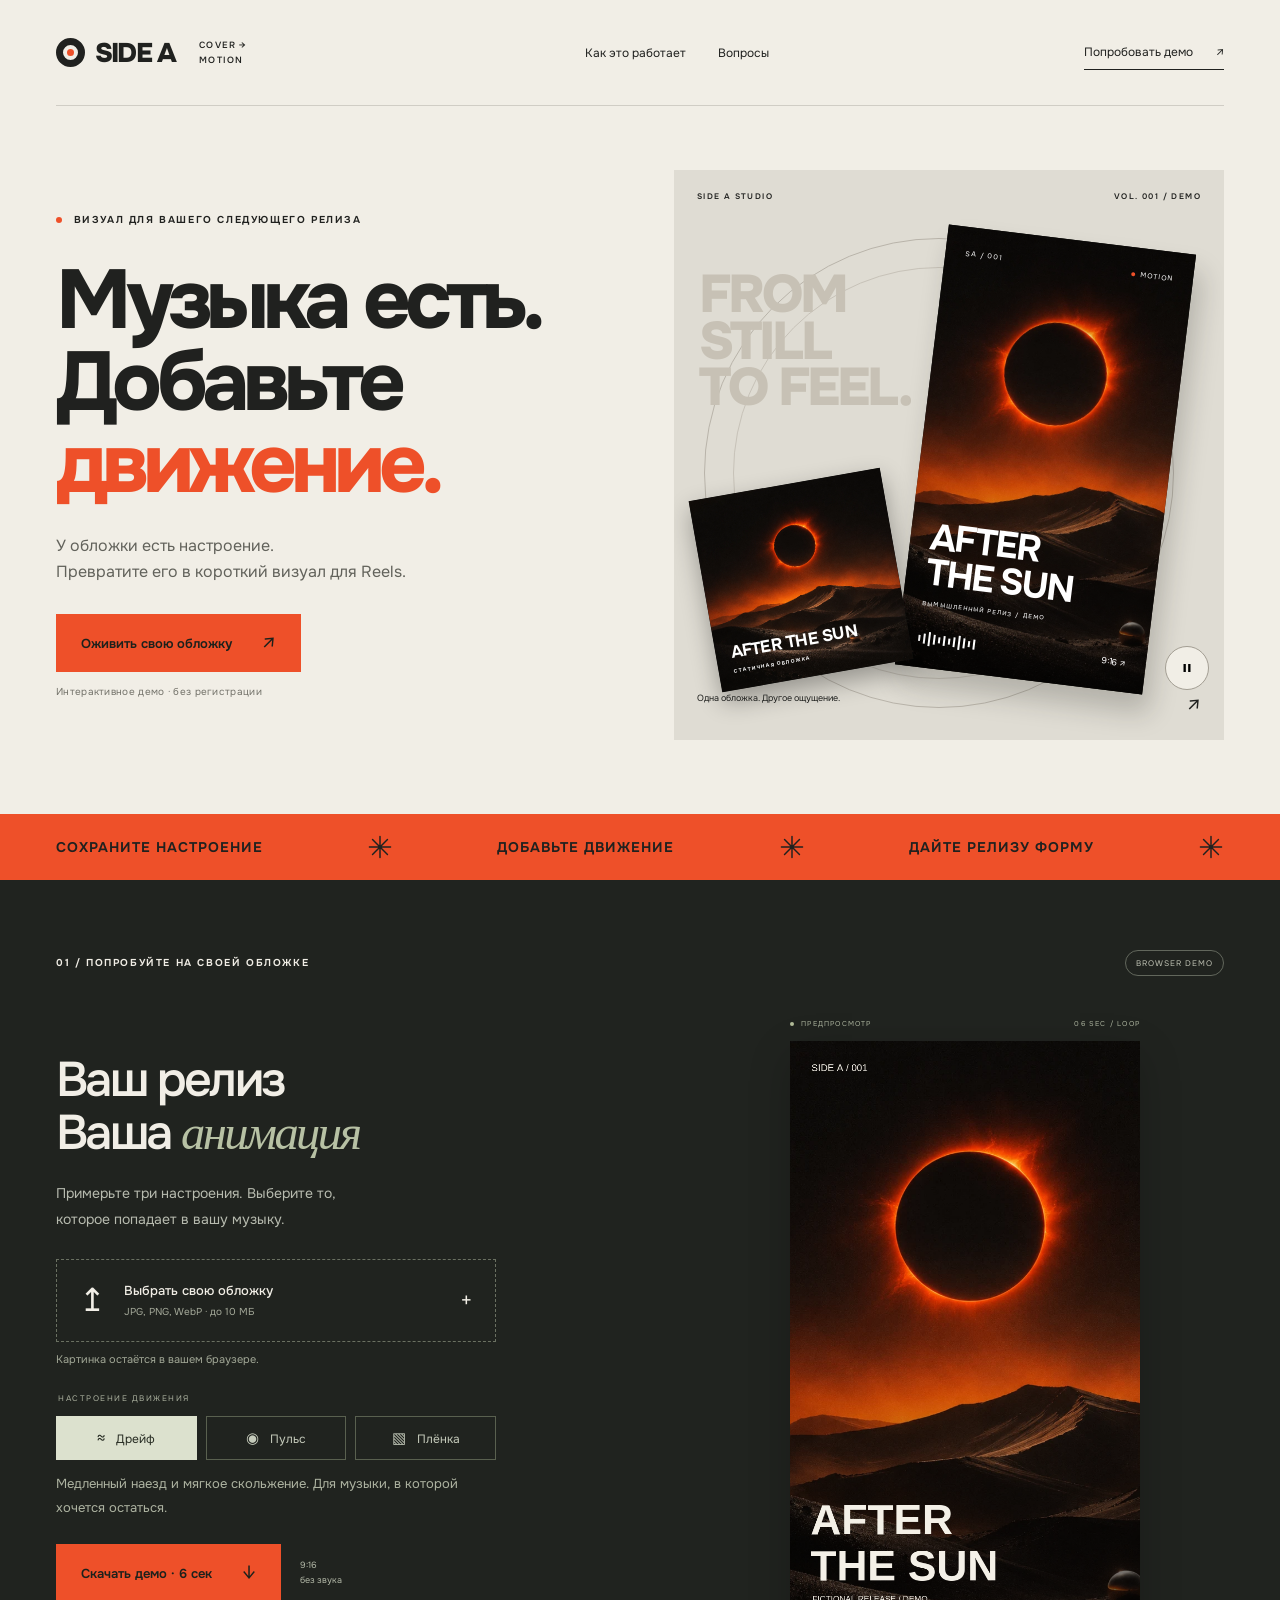
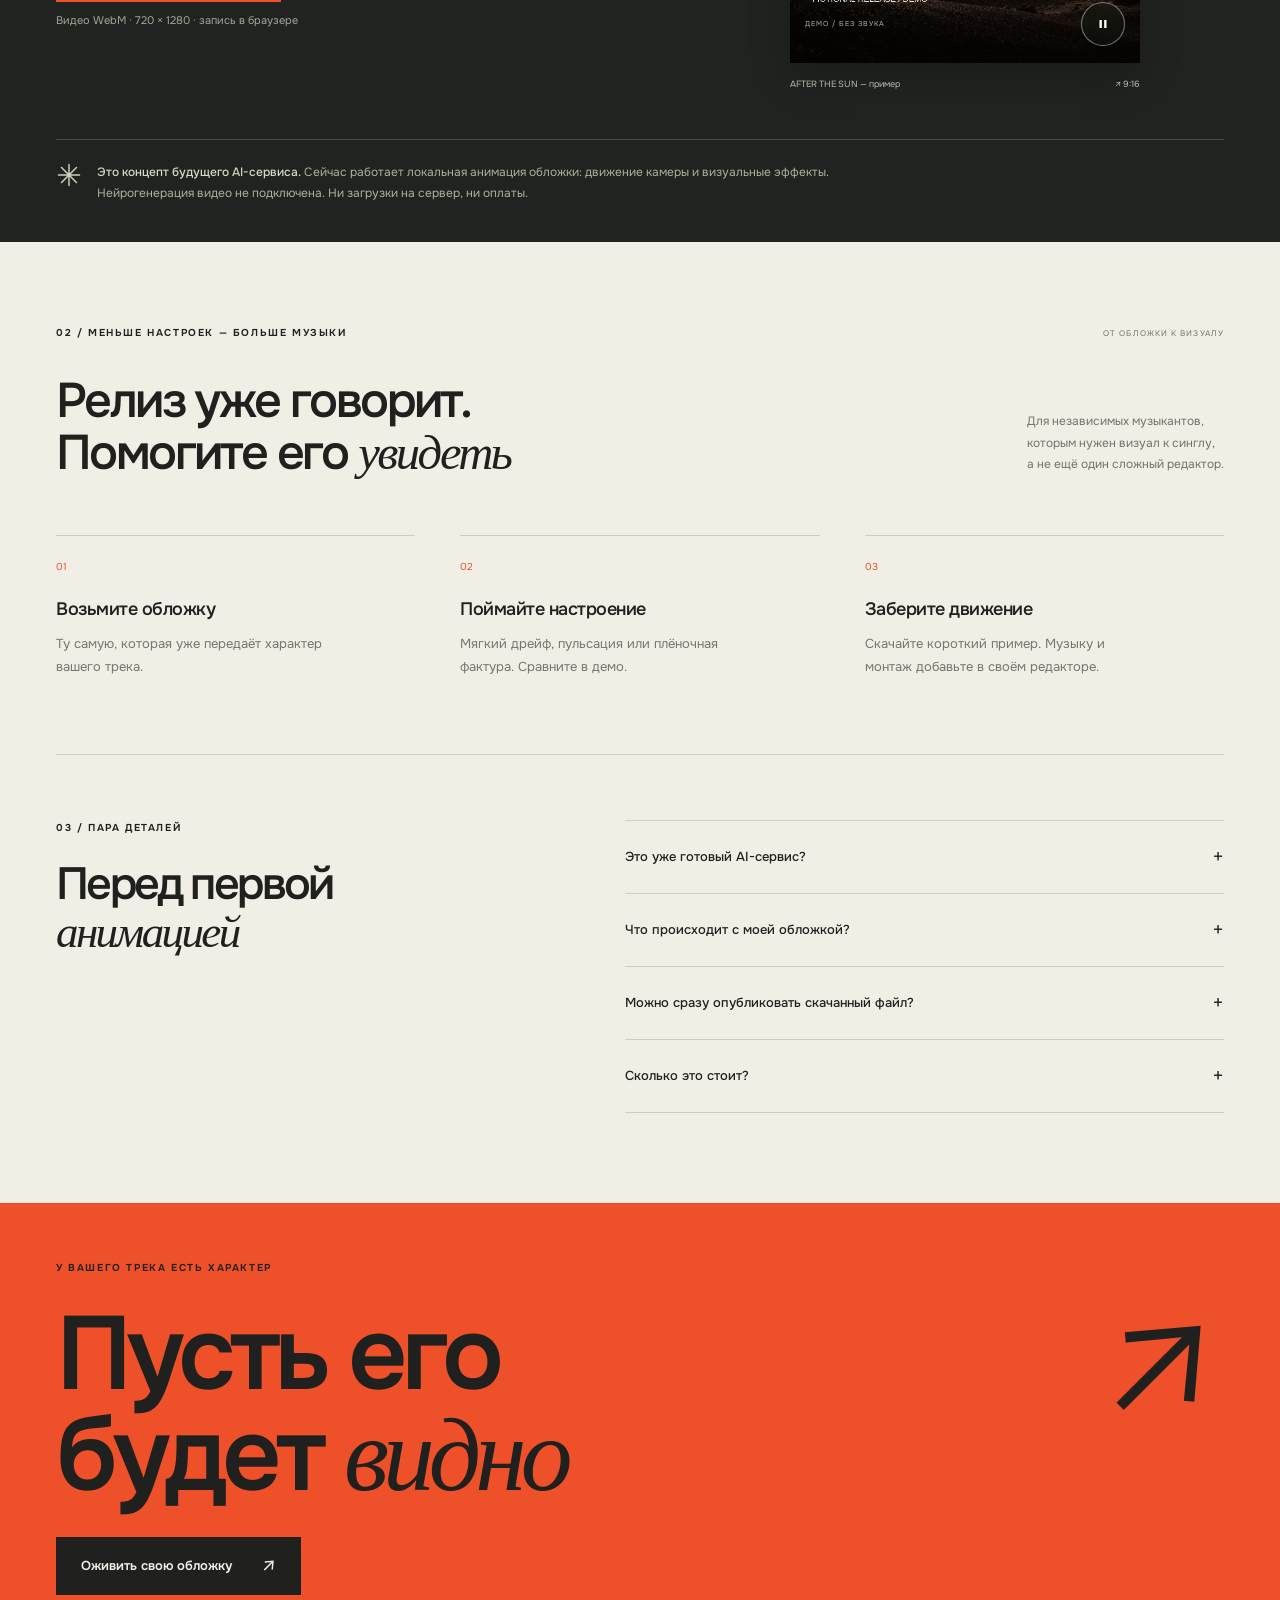
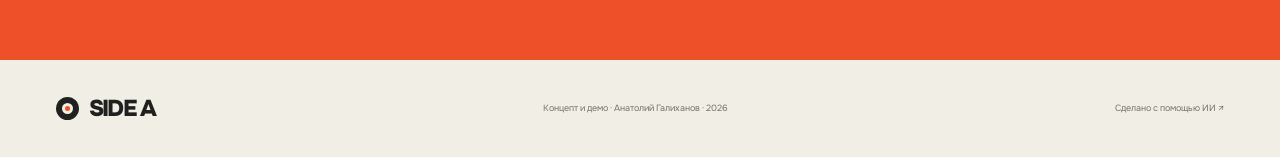
<file: index.html>
<!doctype html>
<html lang="ru"><head>
<meta charset="utf-8"><meta name="viewport" content="width=device-width,initial-scale=1"><meta name="theme-color" content="#f1eee6">
<meta name="description" content="SIDE A — концепт сервиса для музыкантов. Примерьте движение к обложке релиза: локальное демо, три настроения и вертикальный формат.">
<meta property="og:title" content="SIDE A — ваша обложка в движении"><meta property="og:description" content="Музыка есть. Добавьте движение. Интерактивное демо визуала для вашего релиза."><meta property="og:image" content="https://side-a-cover-motion.younggoose259.chatgpt.site/assets/eclipse.webp">
<title>SIDE A — ваша обложка в движении</title><link rel="icon" href="assets/mark.svg" type="image/svg+xml"><link rel="preload" href="assets/eclipse.webp" as="image"><link rel="stylesheet" href="styles.css?v=2"><script src="app.js?v=2" defer></script></head>
<body><a class="skip-link" href="#studio">Перейти к демо</a>
<header class="header wrap" id="top"><a class="brand" href="#top" aria-label="SIDE A — в начало"><span class="record" aria-hidden="true"></span>SIDE A<span class="brand-caption">COVER → MOTION</span></a><nav aria-label="Главная навигация"><a href="#how">Как это работает</a><a href="#questions">Вопросы</a></nav><a class="nav-cta" href="#studio">Попробовать демо <span aria-hidden="true">↗</span></a></header>
<main>
<section class="hero wrap" aria-labelledby="hero-title"><div class="hero-copy"><p class="eyebrow"><span class="status-dot"></span> ВИЗУАЛ ДЛЯ ВАШЕГО СЛЕДУЮЩЕГО РЕЛИЗА</p><h1 id="hero-title">Музыка есть.<br>Добавьте<br><span>движение.</span></h1><p class="hero-description">У обложки есть настроение.<br>Превратите его в короткий визуал для Reels.</p><a class="button primary" href="#studio">Оживить свою обложку <span aria-hidden="true">↗</span></a><p class="microcopy">Интерактивное демо · без регистрации</p></div>
<div class="hero-art" aria-label="Демонстрация: квадратная обложка и анимация в вертикальном формате"><div class="art-index">SIDE A STUDIO <span>VOL. 001 / DEMO</span></div><div class="orbit" aria-hidden="true"></div><div class="art-stamp" aria-hidden="true">FROM<br>STILL<br>TO FEEL.</div><div class="motion-sleeve"><div class="motion-image"></div><div class="motion-shade"></div><div class="sleeve-top"><span>SA / 001</span><span class="live"><i></i> MOTION</span></div><div class="sleeve-title"><span>AFTER</span><span>THE SUN</span><small>ВЫМЫШЛЕННЫЙ РЕЛИЗ / ДЕМО</small></div><div class="sleeve-bottom"><span class="wave" aria-hidden="true"><i></i><i></i><i></i><i></i><i></i><i></i><i></i><i></i><i></i><i></i><i></i><i></i></span><span>9:16 ↗</span></div></div><div class="still-sleeve"><img src="assets/eclipse.webp" alt="Демонстрационная обложка: затмение над чёрными дюнами" width="1254" height="1254"><span>AFTER THE SUN<small>СТАТИЧНАЯ ОБЛОЖКА</small></span></div><div class="format-label">Одна обложка. Другое ощущение. <span>↗</span></div><button class="hero-pause" type="button" aria-pressed="false" aria-label="Приостановить анимацию примера">Ⅱ</button></div></section>
<div class="ribbon" aria-hidden="true"><div><span>СОХРАНИТЕ НАСТРОЕНИЕ</span><b><svg class="asterisk" aria-hidden="true" viewBox="0 0 32 32" fill="none"><path d="M16 3v26M3 16h26M6.8 6.8l18.4 18.4M6.8 25.2 25.2 6.8" stroke="currentColor" stroke-width="1.8" stroke-linecap="round"/></svg></b><span>ДОБАВЬТЕ ДВИЖЕНИЕ</span><b><svg class="asterisk" aria-hidden="true" viewBox="0 0 32 32" fill="none"><path d="M16 3v26M3 16h26M6.8 6.8l18.4 18.4M6.8 25.2 25.2 6.8" stroke="currentColor" stroke-width="1.8" stroke-linecap="round"/></svg></b><span>ДАЙТЕ РЕЛИЗУ ФОРМУ</span><b><svg class="asterisk" aria-hidden="true" viewBox="0 0 32 32" fill="none"><path d="M16 3v26M3 16h26M6.8 6.8l18.4 18.4M6.8 25.2 25.2 6.8" stroke="currentColor" stroke-width="1.8" stroke-linecap="round"/></svg></b></div></div>
<section class="studio" id="studio" aria-labelledby="studio-title"><div class="wrap"><div class="section-heading"><p class="eyebrow">01 / ПОПРОБУЙТЕ НА СВОЕЙ ОБЛОЖКЕ</p><span class="demo-badge">BROWSER DEMO</span></div><div class="studio-grid"><div class="studio-controls"><h2 id="studio-title">Ваш релиз<br>Ваша <em>анимация</em></h2><p class="studio-intro">Примерьте три настроения. Выберите то,<br class="desktop-break"> которое попадает в вашу музыку.</p><input type="file" id="cover-input" accept="image/jpeg,image/png,image/webp" hidden><button class="upload-zone" id="upload-button" type="button"><span class="upload-icon" aria-hidden="true">↥</span><span><strong>Выбрать свою обложку</strong><small>JPG, PNG, WebP · до 10 МБ</small></span><span aria-hidden="true">+</span></button><p class="file-note" id="file-note">Картинка остаётся в вашем браузере.</p><fieldset class="moods"><legend>НАСТРОЕНИЕ ДВИЖЕНИЯ</legend><div class="mood-buttons"><button type="button" data-mood="drift" aria-pressed="true"><span aria-hidden="true">≈</span> Дрейф</button><button type="button" data-mood="pulse" aria-pressed="false"><span aria-hidden="true">◉</span> Пульс</button><button type="button" data-mood="film" aria-pressed="false"><span aria-hidden="true">▧</span> Плёнка</button></div></fieldset><p class="mood-description" id="mood-description">Медленный наезд и мягкое скольжение. Для музыки, в которой хочется остаться.</p><div class="export-row"><button class="button primary" id="export-button" type="button" disabled>Скачать демо · 6 сек <span aria-hidden="true">↓</span></button><span>9:16<br>без звука</span></div><p class="export-note" id="export-note">Видео WebM · 720 × 1280 · запись в браузере</p><p class="feedback" id="feedback" role="status" aria-live="polite"></p><button class="reset-button" id="reset-button" type="button" hidden>Вернуть пример ↺</button></div><div class="studio-preview"><div class="preview-meta"><span><i class="status-dot"></i> ПРЕДПРОСМОТР</span><span>06 SEC / LOOP</span></div><div class="canvas-frame"><canvas id="motion-canvas" width="720" height="1280" role="img" aria-label="Анимированная обложка в вертикальном формате"></canvas><button class="preview-pause" id="preview-pause" type="button" aria-label="Приостановить предпросмотр" aria-pressed="false">Ⅱ</button><span class="preview-watermark">ДЕМО / БЕЗ ЗВУКА</span></div><div class="preview-caption"><span id="preview-caption">AFTER THE SUN — пример</span><span>↗ 9:16</span></div></div></div><div class="honesty-note"><span aria-hidden="true"><svg class="asterisk" aria-hidden="true" viewBox="0 0 32 32" fill="none"><path d="M16 3v26M3 16h26M6.8 6.8l18.4 18.4M6.8 25.2 25.2 6.8" stroke="currentColor" stroke-width="1.8" stroke-linecap="round"/></svg></span><p><strong>Это концепт будущего AI-сервиса.</strong> Сейчас работает локальная анимация обложки: движение камеры и визуальные эффекты. Нейрогенерация видео не подключена. Ни загрузки на сервер, ни оплаты.</p></div></div></section>
<section class="how wrap" id="how" aria-labelledby="how-title"><div class="section-heading"><p class="eyebrow">02 / МЕНЬШЕ НАСТРОЕК — БОЛЬШЕ МУЗЫКИ</p><span class="small-label">ОТ ОБЛОЖКИ К ВИЗУАЛУ</span></div><div class="how-heading"><h2 id="how-title">Релиз уже говорит.<br>Помогите его <em>увидеть</em></h2><p>Для независимых музыкантов,<br>которым нужен визуал к синглу,<br>а не ещё один сложный редактор.</p></div><ol class="steps"><li><span class="step-number">01</span><h3>Возьмите обложку</h3><p>Ту самую, которая уже передаёт характер вашего трека.</p></li><li><span class="step-number">02</span><h3>Поймайте настроение</h3><p>Мягкий дрейф, пульсация или плёночная фактура. Сравните в демо.</p></li><li><span class="step-number">03</span><h3>Заберите движение</h3><p>Скачайте короткий пример. Музыку и монтаж добавьте в своём редакторе.</p></li></ol></section>
<section class="questions wrap" id="questions" aria-labelledby="questions-title"><div><p class="eyebrow">03 / ПАРА ДЕТАЛЕЙ</p><h2 id="questions-title">Перед первой<br><em>анимацией</em></h2></div><div class="faq-list"><details><summary>Это уже готовый AI-сервис?<span aria-hidden="true">+</span></summary><p>Пока это работающий демонстрационный сайт. Он анимирует картинку средствами браузера. Генерация новых сцен и движение объектов с помощью AI — следующий этап концепции.</p></details><details><summary>Что происходит с моей обложкой?<span aria-hidden="true">+</span></summary><p>Она открывается локально в вашем браузере. Мы не отправляем файл на сервер и не сохраняем его после перезагрузки страницы. Выбирайте изображение, на использование которого у вас есть права.</p></details><details><summary>Можно сразу опубликовать скачанный файл?<span aria-hidden="true">+</span></summary><p>Демо скачивается без звука, в формате, который поддерживает ваш браузер: обычно WebM. Для Reels добавьте свою музыку и при необходимости переведите видео в MP4 в редакторе. Доступность записи зависит от браузера.</p></details><details><summary>Сколько это стоит?<span aria-hidden="true">+</span></summary><p>Это демо бесплатно. Платной генерации, подписки и оплаты здесь нет. Стоимость будущего сервиса пока не определена.</p></details></div></section>
<section class="closing"><div class="wrap"><p class="eyebrow">У ВАШЕГО ТРЕКА ЕСТЬ ХАРАКТЕР</p><h2>Пусть его<br>будет <em>видно</em><span aria-hidden="true">↗</span></h2><a class="button dark" href="#studio">Оживить свою обложку <span aria-hidden="true">↗</span></a></div></section></main>
<footer class="wrap footer"><a class="brand" href="#top"><span class="record" aria-hidden="true"></span>SIDE A</a><p>Концепт и демо · Анатолий Галиханов · 2026</p><a href="#studio">Сделано с помощью ИИ ↗</a></footer><noscript><p class="noscript">Для интерактивного демо включите JavaScript. Изображения и описание доступны без него.</p></noscript></body></html>
</file>
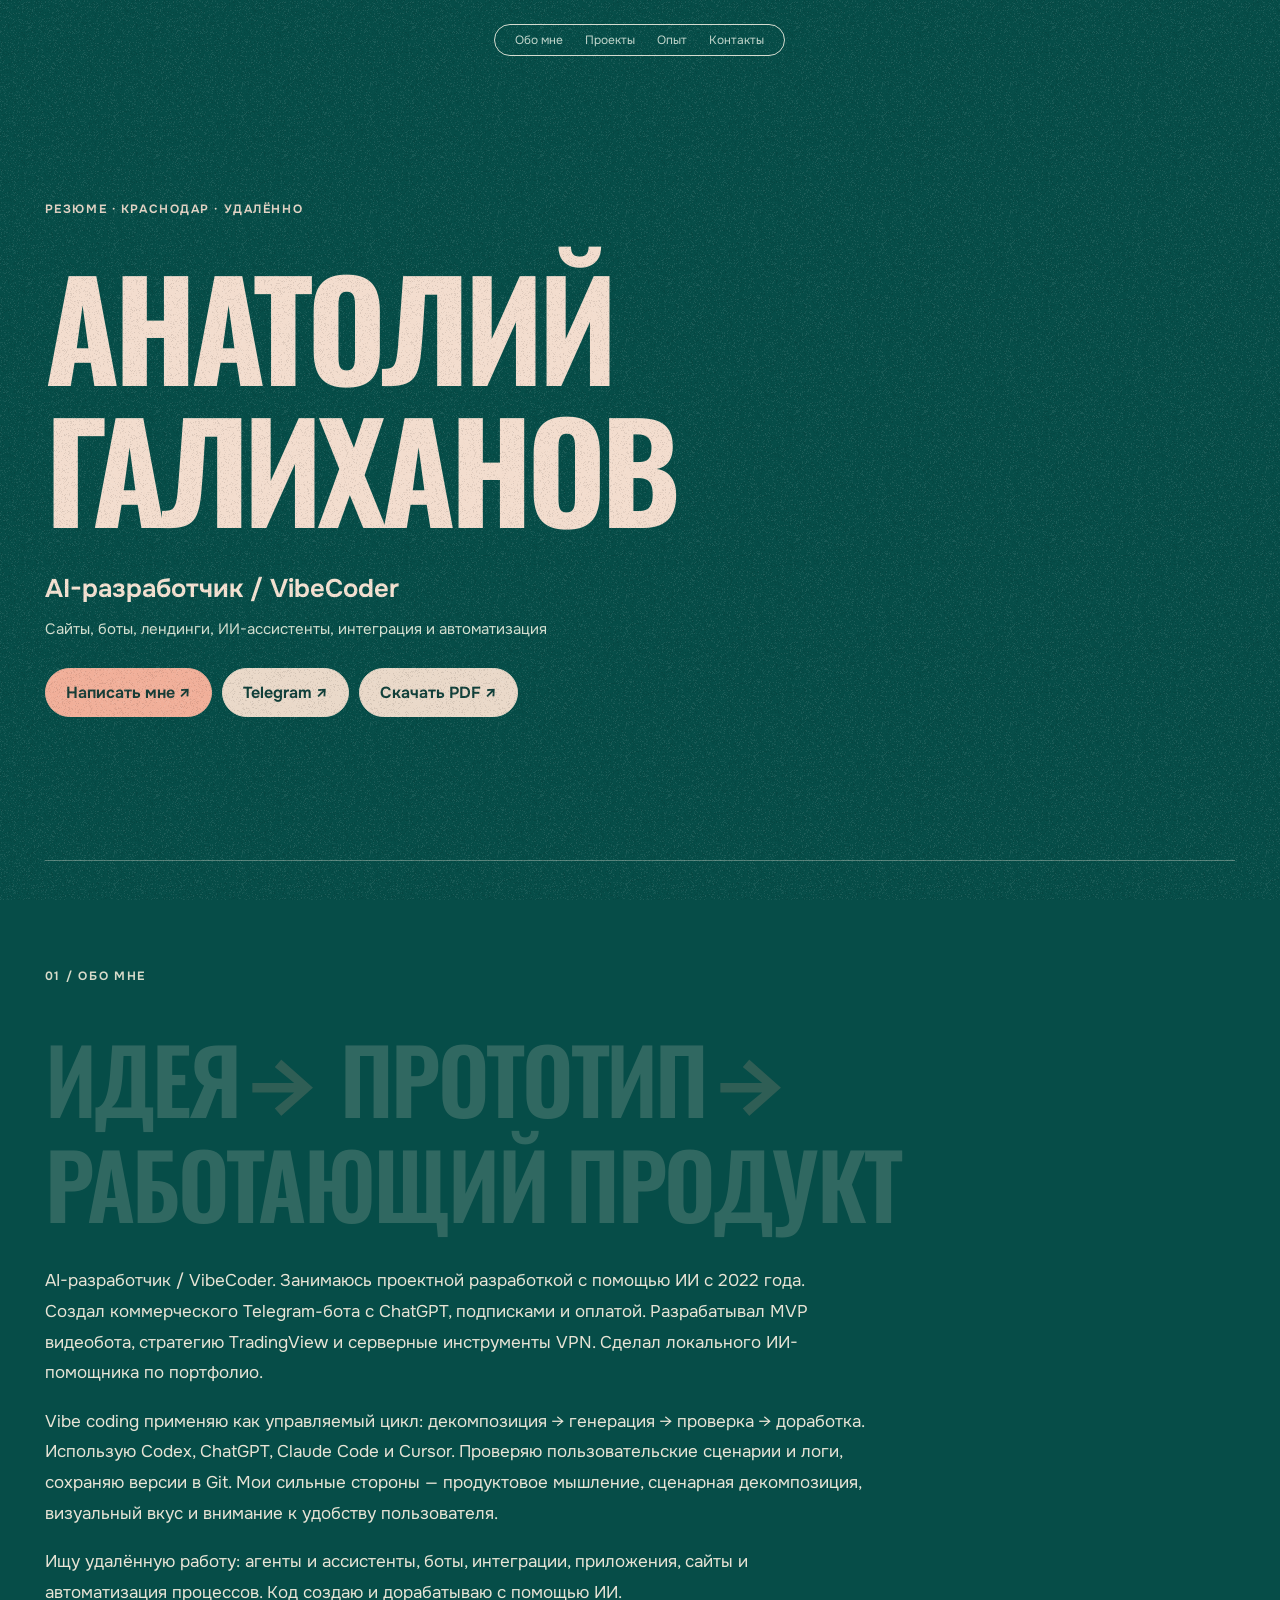
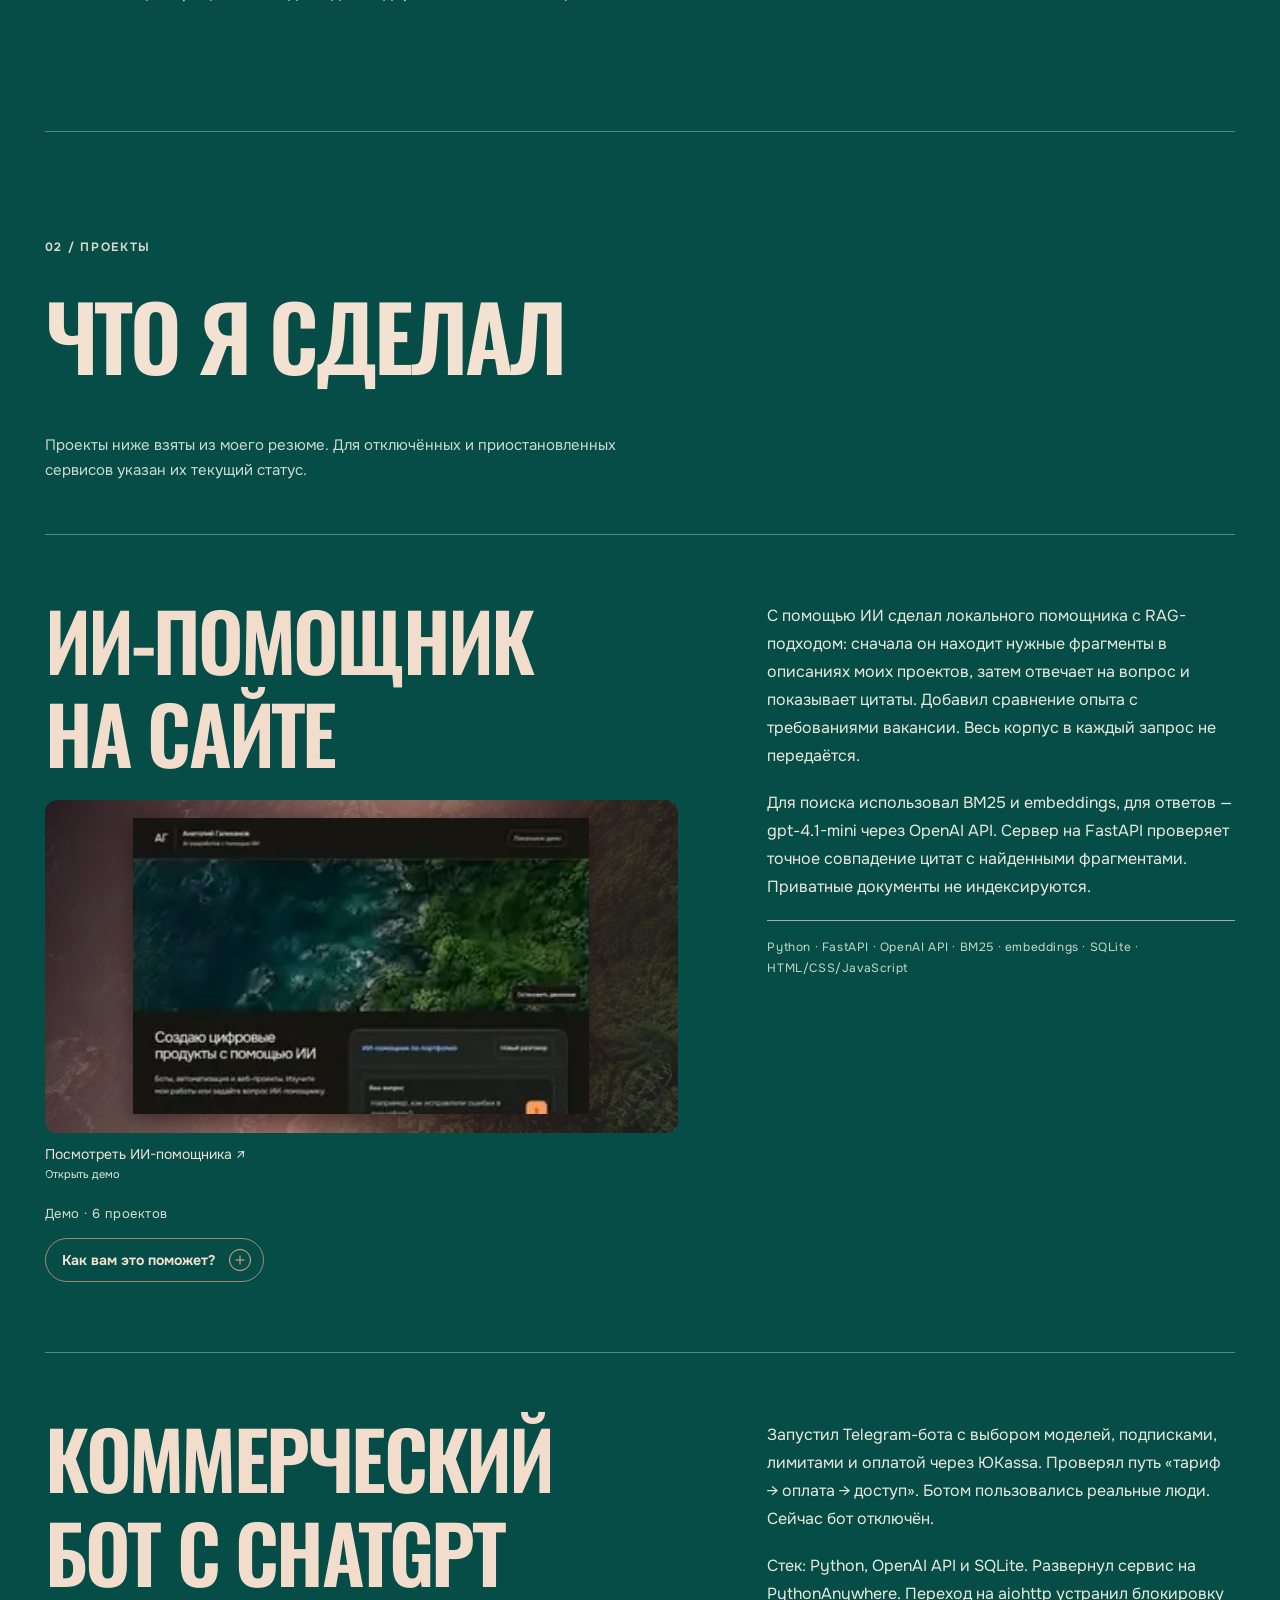
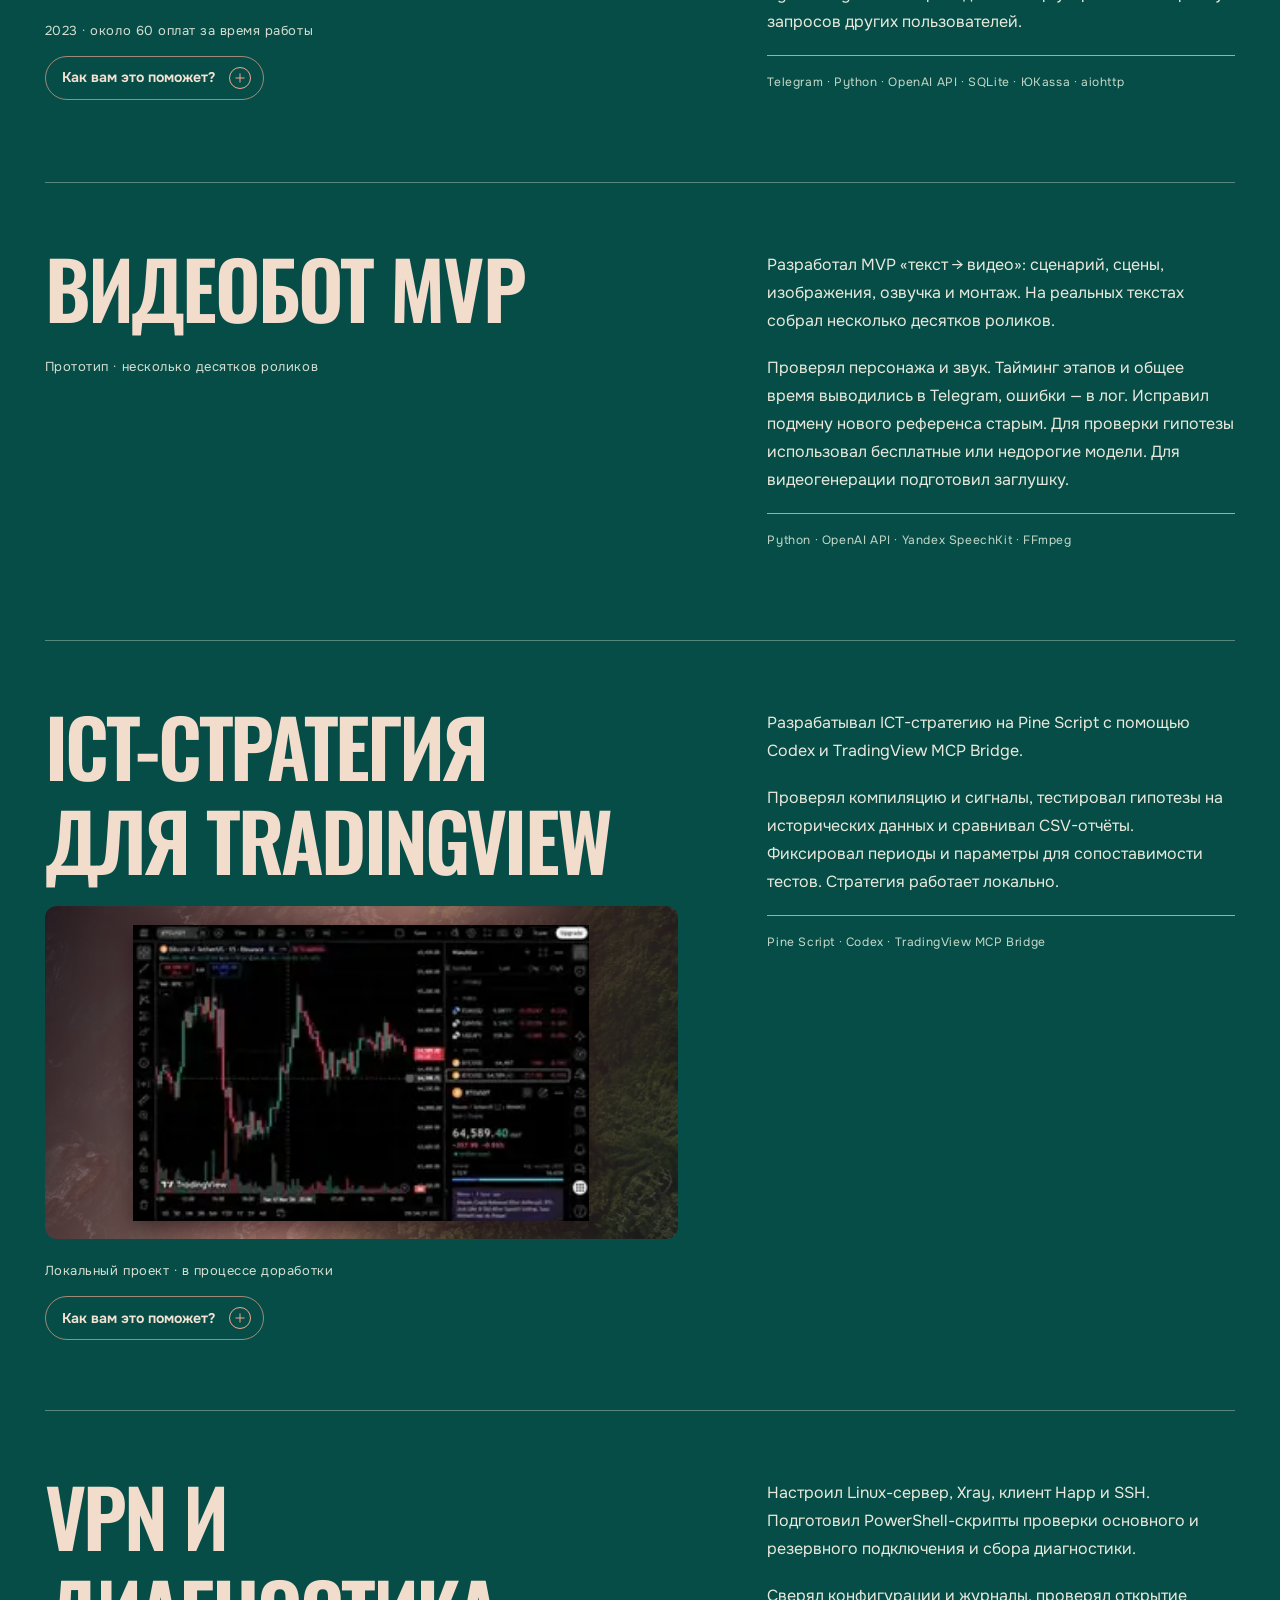
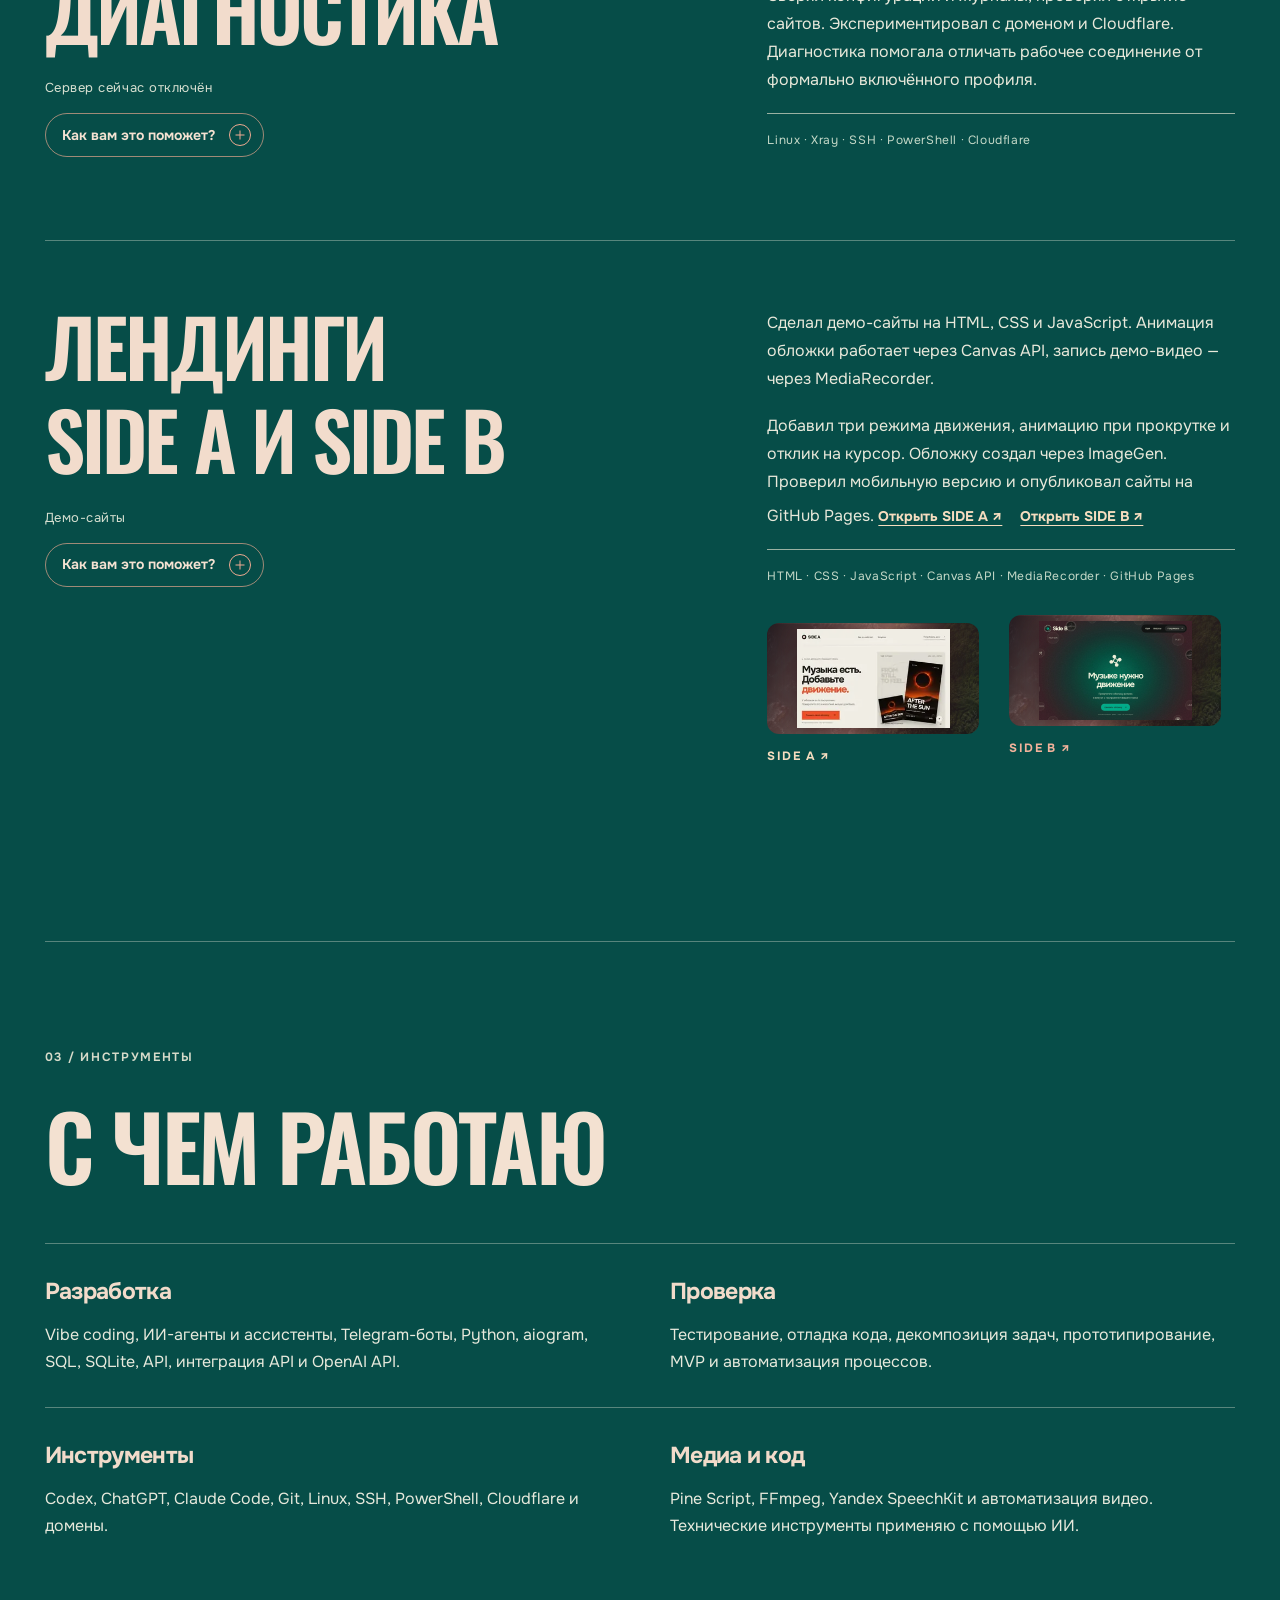
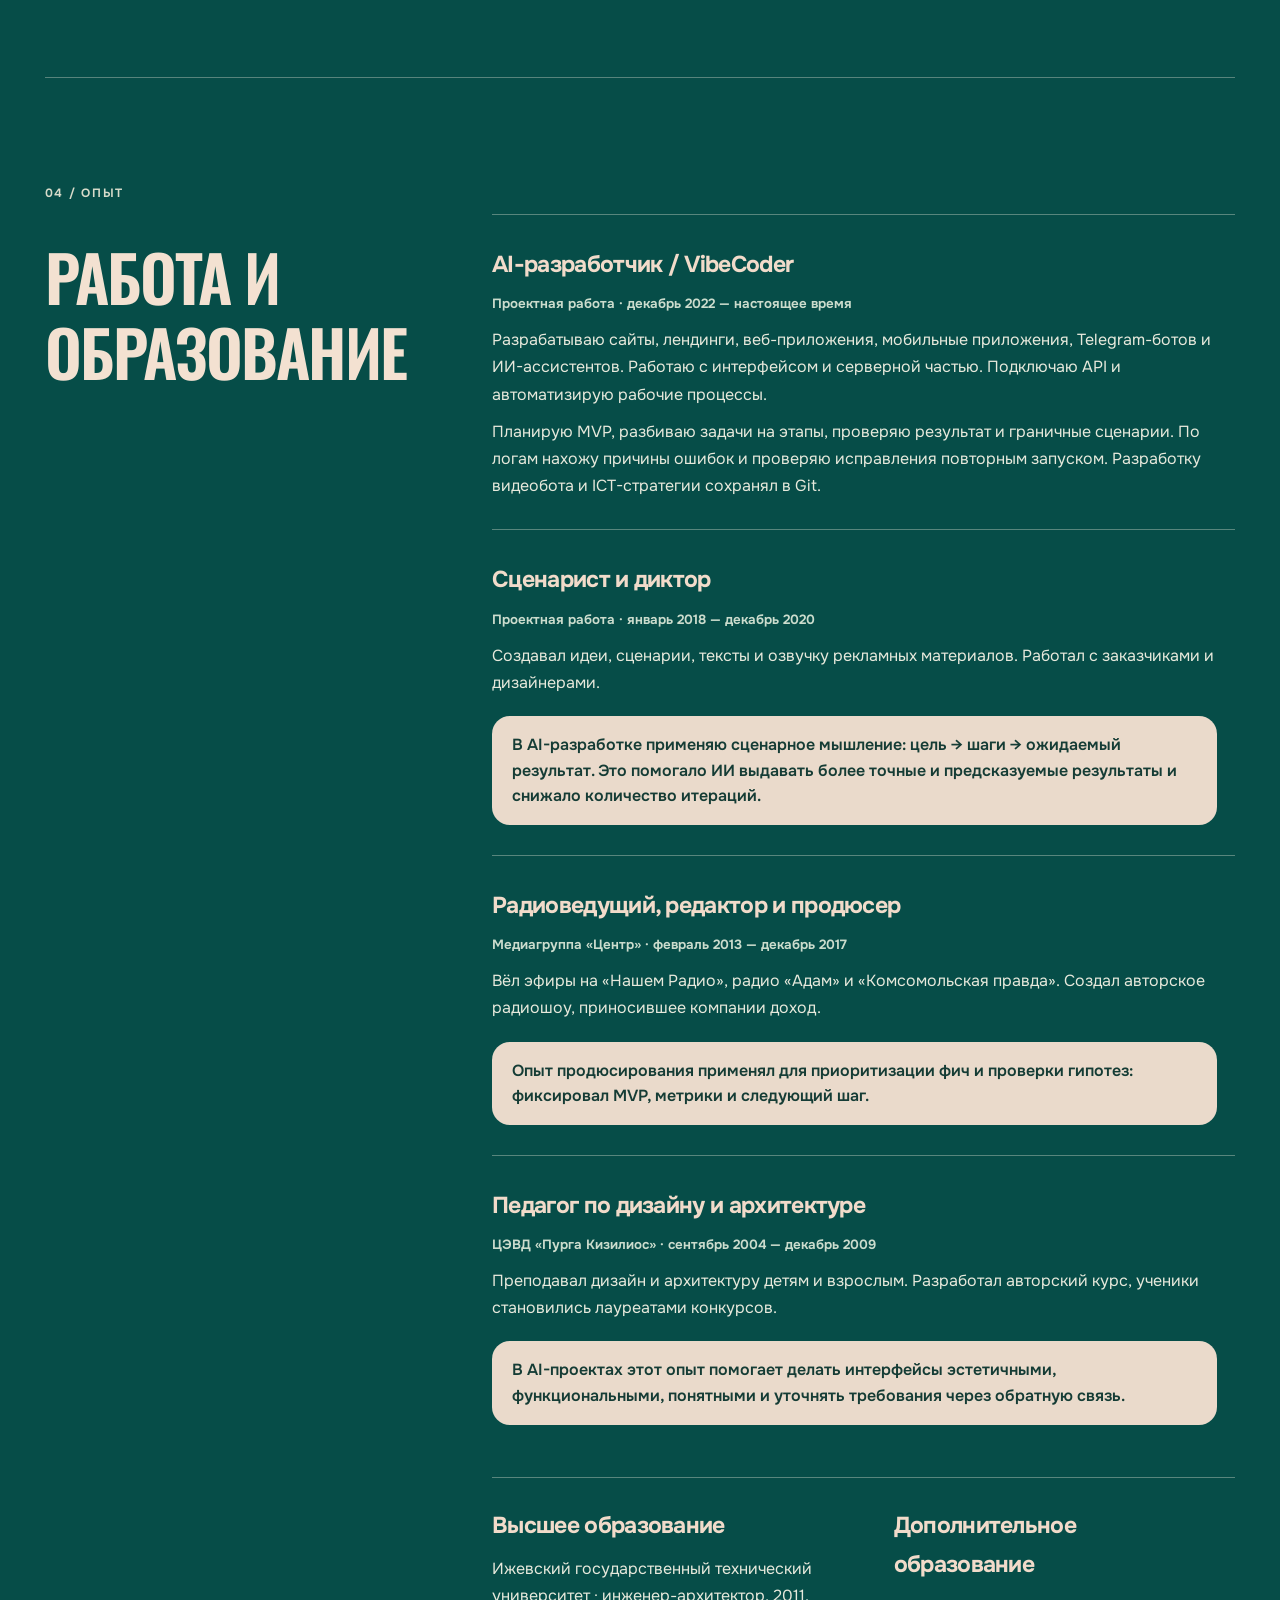
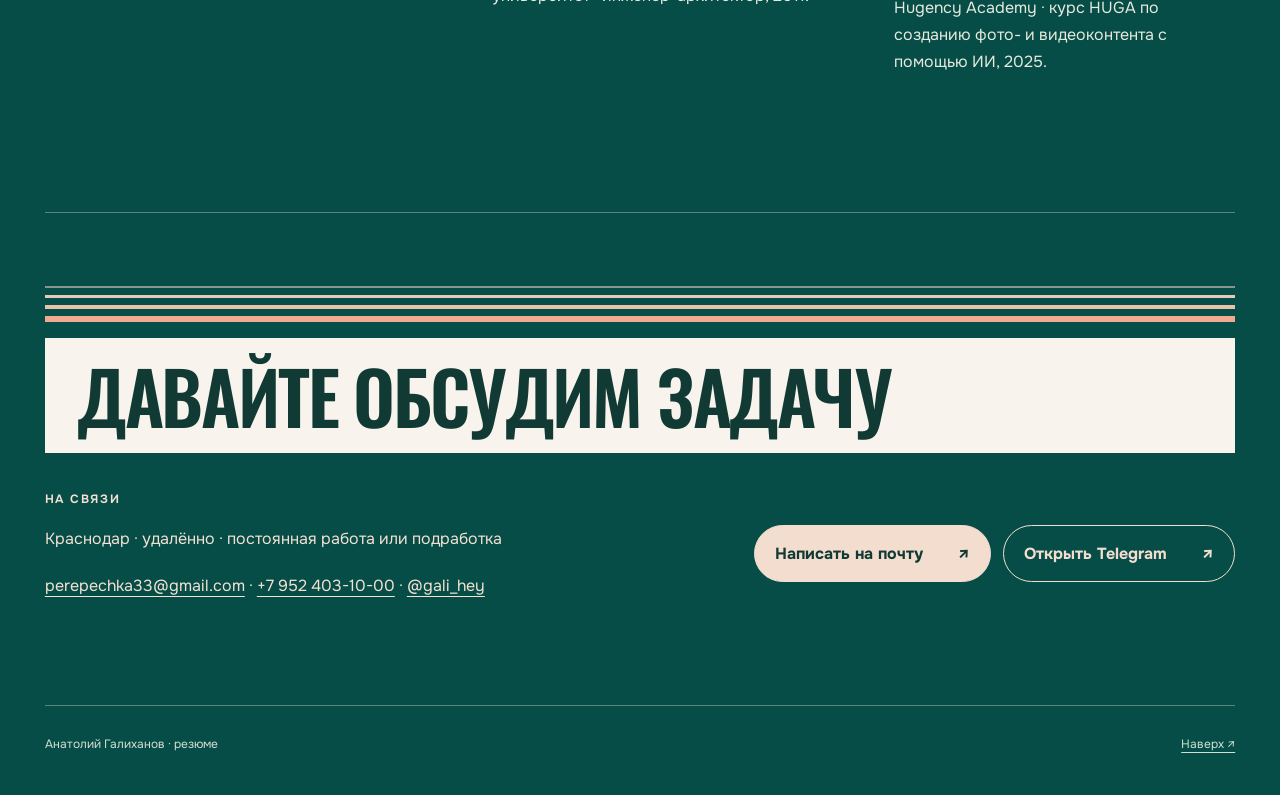
<file: resume/index.html>
<!doctype html>
<html lang="ru"><head><meta charset="utf-8"><meta name="viewport" content="width=device-width,initial-scale=1"><meta name="color-scheme" content="dark"><link rel="icon" href="data:,"><meta name="theme-color" content="#064d48"><meta name="description" content="Анатолий Галиханов — AI-разработчик и VibeCoder. Проекты, инструменты и опыт."><title>Анатолий Галиханов · AI-разработчик / VibeCoder</title><style>
@media screen{html{background:#064d48}}
@media screen and (min-width:701px) and (prefers-reduced-motion:no-preference){
 html[data-signature-pending] .hero .eyebrow{visibility:hidden}
}
</style>
<script>
(function(){
 const root=document.documentElement;
 if(matchMedia('(max-width:700px)').matches){
  if(!location.hash)root.dataset.heroIntro='waiting';
 }else root.setAttribute('data-signature-pending','');
 window.setTimeout(function(){
  if(root.dataset.heroIntro==='waiting')delete root.dataset.heroIntro;
  root.removeAttribute('data-signature-pending');
 },4000);
})();
</script>
<link rel="preload" href="assets/onest.woff2" as="font" type="font/woff2" crossorigin>
<link rel="preload" href="assets/oswald-cyrillic.woff2" as="font" type="font/woff2" crossorigin>
<link rel="preload" href="assets/oswald-latin.woff2" as="font" type="font/woff2" crossorigin>
<style>@font-face{font-family:Onest;src:url(assets/onest.woff2) format('woff2');font-weight:100 900;font-display:swap;unicode-range:U+20-7E,U+A0-A3,U+A5,U+A7-AB,U+AE-B4,U+B6-17F,U+181,U+186-18A,U+18E-194,U+196-199,U+19D,U+1A0-1A1,U+1A4-1A5,U+1AC-1AD,U+1AF-1B0,U+1B2-1B4,U+1B7,U+1CD-1DD,U+1E6-1E7,U+1F0,U+1F8-1F9,U+218-21B,U+237,U+244-245,U+24C-24D,U+300-304,U+306-30C,U+312,U+31B,U+323,U+326-329,U+331,U+401-40C,U+40E-44F,U+451-45C,U+45E-45F,U+490-49D,U+4A0-4A5,U+4AA-4AB,U+4AE-4B3,U+4B6-4BB,U+4C0-4C2,U+4CF-4D9,U+4DC-4DF,U+4E2-4EB,U+4EE-4F5,U+1E04-1E05,U+1E0C-1E0D,U+1E24-1E25,U+1E32-1E3B,U+1E3E-1E3F,U+1E42-1E47,U+1E56-1E57,U+1E5A-1E5D,U+1E62-1E63,U+1E6C-1E6D,U+1E80-1E85,U+1E90-1E93,U+1E9E,U+1EA0-1EF9,U+2009,U+2013-2014,U+2018-201A,U+201C-201E,U+2022,U+2026,U+202F-2030,U+2039-203A,U+2044,U+20AC,U+20B4,U+20B8,U+20BA,U+20BC-20BD,U+2116-2117,U+2122,U+2190-2193,U+2196-2199,U+21A9,U+21B6-21B7,U+21BA-21BB,U+2212}
:root{--paper:#f5f2eb;--ink:#242823;--muted:#626960;--line:#d8dcd0;--green:#1b7356;--orange:#db4a29}
*{box-sizing:border-box}html{scroll-behavior:smooth;scroll-padding-top:28px}body{margin:0;color:var(--ink);background:var(--paper);font-family:Onest,Arial,sans-serif;font-size:17px;line-height:1.75;-webkit-font-smoothing:antialiased}a{color:var(--green);text-decoration-thickness:1px;text-underline-offset:4px}a:hover{text-decoration-thickness:2px}a:focus-visible,summary:focus-visible{outline:3px solid var(--orange);outline-offset:5px}::selection{background:#c7e5cb}.wrap{width:min(1120px,calc(100% - 80px));margin-inline:auto}.topbar{display:flex;align-items:center;justify-content:space-between;gap:24px;padding-block:25px;border-bottom:1px solid var(--line);font-size:13px}.topbar>a{font-weight:750;color:var(--ink);text-decoration:none}.topbar nav{display:flex;flex-wrap:wrap;gap:12px 24px}.topbar nav a{color:var(--muted);text-decoration:none}.topbar nav a:hover{color:var(--green)}.hero{padding-block:55px 32px}.eyebrow{font-size:12px;letter-spacing:1.3px;text-transform:uppercase;font-weight:650;color:var(--green);margin:0 0 15px}.hero h1{font-size:clamp(40px,5.5vw,68px);line-height:1.08;letter-spacing:-3px;margin:0 0 22px;font-weight:750}.hero .intro{font-size:20px;line-height:1.55;max-width:700px;margin:0 0 12px}.role{color:var(--muted);font-size:14px;margin:0}.section{padding-block:48px;border-top:1px solid var(--line)}.section-title{font-size:32px;line-height:1.2;letter-spacing:-1.1px;margin:0 0 25px;font-weight:700}.section-index{display:block;color:var(--green);letter-spacing:1.5px;font-size:11px;font-weight:650;margin-bottom:11px}.landing-section{padding-top:10px;border:0}.landing-section>.section-title{font-size:21px;margin-bottom:18px;letter-spacing:-.4px}.landing-grid{display:grid;grid-template-columns:1fr 1fr;gap:24px}.landing-card{display:block;overflow:hidden;border:1px solid #d6d7ce;border-radius:18px;background:#eee9dd;color:var(--ink);text-decoration:none;transition:transform .2s,box-shadow .2s}.landing-card:hover{transform:translateY(-4px);box-shadow:0 12px 30px #17271b12;text-decoration:none}.landing-card .card-copy{padding:26px 28px 23px}.card-tag{display:block;font-size:11px;letter-spacing:1.5px;font-weight:650;color:#984128;margin-bottom:12px}.landing-card h3{display:flex;align-items:center;justify-content:space-between;gap:12px;font-size:30px;line-height:1.25;letter-spacing:-1px;margin:0 0 12px;font-weight:750}.card-name{text-decoration:underline;text-decoration-color:#c3b3a4;text-decoration-thickness:1px;text-underline-offset:7px}.open-icon{display:grid;place-items:center;border-radius:50%;background:var(--orange);color:#fff;width:42px;height:42px;flex-shrink:0}.open-icon svg{width:21px;height:21px}.landing-card p{font-size:14px;line-height:1.6;margin:0;color:#5e625b}.landing-card img{display:block;width:100%;height:auto;aspect-ratio:16/10;object-fit:cover;object-position:center 30%;border-top:1px solid #0000000f}.landing-card.b{background:#15221c;color:#f2f1df;border-color:#304437}.landing-card.b .card-tag{color:#60d7b4}.landing-card.b p{color:#bcc9b6}.landing-card.b .open-icon{color:#102019;background:#53d6b1}.landing-card.b .card-name{text-decoration-color:#526855}.story-note{max-width:790px;margin-top:30px}.story-note p{margin:0 0 14px}.demo-note{border-left:3px solid #83aa89;padding:2px 0 2px 20px;color:var(--muted);font-size:15px}.reading{max-width:790px}.reading p{margin:0 0 18px}.research-intro{max-width:850px}.research-intro p:last-child{font-size:14px;color:var(--muted)}.app{display:grid;grid-template-columns:230px minmax(0,1fr);gap:50px;padding-top:34px;margin-top:35px;border-top:1px solid var(--line)}.app-heading{position:relative}.app-heading h3{font-size:27px;line-height:1.25;letter-spacing:-.8px;margin:0 0 12px;font-weight:700;overflow-wrap:anywhere}.rank{font-size:12px;line-height:1.6;color:var(--green);margin:0}.app-body p{margin:0 0 19px}.app-body p:has(>strong:only-child){margin-top:26px;margin-bottom:6px;font-size:14px;font-weight:650}.app-body p:first-child{margin-top:0}.app-body strong{font-weight:650}.app-body a{font-size:14px}.idea{padding:34px 38px;background:#e4eddf;border:1px solid #cfdcc8;border-radius:16px}.idea p:last-child{margin-bottom:0}.about-layout{display:grid;grid-template-columns:230px minmax(0,1fr);gap:50px}.about-label{font-size:13px;color:var(--muted);max-width:170px;margin:0}.tools-intro{max-width:790px}.tools-intro p{margin-top:0}.prompt-list{margin-top:28px;max-width:900px}.prompt-list details{border-bottom:1px solid var(--line)}.prompt-list details:first-child{border-top:1px solid var(--line)}summary{cursor:pointer;padding:20px 34px 20px 0;list-style:none;position:relative;font-weight:650;font-size:17px;line-height:1.5}summary::-webkit-details-marker{display:none}summary:after{content:'+';position:absolute;right:2px;top:16px;font-size:27px;font-weight:400}.prompt-list details[open] summary:after{content:'−'}.prompt-content{padding-bottom:25px;max-width:800px;font-size:15px}.prompt-content p{margin-top:0}.prompt-content blockquote{margin:15px 0;border-left:3px solid #84ab90;padding:4px 0 4px 20px;color:#485947}.prompt-content pre{font-family:Consolas,monospace;font-size:13px;line-height:1.7;background:#eaece5;padding:20px;white-space:pre-wrap;overflow-wrap:anywhere;border-radius:8px}.prompt-content a{overflow-wrap:anywhere}.footer{padding-block:28px 40px;border-top:1px solid var(--line);display:flex;justify-content:space-between;gap:20px;font-size:12px;color:var(--muted)}.footer p{margin:0}.skip{position:absolute;left:15px;top:10px;transform:translateY(-200%);background:var(--ink);color:#fff;padding:10px;z-index:5}.skip:focus{transform:none}
@media(max-width:850px){.wrap{width:calc(100% - 48px)}.app,.about-layout{grid-template-columns:180px minmax(0,1fr);gap:28px}.landing-card .card-copy{padding:23px 22px}.landing-card h3{font-size:25px}.open-icon{width:36px;height:36px}.hero{padding-top:38px}}
@media(max-width:620px){body{font-size:16px;line-height:1.75}.wrap{width:calc(100% - 40px)}.topbar{display:block;padding-block:19px}.topbar nav{margin-top:12px;gap:8px 18px;font-size:12px}.hero{padding-block:32px 24px}.hero h1{font-size:40px;letter-spacing:-1.8px;margin-bottom:19px}.hero .intro{font-size:18px;line-height:1.55}.role{font-size:12px}.eyebrow{font-size:10px;letter-spacing:1px}.landing-grid{grid-template-columns:1fr;gap:20px}.landing-card .card-copy{padding:23px 20px}.landing-card h3{font-size:26px}.landing-card img{aspect-ratio:16/9}.section{padding-block:36px}.landing-section{padding-top:0}.section-title{font-size:28px;letter-spacing:-.8px}.landing-section>.section-title{font-size:20px}.story-note{margin-top:25px}.demo-note{font-size:14px;padding-left:16px}.app{display:block;padding-top:27px;margin-top:28px}.app-heading h3{font-size:26px;margin-bottom:8px}.app-heading{margin-bottom:22px}.rank{font-size:12px}.app-body p:has(>strong:only-child){font-size:14px}.app-body a{font-size:14px}.about-layout{display:block}.about-label{margin-bottom:20px;max-width:none}.idea{padding:27px 22px;border-radius:12px}.idea .section-title{font-size:26px}.prompt-content{font-size:14px}.prompt-content pre{padding:16px;font-size:12px}.footer{display:block;font-size:11px}.footer p{margin-bottom:10px}}
@media(prefers-reduced-motion:reduce){html{scroll-behavior:auto}.landing-card{transition:none}.landing-card:hover{transform:none}}
.quick-links{display:none}
@media(max-width:620px){.quick-links{display:grid;grid-template-columns:1fr 1fr;gap:10px;margin-top:23px}.quick-links a{display:flex;align-items:center;justify-content:center;gap:7px;min-height:48px;padding:12px 9px;border-radius:7px;background:#ebe2d5;color:#753e28;font-size:12.5px;font-weight:700;text-decoration:none;white-space:nowrap}.quick-links a:last-child{background:#193e2d;color:#f3f2e4}.quick-links svg{width:12px;height:12px;flex-shrink:0}.landing-card h3{font-size:clamp(20px,6.6vw,26px)}}
@media print{body{background:#fff;font-size:11pt}.wrap{width:100%;max-width:none}.topbar nav,.skip,.quick-links{display:none}.hero{padding-top:25px}.hero h1{font-size:34pt}.landing-card{break-inside:avoid}.landing-card img{max-height:200px}.section{padding-block:25px}.app{display:block}.app-heading{margin-bottom:20px}.app,.reading p{orphans:3;widows:3}.footer{padding-bottom:0}a{color:inherit}.prompt-list details{display:block}}
</style><style>
html{scroll-behavior:smooth}.resume-contact{display:flex;flex-wrap:wrap;gap:10px;margin-top:28px}.resume-contact a{display:inline-flex;align-items:center;min-height:44px;padding:11px 16px;background:#20211f;color:#f5f2eb;border-radius:999px;text-decoration:none;font-weight:650}.resume-contact a:hover{background:#ee5029;color:#fff}.resume-contact a.primary{background:#ee5029;color:#fff}.project{margin-top:15px}.project-tools{font-size:12px;letter-spacing:.02em;color:#786f65}.project .app-body a{display:inline-block;margin:8px 14px 0 0;font-weight:700;color:#d74321}.resume-grid{display:grid;grid-template-columns:1fr 1fr;gap:22px}.resume-grid>div{background:#fff;border:1px solid #ded8cb;border-radius:16px;padding:24px}.resume-grid h3{margin:0 0 10px}.resume-grid p{margin:0}.timeline{display:grid;gap:12px}.timeline article{padding:20px 23px;background:#fff;border:1px solid #ded8cb;border-radius:16px}.timeline h3{margin:0 0 5px;font-size:20px}.timeline small{color:#806e60;font-weight:650}.timeline p{margin:10px 0 0}.section .reading{max-width:900px}@media(max-width:700px){.resume-grid{grid-template-columns:1fr}.resume-contact a{width:100%;justify-content:center}.project .app-heading{display:block}}

.resume-contact .contact-action{position:relative}.resume-contact button.primary{display:inline-flex;align-items:center;min-height:44px;padding:11px 16px;background:#ee5029;color:#fff;border:0;border-radius:999px;font:inherit;font-weight:650;cursor:pointer}.resume-contact button.primary:hover{background:#ca401c}.contact-popover{position:absolute;z-index:20;top:calc(100% + 12px);left:0;width:min(390px,calc(100vw - 40px));padding:20px;background:#fff;color:#20211f;border:1px solid #ded8cb;border-radius:16px;box-shadow:0 18px 40px #20211f25}.contact-popover[hidden]{display:none}.contact-email-row{display:flex;align-items:center;gap:8px;flex-wrap:wrap}.contact-email-row>span{font-size:14px;overflow-wrap:anywhere}.contact-email-row button{display:inline-flex;gap:6px;align-items:center;padding:9px 11px;border:1px solid #d8d1c5;border-radius:9px;background:#f5f2eb;color:#20211f;cursor:pointer;font:600 12px Onest,Arial,sans-serif}.contact-email-row button:hover{border-color:#ee5029}.contact-email-row svg{width:17px;height:17px}.contact-popover .copy-status{margin:12px 0 8px;color:#72685e;font-size:12px}.contact-popover .copy-status.success{color:#187b57;font-weight:700}.contact-popover .copy-status:empty{display:none}@media(max-width:700px){.resume-contact .contact-action,.resume-contact button.primary{width:100%;justify-content:center}.contact-popover{left:0}}
.timeline .experience-transfer{display:block;margin-top:14px;padding:12px 16px;background:#f8ead7;border-left:3px solid #ee5029;border-radius:0 9px 9px 0;color:#283029;font-weight:650;line-height:1.6}</style><style>
@font-face{font-family:Oswald;src:url(assets/oswald-cyrillic.woff2) format('woff2');font-weight:400 700;font-display:swap;unicode-range:U+0301,U+0400-045F,U+0490-0491,U+04B0-04B1,U+2116}
@font-face{font-family:Oswald;src:url(assets/oswald-latin.woff2) format('woff2');font-weight:400 700;font-display:swap;unicode-range:U+0000-00FF,U+0131,U+0152-0153,U+02BB-02BC,U+02C6,U+02DA,U+02DC,U+0304,U+0308,U+0329,U+2000-206F,U+20AC,U+2122,U+2191,U+2193,U+2212,U+2215,U+FEFF,U+FFFD}
:root{--ink:#efd8c7;--muted:#c1d5cb;--line:#8aaea2;--green:#cde2d0;--orange:#f0d8c6}
html{scroll-behavior:smooth}body{background:#064d48;color:#f3e1d1;font-family:Onest,sans-serif;font-size:16px;line-height:1.7}
body:after{content:"";position:fixed;inset:0;z-index:3;pointer-events:none;opacity:.075;background-image:url("data:image/svg+xml,%3Csvg viewBox='0 0 180 180' xmlns='http://www.w3.org/2000/svg'%3E%3Cfilter id='n'%3E%3CfeTurbulence type='fractalNoise' baseFrequency='.8' numOctaves='3' stitchTiles='stitch'/%3E%3C/filter%3E%3Crect width='100%25' height='100%25' filter='url(%23n)' opacity='.45'/%3E%3C/svg%3E")}
.wrap{max-width:none;width:calc(100% - 7vw)}.topbar{position:relative;display:flex;justify-content:center;gap:50px;padding:24px 0;border:0;z-index:5}.topbar>a{font-size:11px;letter-spacing:.16em;color:#e7d8c8}.topbar nav{display:flex;justify-content:center;gap:22px;padding:5px 20px;border:1px solid #d5dcd0;border-radius:30px;font-size:12px}.topbar a{color:#f1e2d5;text-decoration:none}.topbar a:hover{color:#c0ddc9}
.hero{min-height:min(780px,calc(100svh - 100px));display:flex;flex-direction:column;justify-content:center;padding:50px 0 75px;position:relative;overflow:hidden}.hero .eyebrow{color:#e3d4c5;font-size:12px;letter-spacing:.13em}.hero h1{font-family:Oswald,Onest,sans-serif;font-weight:700;font-size:clamp(64px,12vw,190px);line-height:.84;letter-spacing:-.045em;margin:20px 0 35px;color:#f3ddce;text-transform:uppercase;max-width:100%;overflow-wrap:normal}.hero .intro{font-size:clamp(18px,2vw,26px);font-weight:650;max-width:600px;line-height:1.2;margin:0}.hero .role{color:#d5e0d1;font-size:15px;margin-top:12px}.hero:after{content:'↓';position:absolute;right:2%;bottom:75px;display:grid;place-items:center;border:1px solid #dfd5c6;width:74px;height:74px;border-radius:50%;font-size:32px;animation:bob 3s cubic-bezier(.45,.05,.25,1) infinite alternate}
.resume-contact{margin-top:26px;gap:10px}.resume-contact a,.resume-contact button.primary{background:#ead9c9;color:#103f39;border:1px solid #ead9c9;min-height:48px;padding:10px 20px;transition:transform .4s cubic-bezier(.22,1,.36,1),background .4s cubic-bezier(.22,1,.36,1)}.resume-contact a:hover,.resume-contact button.primary:hover{background:transparent;color:#f2e3d4;transform:translateY(-3px)}.contact-popover{color:#202b24}.contact-popover .contact-email-row button{color:#202b24}
.section{padding:105px 0;border-top:1px solid #a8bcb080}.section-index{color:#d7dbca;letter-spacing:.14em;font-size:12px}.section-title{font-family:Oswald,Onest,sans-serif;font-weight:600;text-transform:uppercase;font-size:clamp(52px,7vw,105px);line-height:.95;letter-spacing:-.03em;max-width:1000px;margin:25px 0 45px}.section .reading{color:#e8e4d6;max-width:820px;font-size:17px}.section .reading p{line-height:1.8}
#projects>.reading{font-size:15px;max-width:600px;color:#c9dace;margin-bottom:50px}.project{position:relative;margin:0;padding:58px 0 70px;border-top:1px solid #9eb7aa8a;display:grid;grid-template-columns:minmax(0,1.15fr) minmax(300px,.85fr);gap:7vw;min-height:330px}.project .app-heading h3{font-family:Oswald,Onest,sans-serif;text-transform:uppercase;font-weight:600;font-size:clamp(43px,6.2vw,95px);line-height:.96;letter-spacing:-.035em;overflow-wrap:normal;color:#f2dccc;max-width:700px;text-wrap:balance}.rank{font-size:13px;color:#d6dfd0;margin-top:22px;letter-spacing:.04em}.app-body{align-self:end;max-width:600px}.app-body p{color:#e9e9db;font-size:16px;line-height:1.75}.project-tools{color:#c5d9c8!important;font-size:12px!important;letter-spacing:.05em;border-top:1px solid #9ab1a2;padding-top:16px}.project .app-body a{color:#f6ddbf;text-decoration-thickness:1px;text-underline-offset:4px}.project:nth-of-type(even) .app-heading{padding-left:8%}.project:nth-of-type(even) .app-body{padding-left:4%}.project:before{content:'✳';position:absolute;right:0;top:35px;color:#d6dfce;font-size:30px;animation:turn 18s linear infinite}.project:nth-of-type(2):before{content:'◉'}.project:nth-of-type(3):before{content:'↗'}.project:nth-of-type(4):before{content:'⌁'}
.resume-grid{display:grid;grid-template-columns:1fr 1fr;gap:0}.resume-grid>div,.timeline article{background:transparent;border:0;border-top:1px solid #9eb7aa8a;border-radius:0;padding:28px 18px 32px 0;box-shadow:none}.resume-grid>div:nth-child(2n){padding-left:30px}.resume-grid h3,.timeline h3{font-size:23px;color:#f1dbca;letter-spacing:-.03em}.resume-grid p,.timeline p{color:#e7e9dc;max-width:70ch}.timeline small{color:#cbdccd}.timeline .experience-transfer{background:#e2d5c2;color:#153c35;border:0;border-radius:0;padding:16px 20px;margin-top:20px;font-weight:600}.timeline{gap:0}.timeline article{padding-block:30px}.contact-popover .copy-status{color:#294c38}.footer{border-top:1px solid #9eb7aa8a;color:#d4dfd0}#contacts a{color:#f6e1cc;text-underline-offset:5px}
a:focus-visible,button:focus-visible{outline:3px solid #f5d1b4;outline-offset:5px}.project,.section-title{transition:opacity .9s cubic-bezier(.22,1,.36,1),transform .9s cubic-bezier(.22,1,.36,1)}.motion-ready .reveal{opacity:.01;transform:translateY(36px)}.motion-ready .reveal.is-visible{opacity:1;transform:none}
@keyframes bob{from{transform:translateY(0)}to{transform:translateY(12px)}}@keyframes turn{to{transform:rotate(360deg)}}
@media(max-width:700px){.wrap{width:calc(100% - 36px)}.topbar{display:flex;flex-wrap:wrap;justify-content:center;gap:12px;padding:18px 0}.topbar nav{margin:0;gap:13px;padding:6px 12px;font-size:11px}.hero{min-height:610px;padding:60px 0 85px}.hero h1{font-size:clamp(51px,12vw,83px);line-height:.95;letter-spacing:-.035em}.hero:after{bottom:25px;width:47px;height:47px;font-size:24px}.hero .role{font-size:14px}.resume-contact .contact-action,.resume-contact button.primary{width:auto}.resume-contact a{width:auto}.section{padding:72px 0}.section-title{font-size:clamp(40px,11vw,64px)}.section .reading{font-size:16px}.project{display:block;min-height:0;padding:40px 0 48px}.project:nth-of-type(even) .app-heading,.project:nth-of-type(even) .app-body{padding:0}.project .app-heading{margin:0 35px 28px 0}.project .app-heading h3{font-size:clamp(38px,9vw,58px)}.project:before{top:24px;font-size:23px}.resume-grid{grid-template-columns:1fr}.resume-grid>div:nth-child(2n){padding-left:0}.resume-grid>div,.timeline article{padding:24px 0}.timeline .experience-transfer{padding:15px}}
@media(prefers-reduced-motion:reduce){html{scroll-behavior:auto}*,*:before,*:after{animation-duration:.001ms!important;animation-iteration-count:1!important;transition-duration:.001ms!important}.motion-ready .reveal{opacity:1;transform:none}}
@media print{body{background:#fff;color:#111}.topbar,.resume-contact,.hero:after,body:after{display:none}.section{padding:20px 0}.section-title,.hero h1,.project .app-heading h3,.app-body p,.section .reading,.resume-grid p,.timeline p{color:#111}.project{display:block;min-height:0;break-inside:avoid}.project:before{display:none}}
.hero{overflow:visible}.hero h1{line-height:1.05}.project:before{content:"◆"}.project:nth-of-type(2):before{content:"◉"}.project:nth-of-type(3):before{content:"↗"}.project:nth-of-type(4):before{content:"⌁"}@media(max-width:700px){.hero h1{line-height:1.08}.contact-popover{width:min(390px,calc(100vw - 36px))}}</style><style id="motion-v2-styles">
:root{--accent:#efaa91}.topbar{align-items:center}.topbar nav a:hover,.project .app-body a:hover{color:#ffb59b}
.hero h1,.hero .intro{animation:hero-in .9s cubic-bezier(.22,1,.36,1) both}.hero .resume-contact>.contact-action,.hero .resume-contact>a{animation:hero-in .75s cubic-bezier(.22,1,.36,1) both}.hero .resume-contact>.contact-action{animation-delay:.35s}.hero .resume-contact>a:nth-child(2){animation-delay:.52s}.hero .resume-contact>a:nth-child(3){animation-delay:.69s}@keyframes hero-in{from{opacity:0;transform:translateY(18px)}to{opacity:1;transform:translateY(0)}}
.hero .resume-contact button.primary{background:#f1af99;color:#173d37;border-color:#f1af99}.hero .resume-contact button.primary:hover{background:#ffe0ce;color:#173d37}
.portfolio-previews{display:grid;grid-template-columns:1.12fr .88fr;align-items:start;gap:clamp(14px,2vw,28px);margin:75px 0}.portfolio-previews a{display:block;color:#f3e1d1;text-decoration:none;transition:transform .65s cubic-bezier(.22,1,.36,1)}.portfolio-previews a:nth-child(2){margin-top:12%}.portfolio-previews a:hover{transform:translateY(-7px)}.portfolio-previews img{width:100%;height:auto;display:block;border-radius:5px}.portfolio-previews span{display:block;margin-top:12px;letter-spacing:.12em;font-size:12px;font-weight:700}.portfolio-previews a:nth-child(2) span{color:#f2b29b}
.timeline .experience-transfer{border-radius:18px;background:#eadacb;transition:transform .55s cubic-bezier(.22,1,.36,1),background .55s cubic-bezier(.22,1,.36,1),box-shadow .55s cubic-bezier(.22,1,.36,1)}@media(hover:hover){.timeline article:hover .experience-transfer{transform:translateX(8px);background:#f1b29b;box-shadow:0 12px 30px #002e2924}}
#experience{display:grid;grid-template-columns:minmax(230px,.65fr) minmax(0,1.35fr);column-gap:7vw;align-items:start}#experience>.section-index{grid-column:1/-1}#experience>.section-title{position:sticky;top:40px;grid-column:1;grid-row:2/4;font-size:clamp(50px,5vw,80px)}#experience>.timeline,#experience>.resume-grid{grid-column:2}
#contacts .idea{padding:clamp(30px,7vw,100px);background:#efaa91;border:0;border-radius:28px;color:#123a34;position:relative;overflow:hidden}#contacts .idea:after{content:'↗';position:absolute;right:5%;top:3%;font-size:clamp(80px,15vw,210px);line-height:1;color:#173e3520;pointer-events:none}#contacts .section-index,#contacts .section-title,#contacts .reading,#contacts .reading a{color:#123a34}#contacts .section-title{max-width:850px;position:relative;z-index:1}#contacts .reading{font-size:16px}#contacts .reading a{overflow-wrap:anywhere}.final-actions{display:flex;flex-wrap:wrap;gap:12px;margin-top:35px;position:relative;z-index:1}.final-actions a{display:inline-flex;gap:35px;align-items:center;justify-content:space-between;padding:14px 20px;background:#123e37;color:#f8e8d7!important;border:1px solid #123e37;border-radius:99px;text-decoration:none;font-weight:700;transition:transform .45s cubic-bezier(.22,1,.36,1),background .45s cubic-bezier(.22,1,.36,1)}.final-actions a:hover{transform:translateY(-3px);background:#225b50}
.portfolio-previews a:focus-visible,.final-actions a:focus-visible{outline:3px solid #173e35;outline-offset:5px}
@media(max-width:700px){.portfolio-previews{grid-template-columns:1fr;gap:30px;margin:45px 0}.portfolio-previews a:nth-child(2){margin-top:0}#experience{display:block}#experience>.section-title{position:static}#contacts .idea{padding:34px 24px;border-radius:20px}#contacts .idea:after{font-size:90px}.final-actions a{width:100%}.hero .resume-contact>.contact-action,.hero .resume-contact>a{animation-duration:.6s}}
@media(prefers-reduced-motion:reduce){.hero h1,.hero .intro,.hero .resume-contact>*{animation:none!important}.timeline .experience-transfer,.portfolio-previews a,.final-actions a{transition:none!important}.timeline article:hover .experience-transfer,.portfolio-previews a:hover,.final-actions a:hover{transform:none!important}}
@media print{#contacts .idea{background:#fff;color:#111;border:1px solid #999}#contacts .section-index,#contacts .section-title,#contacts .reading,#contacts .reading a{color:#111}.final-actions{display:none}.portfolio-previews{display:none}#experience{display:block}#experience>.section-title{position:static}}
</style><style id="type-cursor-fix">
.hero h1{font-size:clamp(60px,10.6vw,165px)}
.section-title{line-height:1.17}.project .app-heading h3{line-height:1.18}
.flow-arrow{display:inline-block;color:#efaa91;transition:transform .65s cubic-bezier(.22,1,.36,1),opacity .65s cubic-bezier(.22,1,.36,1)}
.motion-ready .reveal .flow-arrow{opacity:.25;transform:translateX(-.2em)}.motion-ready .reveal.is-visible .flow-arrow{opacity:1;transform:translateX(0)}.flow-arrow:nth-of-type(2){transition-delay:.15s}
@media(hover:hover) and (pointer:fine){.section-title,.project .app-heading h3{transition:color .3s cubic-bezier(.22,1,.36,1),text-shadow .3s cubic-bezier(.22,1,.36,1),opacity .9s cubic-bezier(.22,1,.36,1),transform .9s cubic-bezier(.22,1,.36,1)}.section-title:hover,.project .app-heading h3:hover{color:#ffb398;text-shadow:0 0 24px #f1987370}.cursor-orb{position:fixed;z-index:8;left:0;top:0;width:13px;height:13px;margin:-6.5px 0 0 -6.5px;border-radius:50%;background:#f3b49b;pointer-events:none;opacity:0;transition:opacity .25s cubic-bezier(.22,1,.36,1);mix-blend-mode:normal}.cursor-orb.is-active{opacity:1}}
@media(max-width:700px){.hero h1{font-size:clamp(48px,10.8vw,75px)}.section-title,.project .app-heading h3{line-height:1.22}}
@media(prefers-reduced-motion:reduce){.cursor-orb{display:none!important}.flow-arrow{transition:none!important;opacity:1!important;transform:none!important}}
</style><style id="scroll-title-motion">
.cursor-orb{background:#fff}
.hero-title-motion{display:inline-block;transform-origin:50% 0;transform:scaleY(var(--title-scale,1));opacity:var(--title-opacity,1)}
@media(prefers-reduced-motion:reduce){.hero-title-motion{transform:none!important;opacity:1!important}}
</style><style id="scroll-story-style">
.hero .intro{position:relative}.resume-scroll-word{position:absolute;bottom:calc(100% + 7px);left:0;color:#efaa91;font-family:Oswald,Onest,sans-serif;text-transform:uppercase;font-size:clamp(22px,3vw,42px);line-height:1;letter-spacing:.01em;opacity:var(--resume-opacity,0);transform:translateY(var(--resume-y,8px));pointer-events:none}
.scroll-flow .flow-part{display:inline-block;opacity:1;transform:none}.scroll-story-active .scroll-flow .flow-part{opacity:var(--flow-opacity,1);transform:translateY(var(--flow-y,0px))}.scroll-story-active .scroll-flow .flow-arrow{transition:none;transform:translate(var(--flow-x,0px),var(--flow-y,0px));opacity:var(--flow-opacity,1)}
@media(prefers-reduced-motion:reduce){.resume-scroll-word{display:none}.scroll-story-active .scroll-flow .flow-part{opacity:1!important;transform:none!important}}
</style><style id="local-preview-fix">
.resume-scroll-word{bottom:calc(100% + var(--resume-gap,7px))}.hero:after{display:none}.hero-scroll-link{position:absolute;right:2%;bottom:75px;display:grid;place-items:center;border:1px solid #dfd5c6;width:74px;height:74px;border-radius:50%;font-size:32px;color:#f3e1d1;text-decoration:none;transition:background .25s,color .25s;animation:bob 3s cubic-bezier(.45,.05,.25,1) infinite alternate}.hero-scroll-link:hover{background:#f2dfce;color:#064d48}
.portfolio-previews{grid-template-columns:1fr 1fr;gap:16px;margin:28px 0 0}.portfolio-previews a:nth-child(2){margin-top:0}.portfolio-previews img{width:100%;height:auto}.portfolio-previews span{font-size:12px}
.rag-preview{display:block;position:relative;width:100%;margin:25px 0 0!important;overflow:hidden;border-radius:12px;text-decoration:none!important;opacity:.76;transition:opacity .45s cubic-bezier(.22,1,.36,1),transform .45s cubic-bezier(.22,1,.36,1)}.rag-preview img{display:block;width:100%;height:auto;transition:transform .6s cubic-bezier(.22,1,.36,1)}.rag-preview-label{position:absolute;inset:auto 0 0;padding:30px 18px 16px;background:linear-gradient(transparent,#102621ed);color:#fff;font-size:14px}.rag-preview-label small{display:block;color:#e2e7dc;font-size:11px;margin-top:3px}.project:hover .rag-preview,.rag-preview:focus-visible,.rag-preview:hover{opacity:1}.rag-preview:hover img{transform:scale(1.035)}.rag-preview:focus-visible,.hero-scroll-link:focus-visible{outline:3px solid #f4c5ae;outline-offset:4px}
@media(max-width:700px){.hero-scroll-link{bottom:25px;width:47px;height:47px;font-size:24px}.portfolio-previews{grid-template-columns:1fr;gap:22px}.rag-preview{opacity:1}}
@media(prefers-reduced-motion:reduce){.hero-scroll-link{animation:none}.rag-preview,.rag-preview img{transition:none}.rag-preview:hover img{transform:none}}
@media print{.hero-scroll-link,.rag-preview{display:none}}
</style><style>@media(hover:hover) and (pointer:fine){.rag-preview img{opacity:.08;transition:opacity .45s cubic-bezier(.22,1,.36,1),transform .6s cubic-bezier(.22,1,.36,1)}.project:hover .rag-preview img,.rag-preview:focus-visible img{opacity:1}}@media(prefers-reduced-motion:reduce){.rag-preview img{transition:none!important}}</style><style id="mobile-motion-refinement">
.rag-heading-link{display:inline-flex;align-items:center;gap:12px;margin:4px 0 10px;padding:10px 16px;border:1px solid #efaa91;border-radius:999px;color:#f7d4c2;text-decoration:none;font-size:14px;font-weight:700;line-height:1.3;transition:background .2s cubic-bezier(.22,1,.36,1),color .2s cubic-bezier(.22,1,.36,1),transform .2s cubic-bezier(.22,1,.36,1)}.rag-heading-link:hover{background:#efaa91;color:#103f39}.rag-heading-link:focus-visible{outline:3px solid #f4c5ae;outline-offset:4px}.rag-heading-link:active,.resume-contact a:active,.resume-contact button.primary:active,.final-actions a:active,.portfolio-previews a:active,.rag-preview:active{transform:scale(.98)}
@media(max-width:700px){.rag-heading-link{min-height:48px;max-width:100%;font-size:14px}.motion-ready .project.reveal,.motion-ready .section-title.reveal{opacity:1;transform:none}.scroll-story-active .scroll-flow .flow-part:not(.flow-arrow){opacity:1!important;transform:none!important}.scroll-story-active .scroll-flow .flow-arrow{opacity:1!important}.rag-preview,.rag-preview img{opacity:1!important}.rag-preview{min-height:48px}.portfolio-previews a{min-height:48px}.resume-contact a,.resume-contact button.primary,.final-actions a{min-height:48px}.project,.section-title{transition-duration:.35s}}
@media(prefers-reduced-motion:reduce){.rag-heading-link,.resume-contact a,.resume-contact button.primary,.final-actions a,.portfolio-previews a,.rag-preview{transition:none!important}.rag-heading-link:active,.resume-contact a:active,.resume-contact button.primary:active,.final-actions a:active,.portfolio-previews a:active,.rag-preview:active{transform:none!important}}
</style><style id="rag-preview-heading-layout">
.project::before,#contacts .idea::after{content:none!important;display:none!important}
.app-heading .rag-preview{display:block;max-width:100%;margin:20px 0 16px!important;opacity:1}
.app-heading .rag-preview img{opacity:1!important}
@media(hover:hover) and (pointer:fine){.app-heading .rag-preview:hover img{transform:scale(1.035)}}
@media(prefers-reduced-motion:reduce){.app-heading .rag-preview:hover img{transform:none}}
</style><style id="landing-preview-alignment">
@media(min-width:701px){
.portfolio-previews{align-items:start;grid-template-columns:repeat(2,minmax(0,1fr))}
.portfolio-previews a,.portfolio-previews a:nth-child(2){display:grid;grid-template-rows:auto auto;align-content:start;margin-top:0}
.portfolio-previews img{display:block;width:100%;height:auto;aspect-ratio:1.425;object-fit:contain;object-position:center;background:#102e2b;border-radius:5px}
.portfolio-previews span{margin-top:12px}
}
</style><style id="scroll-motion-restoration">
html.motion-ready.scroll-story-active .scroll-flow.reveal .flow-part,html.motion-ready.scroll-story-active .scroll-flow.reveal.is-visible .flow-part{opacity:var(--flow-opacity,1);transform:translateY(var(--flow-y,0px));transition:none}
html.motion-ready.scroll-story-active .scroll-flow.reveal .flow-arrow,html.motion-ready.scroll-story-active .scroll-flow.reveal.is-visible .flow-arrow{opacity:var(--flow-opacity,1);transform:translate(var(--flow-x,0px),var(--flow-y,0px));transition:none}
@media(max-width:700px){html.motion-ready.scroll-story-active .scroll-flow.reveal .flow-part,html.motion-ready.scroll-story-active .scroll-flow.reveal.is-visible .flow-part{opacity:var(--flow-opacity,1)!important;transform:translateY(var(--flow-y,0px))!important}html.motion-ready.scroll-story-active .scroll-flow.reveal .flow-arrow,html.motion-ready.scroll-story-active .scroll-flow.reveal.is-visible .flow-arrow{opacity:var(--flow-opacity,1)!important;transform:translate(var(--flow-x,0px),var(--flow-y,0px))!important}.motion-ready .project.reveal{opacity:.68;transform:translateY(18px);transition:opacity .55s cubic-bezier(.22,1,.36,1),transform .55s cubic-bezier(.22,1,.36,1)}.motion-ready .project.reveal.is-visible{opacity:1;transform:none}}
@media(prefers-reduced-motion:reduce){html.motion-ready.scroll-story-active .scroll-flow .flow-part,.motion-ready .project.reveal{opacity:1!important;transform:none!important;transition:none!important}}
</style><style id="mobile-project-container">@media(max-width:900px),(hover:none) and (pointer:coarse){html.motion-ready #projects .project.reveal{opacity:1!important;transform:none!important;transition:none!important}}</style><style id="mobile-heading-focus">
@media(max-width:900px),(hover:none) and (pointer:coarse){
 .scroll-flow{display:flex;flex-direction:column;align-items:flex-start;gap:20px}
 .scroll-flow .flow-part{display:block;max-width:100%;transform-origin:left top}
 .scroll-flow .flow-arrow{font-size:.75em;line-height:1;margin:0 0 0 5px}
 #projects h3,.section-title{transform-origin:left bottom}
}
</style><style id="mobile-reference-intro">
@media (max-width:700px){
 html[data-hero-intro] .hero h1,html[data-hero-intro] .hero .intro,html[data-hero-intro] .hero .eyebrow,html[data-hero-intro] .hero .resume-contact,html[data-hero-intro] .hero .resume-contact>*{animation:none!important}
 html[data-hero-intro="waiting"] .hero h1,html[data-hero-intro="waiting"] .hero .intro,html[data-hero-intro="waiting"] .hero .eyebrow,html[data-hero-intro="waiting"] .hero .role,html[data-hero-intro="waiting"] .hero .resume-contact,html[data-hero-intro="waiting"] .topbar{opacity:0}
 html[data-hero-intro="running"] .hero h1{transform-origin:center center;animation:mobile-name-spring 1.8s both!important}
 html[data-hero-intro="running"] .intro-letter{animation:mobile-intro-fade 160ms ease-out var(--letter-delay) both}
 html[data-hero-intro="running"] .topbar{animation:mobile-intro-fade 660ms ease-out 240ms both!important}
 html[data-hero-intro="running"] .hero .role{animation:mobile-intro-fade 720ms ease-out 480ms both!important}
 html[data-hero-intro="running"] .hero .resume-contact>*{animation:mobile-intro-fade 680ms cubic-bezier(.42,0,.3,1) 510ms both!important}
 html[data-hero-intro="running"] .hero .resume-contact>:nth-child(2){animation-delay:580ms!important}
 html[data-hero-intro="running"] .hero .resume-contact>:nth-child(3){animation-delay:650ms!important}
}
@keyframes mobile-name-spring{
 0%{opacity:0;transform:scaleY(.04);animation-timing-function:cubic-bezier(.35,.05,.31,1)}
 40%{opacity:.58;transform:scaleY(.65);animation-timing-function:cubic-bezier(.3,.2,.42,1)}
 73%{opacity:.94;transform:scaleY(1.045);animation-timing-function:ease-in-out}
 89%{opacity:1;transform:scaleY(.988);animation-timing-function:ease-out}
 100%{opacity:1;transform:scaleY(1)}
}
@keyframes mobile-name-gentle{from{opacity:0;transform:scaleY(.45)}to{opacity:1;transform:scaleY(1)}}
@keyframes mobile-intro-fade{from{opacity:0}to{opacity:1}}
@media(max-width:700px) and (prefers-reduced-motion:reduce){
 html[data-hero-intro="running"] .hero h1{animation-name:mobile-name-gentle!important;animation-timing-function:ease-out!important}
 html[data-hero-intro="running"] .hero .role,html[data-hero-intro="running"] .hero .resume-contact>*{animation-name:mobile-intro-fade!important}
 html[data-hero-intro="running"] .intro-letter{animation-duration:160ms!important}
}
@media screen and (min-width:701px) and (prefers-reduced-motion:no-preference){
 .hero .eyebrow .intro-letter{animation:mobile-intro-fade 160ms ease-out var(--letter-delay) both}
}
</style><style id="mobile-editorial-finish">
@media screen and (max-width:700px){
 .hero h1{font-size:clamp(52.8px,11.88vw,82.5px)}
 .hero-title-motion{display:block;width:100%}
 .hero-title-motion>br{display:none}
 .fitted-line{display:block;width:100%;overflow:clip;overflow-clip-margin:.14em}
 .fitted-line>span{display:inline-block;white-space:nowrap;transform-origin:left center;transform:scaleX(var(--line-fit,1))}
 .fitted-line:not([style])>span{white-space:normal}
 .project .app-heading{margin-right:0}
 .project .app-heading h3{font-size:clamp(40px,13vw,74px);line-height:1.06;max-width:none;text-wrap:initial}
 #experience>.section-title,.section-title{max-width:none}
 .section,.project,.project-tools,.footer,.topbar{border-top-width:2px}
 .section,.project,.footer{border-top-color:#dccaba90}
 .topbar{border-bottom-width:2px}
 #contacts .idea{display:flex;flex-direction:column;padding:0;overflow:visible;background:none;color:#f3e1d1}
 #contacts .contact-band{order:-2;position:relative;margin:0 0 28px;padding:14px 16px;background:#f3ddce;color:#123a34}
 #contacts .contact-band::before{content:"";display:block;height:27px;position:absolute;inset:auto 0 calc(100% + 8px);background:linear-gradient(to bottom,#d9c6b7a0 0 2px,transparent 2px 8px,#e5ccbc 8px 11px,transparent 11px 17px,#efaa91 17px 22px,transparent 22px)}
 #contacts .section-title{margin:0;font-size:clamp(27px,8vw,49px);line-height:1.05;letter-spacing:-.035em;color:inherit;text-shadow:none}
 #contacts .section-index,#contacts .reading,#contacts .reading a{color:#f3e1d1}
 #contacts .reading p:first-child{margin-top:4px}
 #contacts .final-actions{margin-top:24px}
 #contacts .final-actions a{background:#f3ddce;border-color:#f3ddce;color:#123a34!important}
 #contacts .final-actions a:last-child{background:transparent;color:#f3ddce!important}
 #contacts .final-actions a:focus-visible{outline-color:#efaa91}
}
</style><style id="film-grain-styles">
.film-grain{display:none}
@media screen{
 body::after{display:none}
 .film-grain{display:block;position:fixed;inset:0;z-index:3;pointer-events:none;opacity:.37}
 .film-grain > span{position:absolute;inset:0;background-size:128px 128px;opacity:.79;animation:grain-shimmer var(--period) ease-in-out var(--phase) infinite}
 .film-grain > span:nth-child(1){background-image:url([data-uri]);--period:1.61s;--phase:-0.36s}
 .film-grain > span:nth-child(2){background-image:url([data-uri]);--period:2.13s;--phase:-1.47s}
 .film-grain > span:nth-child(3){background-image:url([data-uri]);--period:2.71s;--phase:-0.64s}
 .film-grain > span:nth-child(4){background-image:url([data-uri]);--period:3.31s;--phase:-2.76s}
}
@media screen and (max-width:700px){.film-grain{opacity:.46}}
@keyframes grain-shimmer{
 0%,100%{opacity:.72}
 19%{opacity:.04}
 39%{opacity:1}
 58%{opacity:.16}
 76%{opacity:.95}
}
@media screen and (prefers-reduced-motion:reduce){
 .film-grain > span{
  animation-duration:calc(var(--period) * 1.45)!important;
  animation-iteration-count:infinite!important;
 }
}

</style><style id="mobile-phrase-motion">
@media screen and (max-width:700px){
 .phrase-word{display:inline-block;transform:skewX(var(--phrase-tilt,0deg));transform-origin:center bottom}
 #experience .timeline article .experience-transfer{
  background-color:var(--experience-tone,#eadacb);
  transform:none;
  box-shadow:none;
  transition:none;
 }
}
</style><style id="project-motion-previews">
.project-stage{
 display:grid;place-items:center;aspect-ratio:1.9;overflow:hidden;border-radius:12px;
 background:#402c2e;
 background-image:linear-gradient(112deg,#301b20bd,#bc8075c9 48%,#422a29ad 73%,#231e21a6),url(assets/project-stage.webp);
 background-size:cover;background-position:center,70% 52%;
}
.project-screen{position:relative;width:72%;aspect-ratio:1000/650;overflow:hidden;background:#142e2a;box-shadow:0 5px 22px #210d14a6;pointer-events:none}
.project-stage .project-screen .project-poster,.project-screen .project-motion{
 position:absolute;inset:0;display:block;width:100%;height:100%;border-radius:0;object-fit:cover;transform:none;
}
.project-screen .project-motion{opacity:0;transition:opacity .18s ease-out;pointer-events:none}
.project-screen .project-motion.is-playing{opacity:1}
.app-heading .rag-preview .rag-preview-label{position:static;display:block;background:none;padding:12px 0 0;color:#f3e1d1;line-height:1.35}
 .project-frames{position:absolute;inset:0;opacity:0}
 .project-frames.is-ready{opacity:1}
 .project-frames > i{position:absolute;inset:0;background-image:var(--preview-sheet);background-size:1000% 1000%;background-repeat:no-repeat}
 @media screen and (min-width:701px){
  #contacts{padding-top:125px}
  #contacts .idea{display:flex;flex-wrap:wrap;align-items:flex-start;gap:0 5%;padding:0;overflow:visible;background:none;color:#f3e1d1}
  #contacts .contact-band{order:-1;position:relative;flex:0 0 100%;margin-bottom:36px;padding:20px 32px;background:#f3ddce;color:#123a34}
  #contacts .contact-band::before{content:"";position:absolute;inset:auto 0 calc(100% + 12px);height:40px;background:linear-gradient(to bottom,#d9c6b79e 0 2px,transparent 2px 9px,#e2cbba 9px 12px,transparent 12px 19px,#e9c0ac 19px 23px,transparent 23px 30px,#efaa91 30px 36px,transparent 36px)}
  #contacts .section-title{max-width:none;margin:0;font-size:clamp(42px,5.7vw,86px);line-height:1.03;color:inherit;text-shadow:none}
  #contacts .section-index{flex:0 0 100%;color:#f3e1d1}
  #contacts .reading{flex:1 1 340px;color:#f3e1d1}
  #contacts .reading a{color:inherit}
  #contacts .reading p:first-child{margin-top:4px}
  #contacts .final-actions{flex:0 1 auto;margin-top:4px}
  #contacts .final-actions a{background:#f3ddce;border-color:#f3ddce;color:#123a34!important}
  #contacts .final-actions a:last-child{background:transparent;color:#f3ddce!important}
  #contacts .final-actions a:focus-visible{outline-color:#efaa91}
 }
</style><style id="release-accessibility">
@media screen{
 :is(a,button):focus-visible{outline:2px solid #f3c2ac;outline-offset:4px}
 .contact-popover button:focus-visible{outline-color:#164b42}
 .project-screen .project-poster,.project-screen .project-motion{object-fit:contain}
}
@media screen and (max-width:700px){
 .topbar nav{column-gap:9px;padding-block:0}
 .topbar nav a{display:inline-flex;align-items:center;justify-content:center;min-height:44px;min-width:44px}
 .contact-email-row button{min-height:44px}
}
</style><style id="desktop-project-alignment">
@media screen and (min-width:701px){
 #projects .project .app-heading,
 #projects .project .app-body{padding-inline-start:0}
}
</style><style id="tradingview-preview-style">
.tradingview-preview{display:block;margin:20px 0 16px;text-decoration:none}
@media print{.tradingview-preview{display:none}}
</style><style id="project-benefit-style">
.project-benefit{max-width:40ch;margin:14px 0 0}
.project-benefit summary{
 display:inline-flex;align-items:center;gap:14px;min-height:44px;max-width:100%;padding:7px 12px 7px 16px;
 border:1px solid #efaa91a8;border-radius:30px;color:#f5e2d2;font-size:.88rem;font-weight:650;
 list-style:none;cursor:pointer;transition:background-color .2s ease,border-color .2s ease;
}
.project-benefit summary::-webkit-details-marker{display:none}
.project-benefit summary::marker{content:""}
.project-benefit summary:focus-visible{outline:2px solid #f3c2ac;outline-offset:4px}
.project-benefit[open] summary{background:#f3c2ac17;border-color:#efaa91}
@media(hover:hover){.project-benefit summary:hover{background:#f3c2ac22;border-color:#efaa91}}
.project-benefit-icon{position:relative;flex:0 0 22px;width:22px;height:22px;border:1px solid #efaa91;border-radius:50%;color:#efaa91}
.project-benefit-icon::before,.project-benefit-icon::after{content:"";position:absolute;left:50%;top:50%;width:9px;height:1px;background:currentColor;transform:translate(-50%,-50%)}
.project-benefit-icon::after{transform:translate(-50%,-50%) rotate(90deg)}
.project-benefit[open] .project-benefit-icon::after{display:none}
.project-benefit p{margin:11px 0 0;padding:3px 0 3px 13px;border-left:2px solid #efaa91;color:#f3e1d1;font-size:.95rem;line-height:1.55}
@media print{.project-benefit{display:none}}

.project-benefit summary::after{content:none}
.project-benefit.is-awaiting{opacity:0;pointer-events:none}
.project-benefit.is-awaiting:focus-within{opacity:1;pointer-events:auto}
.project-benefit.is-revealed{animation:benefit-appear .85s ease-out both}
@keyframes benefit-appear{from{opacity:0}to{opacity:1}}
@media screen and (max-width:700px){
 .app-body .project-benefit{margin:20px 0 20px}
 .project-benefit.is-revealed{animation-duration:.6s}
}
@media(prefers-reduced-motion:reduce){.project-benefit.is-revealed{animation-duration:.45s!important}}
@media screen and (min-width:701px){
 #projects .project .app-body{
  align-self:start;
  /* Align the letter tops across the display and body fonts. */
  padding-block-start:clamp(2px,calc(1.33vw - 7.3px),14px);
 }
}
</style></head><body id="top"><a class="skip" href="#about">Перейти к резюме</a><header class="topbar wrap"><nav aria-label="Разделы страницы"><a href="#about">Обо мне</a><a href="#projects">Проекты</a><a href="#experience">Опыт</a><a href="#contacts">Контакты</a></nav></header><main class="wrap">
<div class="hero"><p class="eyebrow">Резюме · Краснодар · удалённо</p><h1><span class="hero-title-motion"><span class="fitted-line"><span>АНАТОЛИЙ</span></span> <br><span class="fitted-line"><span>ГАЛИХАНОВ</span></span></span></h1><p class="intro"><span class="resume-scroll-word" aria-hidden="true">Резюме</span><span class="intro-specialty">AI-разработчик / VibeCoder</span></p><p class="role">Сайты, боты, лендинги, ИИ-ассистенты, интеграция и автоматизация</p><div class="resume-contact"><div class="contact-action"><button class="primary" id="contact-trigger" type="button" aria-expanded="false" aria-controls="contact-popover">Написать мне ↗</button><div class="contact-popover" id="contact-popover" hidden=""><div class="contact-email-row"><span id="contact-email">perepechka33@gmail.com</span><button id="copy-email" type="button" aria-label="Скопировать адрес почты" title="Скопировать адрес почты"><svg viewbox="0 0 24 24" fill="none" aria-hidden="true"><rect x="8" y="8" width="12" height="12" rx="2" stroke="currentColor" stroke-width="1.8"></rect><path d="M16 8V6a2 2 0 0 0-2-2H6a2 2 0 0 0-2 2v8a2 2 0 0 0 2 2h2" stroke="currentColor" stroke-width="1.8"></path></svg><span>Скопировать</span></button></div><p class="copy-status" id="copy-status" role="status" aria-live="polite"></p></div></div><a href="https://t.me/gali_hey" target="_blank" rel="noopener noreferrer">Telegram ↗</a><a href="Резюме.pdf" download="">Скачать PDF ↗</a></div></div>
<section class="section" id="about"><span class="section-index">01 / ОБО МНЕ</span><h2 class="section-title scroll-flow"><span class="flow-part">Идея</span> <span class="flow-part flow-arrow">→</span> <span class="flow-part">прототип</span> <span class="flow-part flow-arrow">→</span> <span class="flow-part">работающий продукт</span></h2><div class="reading"><p>AI-разработчик / VibeCoder. Занимаюсь проектной разработкой с помощью ИИ с 2022 года. Создал коммерческого Telegram-бота с ChatGPT, подписками и оплатой. Разрабатывал MVP видеобота, стратегию TradingView и серверные инструменты VPN. Сделал локального ИИ-помощника по портфолио.</p><p>Vibe coding применяю как управляемый цикл: декомпозиция → генерация → проверка → доработка. Использую Codex, ChatGPT, Claude Code и Cursor. Проверяю пользовательские сценарии и логи, сохраняю версии в Git. Мои сильные стороны — продуктовое мышление, сценарная декомпозиция, визуальный вкус и внимание к удобству пользователя.</p><p>Ищу удалённую работу: агенты и ассистенты, боты, интеграции, приложения, сайты и автоматизация процессов. Код создаю и дорабатываю с помощью ИИ.</p></div></section>
<section class="section" id="projects"><span class="section-index">02 / ПРОЕКТЫ</span><h2 class="section-title"><span class="fitted-line"><span>Что я сделал</span></span></h2><p class="reading">Проекты ниже взяты из моего резюме. Для отключённых и приостановленных сервисов указан их текущий статус.</p><article class="app project" id="rag-project"><div class="app-heading"><h3><span class="fitted-line"><span>ИИ-помощник</span></span> <span class="fitted-line"><span>на сайте</span></span></h3><a class="rag-preview" href="https://rag-portfolio-galihey.gali-hey.chatgpt.site" target="_blank" rel="noopener noreferrer" aria-label="Открыть демо ИИ-помощника"><div class="project-stage" aria-hidden="true">
 <div class="project-screen">
  <img class="project-poster" src="assets/rag-motion.jpg" alt="" loading="lazy" decoding="async">
  <video class="project-motion" data-src="assets/rag-smooth.mp4" muted playsinline preload="none" tabindex="-1" disablepictureinpicture loop></video>
  <div class="project-frames" data-src="assets/rag-smooth.webp?v=280"><i></i><i></i></div>
 </div>
</div><span class="rag-preview-label">Посмотреть ИИ-помощника <span aria-hidden="true">↗</span><small>Открыть демо</small></span></a><p class="rank">Демо · 6 проектов</p><details class="project-benefit">
 <summary>Как вам это поможет?<span class="project-benefit-icon" aria-hidden="true"></span></summary>
 <p>Посетитель задаёт вопрос, а ИИ находит ответ по материалам вашего сайта.</p>
</details></div><div class="app-body"><p>С помощью ИИ сделал локального помощника с RAG-подходом: сначала он находит нужные фрагменты в описаниях моих проектов, затем отвечает на вопрос и показывает цитаты. Добавил сравнение опыта с требованиями вакансии. Весь корпус в каждый запрос не передаётся.</p><p>Для поиска использовал BM25 и embeddings, для ответов — gpt-4.1-mini через OpenAI API. Сервер на FastAPI проверяет точное совпадение цитат с найденными фрагментами. Приватные документы не индексируются.</p><p class="project-tools">Python · FastAPI · OpenAI API · BM25 · embeddings · SQLite · HTML/CSS/JavaScript</p></div></article><article class="app project"><div class="app-heading"><h3><span class="fitted-line"><span>Коммерческий</span></span> <span class="fitted-line"><span>бот с ChatGPT</span></span></h3><p class="rank">2023 · около 60 оплат за время работы</p><details class="project-benefit">
 <summary>Как вам это поможет?<span class="project-benefit-icon" aria-hidden="true"></span></summary>
 <p>Пользуйтесь ИИ прямо в Telegram. Можно выбрать тариф и оплатить его.</p>
</details></div><div class="app-body"><p>Запустил Telegram-бота с выбором моделей, подписками, лимитами и оплатой через ЮKassa. Проверял путь «тариф → оплата → доступ». Ботом пользовались реальные люди. Сейчас бот отключён.</p><p>Стек: Python, OpenAI API и SQLite. Развернул сервис на PythonAnywhere. Переход на aiohttp устранил блокировку запросов других пользователей.</p><p class="project-tools">Telegram · Python · OpenAI API · SQLite · ЮKassa · aiohttp</p></div></article><article class="app project"><div class="app-heading"><h3><span class="fitted-line"><span>Видеобот <span style="letter-spacing: -0.8px;">MVP</span></span></span></h3><p class="rank">Прототип · несколько десятков роликов</p><details class="project-benefit">
 <summary>Как вам это поможет?<span class="project-benefit-icon" aria-hidden="true"></span></summary>
 <p>Отправляете текст в Telegram и получаете готовый ролик с озвучкой.</p>
</details></div><div class="app-body"><p>Разработал MVP «текст → видео»: сценарий, сцены, изображения, озвучка и монтаж. На реальных текстах собрал несколько десятков роликов.</p><p>Проверял персонажа и звук. Тайминг этапов и общее время выводились в Telegram, ошибки — в лог. Исправил подмену нового референса старым. Для проверки гипотезы использовал бесплатные или недорогие модели. Для видеогенерации подготовил заглушку.</p><p class="project-tools">Python · OpenAI API · Yandex SpeechKit · FFmpeg</p></div></article><article class="app project" id="tradingview"><div class="app-heading"><h3><span class="fitted-line"><span>ICT-стратегия</span></span> <span class="fitted-line"><span>для TradingView</span></span></h3><a class="tradingview-preview" href="https://www.tradingview.com/chart/?symbol=BINANCE%3ABTCUSDT&amp;interval=15&amp;theme=dark" target="_blank" rel="noopener noreferrer" aria-label="Открыть график BTC/USDT на TradingView, 15 минут">
 <div class="project-stage" aria-hidden="true">
  <div class="project-screen">
   <img class="project-poster" src="assets/tradingview-poster.jpg" alt="" loading="lazy" decoding="async">
   <video class="project-motion" data-src="assets/tradingview-loop.mp4" muted playsinline preload="none" tabindex="-1" disablepictureinpicture loop></video>
   <div class="project-frames" data-src="assets/tradingview-frames.webp?v=280"><i></i><i></i></div>
  </div>
 </div>
</a><p class="rank">Локальный проект · в процессе доработки</p><details class="project-benefit">
 <summary>Как вам это поможет?<span class="project-benefit-icon" aria-hidden="true"></span></summary>
 <p>Проверьте, сколько вы заработаете или потеряете за выбранный месяц по вашей стратегии и модели входа.</p>
</details></div><div class="app-body"><p>Разрабатывал ICT-стратегию на Pine Script с помощью Codex и TradingView MCP Bridge.</p><p>Проверял компиляцию и сигналы, тестировал гипотезы на исторических данных и сравнивал CSV-отчёты. Фиксировал периоды и параметры для сопоставимости тестов. Стратегия работает локально.</p><p class="project-tools">Pine Script · Codex · TradingView MCP Bridge</p></div></article><article class="app project"><div class="app-heading"><h3><span class="fitted-line"><span>VPN и диагностика</span></span></h3><p class="rank">Сервер сейчас отключён</p><details class="project-benefit">
 <summary>Как вам это поможет?<span class="project-benefit-icon" aria-hidden="true"></span></summary>
 <p>Ваш личный VPN для телефона и компьютера.</p>
</details></div><div class="app-body"><p>Настроил Linux-сервер, Xray, клиент Happ и SSH. Подготовил PowerShell-скрипты проверки основного и резервного подключения и сбора диагностики.</p><p>Сверял конфигурации и журналы, проверял открытие сайтов. Экспериментировал с доменом и Cloudflare. Диагностика помогала отличать рабочее соединение от формально включённого профиля.</p><p class="project-tools">Linux · Xray · SSH · PowerShell · Cloudflare</p></div></article><article class="app project"><div class="app-heading"><h3><span class="fitted-line"><span>Лендинги</span></span> <span class="fitted-line"><span>SIDE A и SIDE B</span></span></h3><p class="rank">Демо-сайты</p><details class="project-benefit">
 <summary>Как вам это поможет?<span class="project-benefit-icon" aria-hidden="true"></span></summary>
 <p>Покупатель знакомится с вашим товаром и оформляет заказ на одной странице.</p>
</details></div><div class="app-body"><p>Сделал демо-сайты на HTML, CSS и JavaScript. Анимация обложки работает через Canvas API, запись демо-видео — через MediaRecorder.</p><p>Добавил три режима движения, анимацию при прокрутке и отклик на курсор. Обложку создал через ImageGen. Проверил мобильную версию и опубликовал сайты на GitHub Pages. <a href="https://galihey.github.io/side-a-cover-motion/?v=3" target="_blank" rel="noopener noreferrer">Открыть SIDE A ↗</a> <a href="https://galihey.github.io/side-a-cover-motion/side-b/?v=6" target="_blank" rel="noopener noreferrer">Открыть SIDE B ↗</a></p><p class="project-tools">HTML · CSS · JavaScript · Canvas API · MediaRecorder · GitHub Pages</p><div class="portfolio-previews" aria-label="Примеры лендингов"><a href="https://galihey.github.io/side-a-cover-motion/?v=3" target="_blank" rel="noopener noreferrer"><div class="project-stage" aria-hidden="true">
 <div class="project-screen">
  <img class="project-poster" src="assets/side-a-motion.jpg" alt="" loading="lazy" decoding="async">
  <video class="project-motion" data-src="assets/side-a-smooth.mp4" muted playsinline preload="none" tabindex="-1" disablepictureinpicture loop></video>
  <div class="project-frames" data-src="assets/side-a-smooth.webp?v=280"><i></i><i></i></div>
 </div>
</div><span>SIDE A ↗</span></a><a href="https://galihey.github.io/side-a-cover-motion/side-b/?v=6" target="_blank" rel="noopener noreferrer"><div class="project-stage" aria-hidden="true">
 <div class="project-screen">
  <img class="project-poster" src="assets/side-b-motion.jpg" alt="" loading="lazy" decoding="async">
  <video class="project-motion" data-src="assets/side-b-smooth.mp4" muted playsinline preload="none" tabindex="-1" disablepictureinpicture loop></video>
  <div class="project-frames" data-src="assets/side-b-smooth.webp?v=280"><i></i><i></i></div>
 </div>
</div><span>SIDE B ↗</span></a></div></div></article></section>
<section class="section" id="skills"><span class="section-index">03 / ИНСТРУМЕНТЫ</span><h2 class="section-title"><span class="fitted-line"><span>С чем работаю</span></span></h2><div class="resume-grid"><div><h3>Разработка</h3><p>Vibe coding, ИИ-агенты и ассистенты, Telegram-боты, Python, aiogram, SQL, SQLite, API, интеграция API и OpenAI API.</p></div><div><h3>Проверка</h3><p>Тестирование, отладка кода, декомпозиция задач, прототипирование, MVP и автоматизация процессов.</p></div><div><h3>Инструменты</h3><p>Codex, ChatGPT, Claude Code, Git, Linux, SSH, PowerShell, Cloudflare и домены.</p></div><div><h3>Медиа и код</h3><p>Pine Script, FFmpeg, Yandex SpeechKit и автоматизация видео. Технические инструменты применяю с помощью ИИ.</p></div></div></section>
<section class="section" id="experience"><span class="section-index">04 / ОПЫТ</span><h2 class="section-title"><span class="fitted-line"><span>Работа и</span></span> <span class="fitted-line"><span>образование</span></span></h2><div class="timeline"><article><h3>AI-разработчик / VibeCoder</h3><small>Проектная работа · декабрь 2022 — настоящее время</small><p>Разрабатываю сайты, лендинги, веб-приложения, мобильные приложения, Telegram-ботов и ИИ-ассистентов. Работаю с интерфейсом и серверной частью. Подключаю API и автоматизирую рабочие процессы.</p><p>Планирую MVP, разбиваю задачи на этапы, проверяю результат и граничные сценарии. По логам нахожу причины ошибок и проверяю исправления повторным запуском. Разработку видеобота и ICT-стратегии сохранял в Git.</p></article><article><h3>Сценарист и диктор</h3><small>Проектная работа · январь 2018 — декабрь 2020</small><p>Создавал идеи, сценарии, тексты и озвучку рекламных материалов. Работал с заказчиками и дизайнерами. <span class="experience-transfer">В AI-разработке применяю сценарное мышление: цель → шаги → ожидаемый результат. Это помогало ИИ выдавать более точные и предсказуемые результаты и снижало количество итераций.</span></p></article><article><h3>Радиоведущий, редактор и продюсер</h3><small>Медиагруппа «Центр» · февраль 2013 — декабрь 2017</small><p>Вёл эфиры на «Нашем Радио», радио «Адам» и «Комсомольская правда». Создал авторское радиошоу, приносившее компании доход. <span class="experience-transfer">Опыт продюсирования применял для приоритизации фич и проверки гипотез: фиксировал MVP, метрики и следующий шаг.</span></p></article><article><h3>Педагог по дизайну и архитектуре</h3><small>ЦЭВД «Пурга Кизилиос» · сентябрь 2004 — декабрь 2009</small><p>Преподавал дизайн и архитектуру детям и взрослым. Разработал авторский курс, ученики становились лауреатами конкурсов. <span class="experience-transfer">В AI-проектах этот опыт помогает делать интерфейсы эстетичными, функциональными, понятными и уточнять требования через обратную связь.</span></p></article></div><div class="resume-grid" style="margin-top:22px"><div><h3>Высшее образование</h3><p>Ижевский государственный технический университет · инженер-архитектор, 2011.</p></div><div><h3>Дополнительное образование</h3><p>Hugency Academy · курс HUGA по созданию фото- и видеоконтента с помощью ИИ, 2025.</p></div></div></section>
<section class="section" id="contacts"><div class="idea"><span class="section-index">НА СВЯЗИ</span><div class="contact-band"><h2 class="section-title">Давайте обсудим задачу</h2></div><div class="reading"><p>Краснодар · удалённо · постоянная работа или подработка</p><p><a href="mailto:perepechka33@gmail.com">perepechka33@gmail.com</a> · <a href="tel:+79524031000">+7 952 403-10-00</a> · <a href="https://t.me/gali_hey" target="_blank" rel="noopener noreferrer">@gali_hey</a></p></div><div class="final-actions"><a href="mailto:perepechka33@gmail.com">Написать на почту <span aria-hidden="true">↗</span></a><a href="https://t.me/gali_hey" target="_blank" rel="noopener noreferrer">Открыть Telegram <span aria-hidden="true">↗</span></a></div></div></section>
</main><footer class="footer wrap"><p>Анатолий Галиханов · резюме</p><a href="#top">Наверх ↗</a></footer><script>
(()=>{const trigger=document.getElementById('contact-trigger');const popover=document.getElementById('contact-popover');const copy=document.getElementById('copy-email');const status=document.getElementById('copy-status');const email=document.getElementById('contact-email').textContent.trim();
function close(){popover.hidden=true;trigger.setAttribute('aria-expanded','false')}
trigger.addEventListener('click',()=>{const opening=popover.hidden;popover.hidden=!opening;trigger.setAttribute('aria-expanded',String(opening));if(opening){status.textContent='';status.classList.remove('success')}});
async function writeEmail(){
 if(navigator.clipboard?.writeText){
  try{await navigator.clipboard.writeText(email);return}catch{}
 }
 const field=document.createElement('textarea');
 field.value=email;
 field.style.cssText='position:fixed;top:0;left:0;opacity:0';
 field.readOnly=true;
 document.body.append(field);
 try{
  field.select();field.setSelectionRange(0,email.length);
  if(!document.execCommand('copy'))throw Error('copy failed');
 }finally{field.remove();copy.focus({preventScroll:true})}
}
copy.addEventListener('click',async()=>{
 try{await writeEmail();status.textContent='Почта скопирована';status.classList.add('success')}
 catch{status.textContent='Не удалось скопировать. Выделите адрес вручную';status.classList.remove('success')}
});
document.addEventListener('keydown',event=>{
 if(event.key==='Escape'&&!popover.hidden){close();trigger.focus({preventScroll:true})}
});
document.addEventListener('click',event=>{if(!event.target.closest('.contact-action'))close()});
})();
</script><script>
(()=>{if(!('IntersectionObserver' in window)||matchMedia('(prefers-reduced-motion: reduce)').matches)return; const nodes=[...document.querySelectorAll('.project,.section-title')];const observer=new IntersectionObserver(entries=>entries.forEach(e=>{if(e.isIntersecting){e.target.classList.add('is-visible');observer.unobserve(e.target)}}),{threshold:.08}); nodes.forEach(el=>{if(el.getBoundingClientRect().top>innerHeight){el.classList.add('reveal');observer.observe(el)}});document.documentElement.classList.add('motion-ready')})();
</script><script>(()=>{const media=matchMedia('(hover:hover) and (pointer:fine) and (prefers-reduced-motion:no-preference)');if(!media.matches)return;const orb=document.createElement('div');orb.className='cursor-orb';orb.setAttribute('aria-hidden','true');document.body.appendChild(orb);let x=0,y=0,px=0,py=0,frame=0,started=false;function animate(){px+=(x-px)*.19;py+=(y-py)*.19;orb.style.transform=`translate3d(${px}px,${py}px,0)`;if(Math.abs(x-px)+Math.abs(y-py)>.1)frame=requestAnimationFrame(animate);else frame=0}document.addEventListener('pointermove',e=>{if(e.pointerType!=='mouse')return;x=e.clientX;y=e.clientY;if(!started){px=x;py=y;started=true}orb.classList.add('is-active');if(!frame)frame=requestAnimationFrame(animate)},{passive:true});document.addEventListener('pointerout',e=>{if(!e.relatedTarget)orb.classList.remove('is-active')});window.addEventListener('blur',()=>orb.classList.remove('is-active'))})();</script><script>(()=>{const title=document.querySelector('.hero h1');const text=title?.querySelector('.hero-title-motion');if(!title||!text)return;const reduced=matchMedia('(prefers-reduced-motion: reduce)');let frame=0;function update(){frame=0;if(reduced.matches){text.style.removeProperty('--title-scale');text.style.removeProperty('--title-opacity');return}const rect=title.getBoundingClientRect();const progress=Math.max(0,Math.min(1,(innerHeight*.25-rect.top)/(rect.height+innerHeight*.25)));const mobile=matchMedia('(max-width:700px)').matches;text.style.setProperty('--title-scale',String(1-progress*(mobile?.48:.65)));text.style.setProperty('--title-opacity',String(1-progress*(mobile?.20:.45)))}function schedule(){if(!frame)frame=requestAnimationFrame(update)}addEventListener('scroll',schedule,{passive:true});addEventListener('resize',schedule,{passive:true});reduced.addEventListener?.('change',schedule);schedule()})();</script><script>(()=>{const reduce=matchMedia('(prefers-reduced-motion: reduce)');const title=document.querySelector('.hero h1');const word=document.querySelector('.resume-scroll-word');const heading=document.querySelector('.scroll-flow');if(!title||!word||!heading)return;const parts=[...heading.querySelectorAll('.flow-part')];let frame=0;const clamp=x=>Math.max(0,Math.min(1,x));function update(){frame=0;if(reduce.matches){document.documentElement.classList.remove('scroll-story-active');word.style.removeProperty('--resume-opacity');word.style.removeProperty('--resume-y');parts.forEach(el=>{el.style.removeProperty('--flow-opacity');el.style.removeProperty('--flow-y');el.style.removeProperty('--flow-x')});return}document.documentElement.classList.add('scroll-story-active');const r=title.getBoundingClientRect();const t=clamp((innerHeight*.25-r.top)/(r.height+innerHeight*.25));const visibility=Math.min(clamp((scrollY-8)/100),clamp((.9-t)/.3));const gap=Math.max(0,word.parentElement.getBoundingClientRect().top-title.querySelector('.hero-title-motion').getBoundingClientRect().bottom);word.style.setProperty('--resume-gap',Math.max(7,(gap-word.offsetHeight)/2).toFixed(1)+'px');word.style.setProperty('--resume-opacity',visibility.toFixed(3));word.style.setProperty('--resume-y',((1-visibility)*8).toFixed(1)+'px');const h=heading.getBoundingClientRect();const progress=clamp((innerHeight*.82-h.top)/(innerHeight*.58));parts.forEach((el,i)=>{const v=clamp((progress-i*.15)/.34);el.style.setProperty('--flow-opacity',String(.18+.82*v));el.style.setProperty('--flow-y',((1-v)*14).toFixed(1)+'px');el.style.setProperty('--flow-x',((1-v)*-8).toFixed(1)+'px')})}function schedule(){if(!frame)frame=requestAnimationFrame(update)}addEventListener('scroll',schedule,{passive:true});addEventListener('resize',schedule,{passive:true});reduce.addEventListener?.('change',schedule);schedule()})();</script><script id="contact-and-mobile-motion">
(()=>{
 const panel=document.querySelector('#contacts .idea');
 const contactBand=panel.querySelector('.contact-band');
 const experienceHighlights=[...document.querySelectorAll('#experience .experience-transfer')];
 const highlightedBackground=[241,178,155];
 const restingBackground=[234,218,203];
 const mobileLayout=matchMedia('(max-width:700px)');
 const reduced=matchMedia('(prefers-reduced-motion: reduce)');
 const mobile=matchMedia('(max-width: 900px), (hover: none) and (pointer: coarse)');
 const cards=[...document.querySelectorAll('#projects .project')];
 const shifts=new WeakMap();
 const clamp=v=>Math.max(0,Math.min(1,v));
 let frame=0;
 function update(){
  frame=0;
  const height=window.innerHeight;
  const name=document.querySelector('.hero-title-motion');
  const flow=document.querySelector('.scroll-flow');
  if(mobile.matches){
   if(name){
    const title=name.parentElement;
    const start=title.getBoundingClientRect().top+window.pageYOffset;
    const progress=clamp(window.pageYOffset/Math.max(250,start+title.offsetHeight*.65));
    name.style.setProperty('transform',reduced.matches?'none':`scaleY(${1-.62*progress})`,'important');
    name.style.setProperty('opacity',String(1-.35*progress),'important');
   }
   if(flow)flow.querySelectorAll('.flow-part').forEach(function(el){
    const progress=clamp((height*.82-(el.getBoundingClientRect().top-(shifts.get(el)||0)))/(height*.24));
    el.style.setProperty('opacity',String(progress),'important');
    // Independent rows give each step its own scroll position.
    const shift=reduced.matches?0:(1-progress)*22;
    el.style.setProperty('transform',`translateY(${shift}px)`,'important');shifts.set(el,shift);
   });
  }else{
   if(name){name.style.removeProperty('transform');name.style.removeProperty('opacity')}
   if(flow)flow.querySelectorAll('.flow-part').forEach(function(el){el.style.removeProperty('opacity');el.style.removeProperty('transform')});
  }

  if(panel){
   const background=contactBand;
   const progress=clamp((height-background.getBoundingClientRect().top)/(height*.95));
   const light=[248,244,237],coral=[239,170,145];
   background.style.backgroundColor=`rgb(${light.map((v,i)=>Math.round(v+(coral[i]-v)*progress)).join(',')})`;
  }
  if(mobileLayout.matches){
   const colors=experienceHighlights.map(highlight=>{
    const top=highlight.getBoundingClientRect().top;
    const progress=clamp((height*.84-top)/(height*.44));
    const eased=progress*progress*(3-2*progress);
    return restingBackground.map((value,i)=>Math.round(value+(highlightedBackground[i]-value)*eased));
   });
   experienceHighlights.forEach((highlight,i)=>highlight.style.setProperty('--experience-tone',`rgb(${colors[i].join(',')})`));
  }else{
   experienceHighlights.forEach(highlight=>highlight.style.removeProperty('--experience-tone'));
  }

 }
 function schedule(){if(!frame)frame=requestAnimationFrame(update)}
 addEventListener('scroll',schedule,{passive:true});
 addEventListener('resize',schedule,{passive:true});
 addEventListener('pageshow',schedule);
 if(window.visualViewport)visualViewport.addEventListener('resize',schedule,{passive:true});
 if(mobile.addEventListener)mobile.addEventListener('change',schedule);
 if(reduced.addEventListener)reduced.addEventListener('change',schedule);
 update();
 var revealObserver=null;
 var activeAnimations=[];
 var parts=[].slice.call(document.querySelectorAll('#projects h3, .section-title:not(.scroll-flow)'));
 function setupReveals(){
  if(revealObserver)revealObserver.disconnect();
  activeAnimations.forEach(function(a){a.cancel()});activeAnimations=[];
  parts.forEach(function(el){el.style.removeProperty('opacity');el.style.removeProperty('transform')});
  if(!mobile.matches||!('IntersectionObserver' in window))return;
  var seen=new WeakSet();
  revealObserver=new IntersectionObserver(function(entries){
   var delay=0;
   entries.forEach(function(entry){
    var el=entry.target;
    if(!entry.isIntersecting){
     if(entry.boundingClientRect.top>=innerHeight){seen.delete(el);el.style.opacity='0'}
     return;
    }
    if(seen.has(el))return;
    seen.add(el);el.style.opacity='1';
    if(entry.boundingClientRect.bottom<=0)return;
    var frames=reduced.matches?[{opacity:0},{opacity:1}]:[{opacity:0,transform:'translate3d(0,30px,0) scaleY(.78)'},{opacity:1,transform:'translate3d(0,0,0) scaleY(1)'}];
    if(el.animate){activeAnimations.push(el.animate(frames,{duration:750,delay:delay,easing:'cubic-bezier(.22,1,.36,1)',fill:'backwards'}));delay+=70}
   });
  },{threshold:0,rootMargin:'0px 0px -12% 0px'});
  parts.forEach(function(el){
   if(el.getBoundingClientRect().top>innerHeight*.88)el.style.opacity='0';
   else seen.add(el);
   revealObserver.observe(el);
  });
 }
 if(mobile.addEventListener)mobile.addEventListener('change',setupReveals);
 if(reduced.addEventListener)reduced.addEventListener('change',setupReveals);
 setupReveals();
})();
</script><script id="mobile-intro-start">
(function(){
 const mobile=matchMedia('(max-width:700px)');
 const root=document.documentElement;
 const specialty=document.querySelector('.intro-specialty');
 function animateLetters(element,startDelay){
  const text=element.textContent;
  const letters=document.createDocumentFragment();
  element.setAttribute('role','group');
  element.setAttribute('aria-label',text);
  Array.from(text).forEach(function(character,index){
   if(character===' '){letters.appendChild(document.createTextNode(' '));return}
   const letter=document.createElement('span');
   letter.className='intro-letter';
   letter.setAttribute('aria-hidden','true');
   letter.style.setProperty('--letter-delay',(startDelay+index*32)+'ms');
   letter.textContent=character;
   letters.appendChild(letter);
  });
  element.textContent='';element.appendChild(letters);
 }
 const eyebrow=document.querySelector('.hero .eyebrow');
 if(eyebrow)animateLetters(eyebrow,220);
 root.removeAttribute('data-signature-pending');
 if(!mobile.matches||!specialty)return;
 animateLetters(specialty,340);
 let startTimer,finishTimer;
 function finish(){clearTimeout(startTimer);clearTimeout(finishTimer);root.dataset.heroIntro='done'}
 function start(){
  if(document.hidden||root.dataset.heroIntro!=='waiting')return;
  clearTimeout(startTimer);
  startTimer=setTimeout(function(){
   if(document.hidden||root.dataset.heroIntro!=='waiting')return;
   if(window.pageYOffset>80){finish();return}
   root.dataset.heroIntro='running';
   finishTimer=setTimeout(finish,1900);
  },380);
 }
 function prepare(){root.dataset.heroIntro='waiting';start()}
 document.addEventListener('focusin',event=>{
  if(event.target.closest('.hero, .topbar')&&root.dataset.heroIntro!=='done')finish();
 });
 window.addEventListener('pageshow',start);
 document.addEventListener('visibilitychange',start);
 window.addEventListener('scroll',function(){if(window.pageYOffset>80&&root.dataset.heroIntro==='waiting')finish()},{passive:true});
 if(!location.hash&&window.pageYOffset<80)prepare();else finish();
})();
</script><script id="mobile-heading-fit">
(function(){
 const mobile=matchMedia('(max-width:700px)');
 const lines=[...document.querySelectorAll('.fitted-line')];
 let frame;
 function fit(){
  frame=0;
  if(!mobile.matches){lines.forEach(line=>line.style.removeProperty('--line-fit'));return}
  lines.forEach(line=>line.style.setProperty('--line-fit','1'));
  const ratios=lines.map(line=>line.clientWidth*.985/Math.max(line.firstElementChild.offsetWidth,1));
  lines.forEach((line,i)=>line.style.setProperty('--line-fit',String(Math.min(2.25,ratios[i]))));
 }
 function schedule(){if(!frame)frame=requestAnimationFrame(fit)}
 fit();
 window.addEventListener('resize',schedule,{passive:true});
 if(document.fonts)document.fonts.ready.then(schedule);
})();
</script><script id="mobile-phrase-scroll">
(function(){
 const mobileMotion=matchMedia('screen and (max-width:700px)');
 const reducedMotion=matchMedia('(prefers-reduced-motion: reduce)');
 const descriptions=[...document.querySelectorAll('#about .reading > p, #projects > p.reading, #projects .app-body > p:not(.project-tools), #skills .resume-grid p')];
 const originalNodes=descriptions.map(paragraph=>[...paragraph.childNodes]);
 let paragraphs=[],lastScroll=window.scrollY,frame=0;
 function prepare(){
  if(!mobileMotion.matches){
   descriptions.forEach((paragraph,i)=>paragraph.replaceChildren(...originalNodes[i]));
   paragraphs=[];return;
  }
  if(paragraphs.length)return;
  paragraphs=descriptions.map((paragraph,i)=>{
   const groups=[];
   originalNodes[i].forEach(node=>{
    if(node.nodeType!==Node.TEXT_NODE||!node.textContent.trim())return;
    const fragment=document.createDocumentFragment();
    const groupSizes=[3,2,4,3,5];
    let words=[];
    function finishGroup(){if(words.length){groups.push({words,progress:-1});words=[]}}
    node.textContent.split(/(\s+)/).filter(Boolean).forEach(token=>{
     if(/^\s+$/.test(token)){fragment.append(token);return}
     const word=document.createElement('span');
     word.className='phrase-word';word.textContent=token;fragment.append(word);words.push(word);
     if(/[.!?;,:»]$/.test(token)||words.length>=groupSizes[groups.length%groupSizes.length])finishGroup();
    });
    finishGroup();node.replaceWith(fragment);
   });
   return {paragraph,groups};
  });
  lastScroll=window.scrollY;
  paint(true);
 }
 function paint(initial){
  frame=0;
  const y=window.scrollY;
  const down=y>lastScroll;
  lastScroll=y;
  if(!initial&&!down)return;
  const height=window.innerHeight;
  const changes=[];
  const maxTilt=reducedMotion.matches?11:19;
  paragraphs.forEach(({paragraph,groups})=>{
   const bounds=paragraph.getBoundingClientRect();
   if(!initial&&(bounds.top>height||groups.every(group=>group.progress===1)))return;
   groups.forEach((group,i)=>{
    if(group.progress===1)return;
    const top=group.words[group.words.length-1].getBoundingClientRect().top;
    const progress=Math.max(0,Math.min(1,(height*.79-top-(i%3)*20)/(height*.44)));
    if(progress<=group.progress&&!initial)return;
    group.progress=Math.max(progress,group.progress);
    const eased=group.progress*group.progress*(3-2*group.progress);
    changes.push([group.words,((1-eased)*maxTilt).toFixed(2)+'deg']);
   });
  });
  changes.forEach(([words,tilt])=>words.forEach(word=>word.style.setProperty('--phrase-tilt',tilt)));
 }
 window.addEventListener('scroll',function(){if(paragraphs.length&&!frame)frame=requestAnimationFrame(()=>paint(false))},{passive:true});
 if(mobileMotion.addEventListener)mobileMotion.addEventListener('change',prepare);
 if(reducedMotion.addEventListener)reducedMotion.addEventListener('change',()=>paint(true));
 prepare();
})();
</script><script id="project-motion-playback">
(function(){
 if(!('IntersectionObserver' in window))return;
 const mobile=matchMedia('(max-width:700px), (pointer:coarse)');
 const reduced=matchMedia('(prefers-reduced-motion: reduce)');
 const previews=new Map();
 const activeFrames=new Set();
 const count=96;
 const frameLength=50;
 let animationFrame=0;
 function draw(now){
  animationFrame=0;
  activeFrames.forEach(preview=>{
   if(preview.lastTime!==null)preview.elapsed=(preview.elapsed+now-preview.lastTime)%(count*frameLength);
   preview.lastTime=now;
   const position=preview.elapsed/frameLength;
   const first=Math.floor(position);
   [first,(first+1)%count].forEach((index,layer)=>{
    preview.layers[layer].style.backgroundPosition=(index%10/9*100)+'% '+(Math.floor(index/10)/9*100)+'%';
   });
   preview.layers[1].style.opacity=String(position-first);
  });
  if(activeFrames.size)animationFrame=requestAnimationFrame(draw);
 }
 function syncFrames(preview,active){
  if(!active){activeFrames.delete(preview);preview.lastTime=null;return}
  if(preview.ready){
   preview.frames.classList.add('is-ready');
   activeFrames.add(preview);
   if(!animationFrame)animationFrame=requestAnimationFrame(draw);
   return;
  }
  preloadFrames(preview);
 }
 function preloadFrames(preview){
  if(preview.image||preview.spriteFailed)return;
  const image=new Image();
  const url=new URL(preview.frames.dataset.src,document.baseURI);
  if(preview.spriteRetried)url.searchParams.set('retry','1');
  preview.image=image;
  image.onload=()=>{
   preview.frames.style.setProperty('--preview-sheet','url("'+image.src+'")');
   preview.ready=true;
   sync(preview);
  };
  image.onerror=()=>{
   preview.image=null;
   if(!preview.spriteRetried){
    preview.spriteRetried=true;
    preloadFrames(preview);
    return;
   }
   preview.spriteFailed=true;
   sync(preview);
  };
  image.src=url.href;
 }
 function sync(preview){
  const {video}=preview;
  if(reduced.matches&&!mobile.matches){
   video.pause();
   video.classList.remove('is-playing');
   syncFrames(preview,false);
   preview.frames.classList.remove('is-ready');
   return;
  }
  const active=preview.visible&&!document.hidden;
  if(!preview.spriteFailed&&(mobile.matches||preview.videoFailed)){
   video.pause();video.classList.remove('is-playing');
   syncFrames(preview,active);
   return;
  }
  syncFrames(preview,false);
  preview.frames.classList.remove('is-ready');
  if(!active||preview.videoFailed){video.pause();return}
  if(!video.getAttribute('src'))video.src=video.dataset.src;
  video.play().catch(error=>{
   if(error.name==='AbortError')return;
   preview.videoFailed=true;
   sync(preview);
  });
 }
 const observer=new IntersectionObserver(entries=>entries.forEach(({target,intersectionRatio,isIntersecting})=>{
  const preview=previews.get(target);
  preview.visible=mobile.matches?isIntersecting:intersectionRatio>=.25;
  sync(preview);
 }),{threshold:[0,.25]});
 const preloader=new IntersectionObserver(entries=>entries.forEach(({target,isIntersecting})=>{
  if(!isIntersecting||!mobile.matches)return;
  preloadFrames(previews.get(target));
  preloader.unobserve(target);
 }),{rootMargin:'1050px 0px'});
 document.querySelectorAll('.project-screen').forEach(screen=>{
  const video=screen.querySelector('.project-motion');
  const frames=screen.querySelector('.project-frames');
  const preview={video,frames,layers:[...frames.children],visible:false,image:null,ready:false,spriteRetried:false,spriteFailed:false,videoFailed:false,elapsed:mobile.matches?950:0,lastTime:null};
  previews.set(screen,preview);
  video.muted=true;
  video.addEventListener('playing',()=>video.classList.add('is-playing'));
  video.addEventListener('error',()=>{preview.videoFailed=true;sync(preview)});
  observer.observe(screen);
  preloader.observe(screen);
 });
 function syncAll(){previews.forEach(sync)}
 document.addEventListener('visibilitychange',syncAll);
 window.addEventListener('pageshow',syncAll);
 if(mobile.addEventListener)mobile.addEventListener('change',syncAll);
 if(reduced.addEventListener)reduced.addEventListener('change',syncAll);
})();
</script><div class="film-grain" aria-hidden="true"><span></span><span></span><span></span><span></span></div><script id="project-benefit-reveal">
(function(){
 if(!('IntersectionObserver' in window))return;
 const mobile=matchMedia('screen and (max-width:700px)');
 const waiting=new Map();
 const placements=[];
 function finish(benefit,animate){
  const intro=waiting.get(benefit);
  if(intro){
   waiting.delete(benefit);
   readingObserver.unobserve(intro);
   buttonObserver.unobserve(benefit);
  }
  if(!benefit.classList.contains('is-awaiting'))return;
  benefit.classList.remove('is-awaiting');
  if(animate)benefit.classList.add('is-revealed');
 }
 function reveal(benefit,delay){
  if(!waiting.has(benefit))return;
  readingObserver.unobserve(waiting.get(benefit));
  buttonObserver.unobserve(benefit);
  setTimeout(()=>finish(benefit,true),delay);
 }
 const readingObserver=new IntersectionObserver(entries=>entries.forEach(({target,isIntersecting})=>{
  if(isIntersecting&&!mobile.matches)reveal(target.closest('.project').querySelector('.project-benefit'),950);
 }),{rootMargin:'0px 0px -18% 0px'});
 const buttonObserver=new IntersectionObserver(entries=>entries.forEach(({target,isIntersecting})=>{
  if(isIntersecting&&mobile.matches)reveal(target,280);
 }));
 document.querySelectorAll('#projects .project').forEach(project=>{
  const intro=project.querySelector('.app-body > p');
  const benefit=project.querySelector('.project-benefit');
  if(!intro||!benefit)return;
  const heading=benefit.parentElement;
  const tools=project.querySelector('.app-body > .project-tools');
  function place(){
   if(mobile.matches&&tools){
    if(benefit.nextElementSibling!==tools)tools.before(benefit);
   }else if(benefit.parentElement!==heading)heading.append(benefit);
  }
  placements.push(place);
  place();
  benefit.classList.add('is-awaiting');
  waiting.set(benefit,intro);
  readingObserver.observe(intro);
  buttonObserver.observe(benefit);
  benefit.addEventListener('focusin',()=>finish(benefit,false),{once:true});
 });
 if(mobile.addEventListener)mobile.addEventListener('change',()=>placements.forEach(place=>place()));
})();
</script></body></html>
</file>
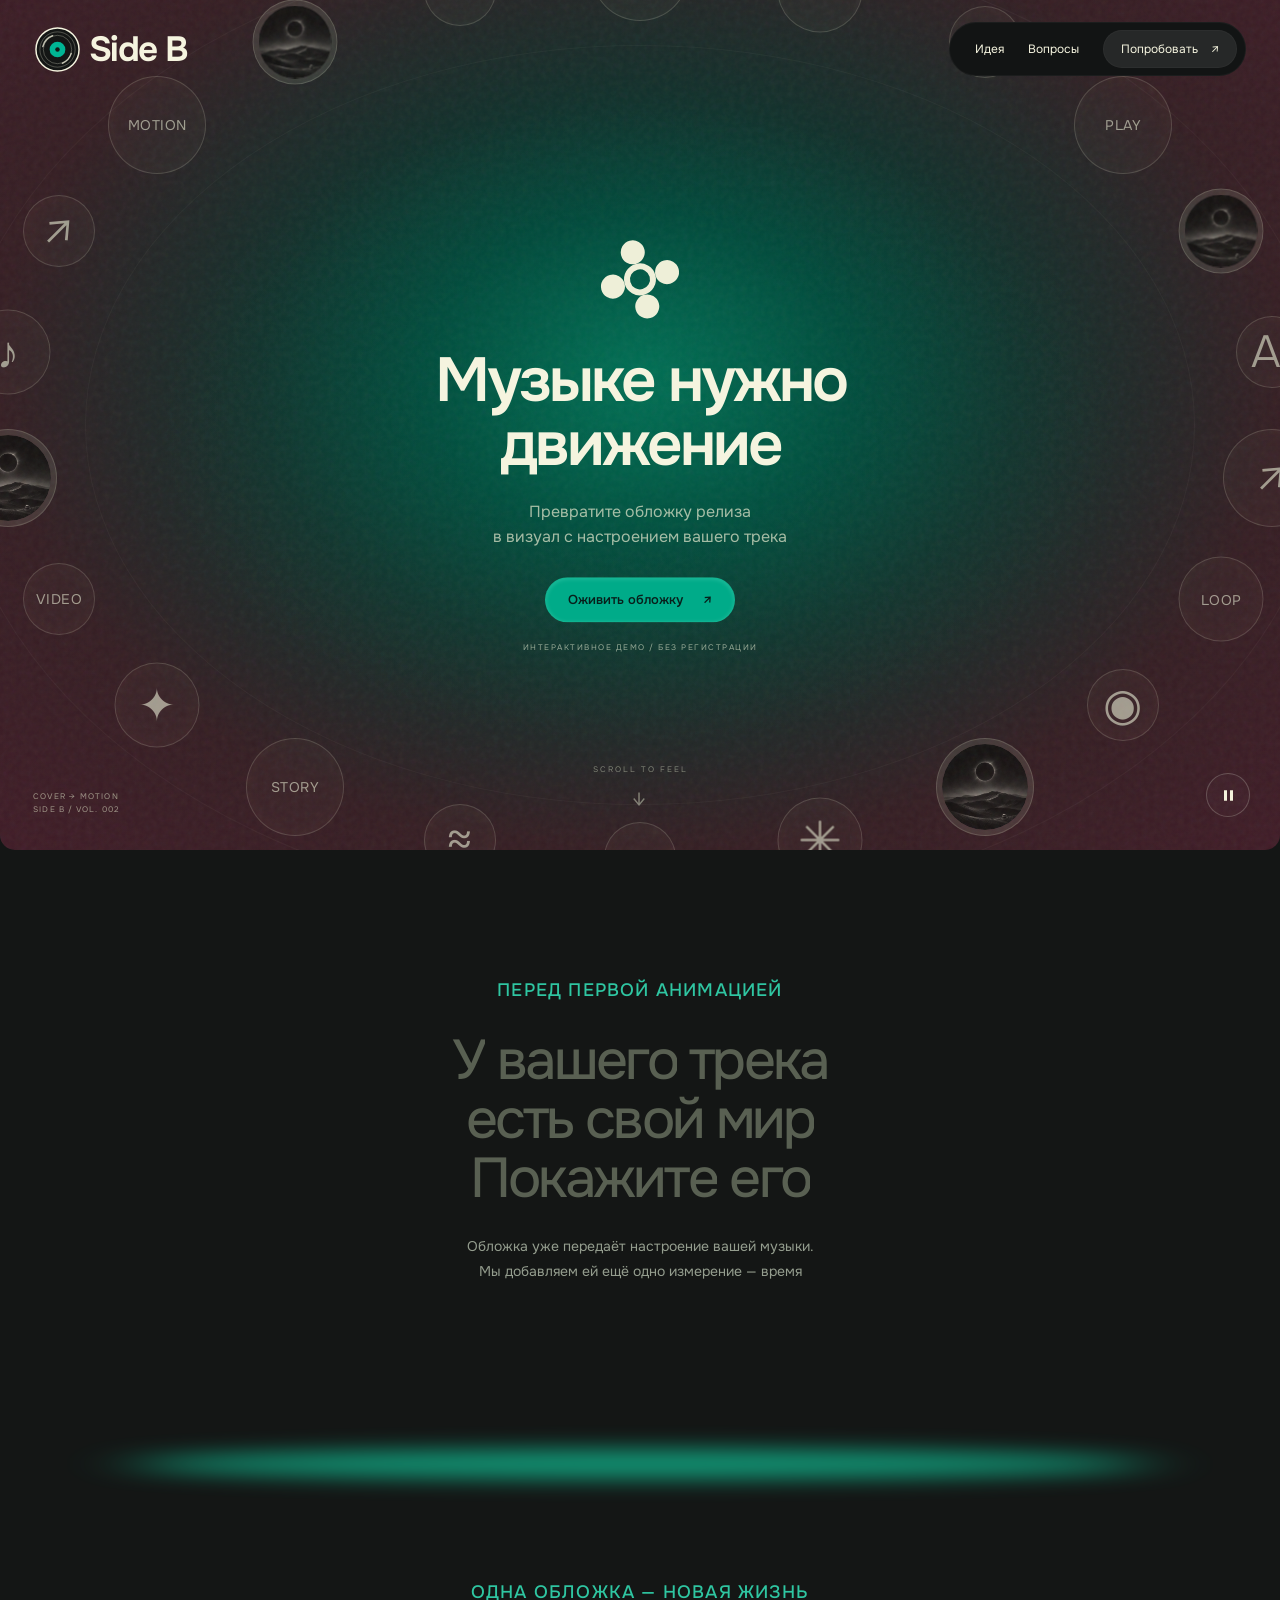
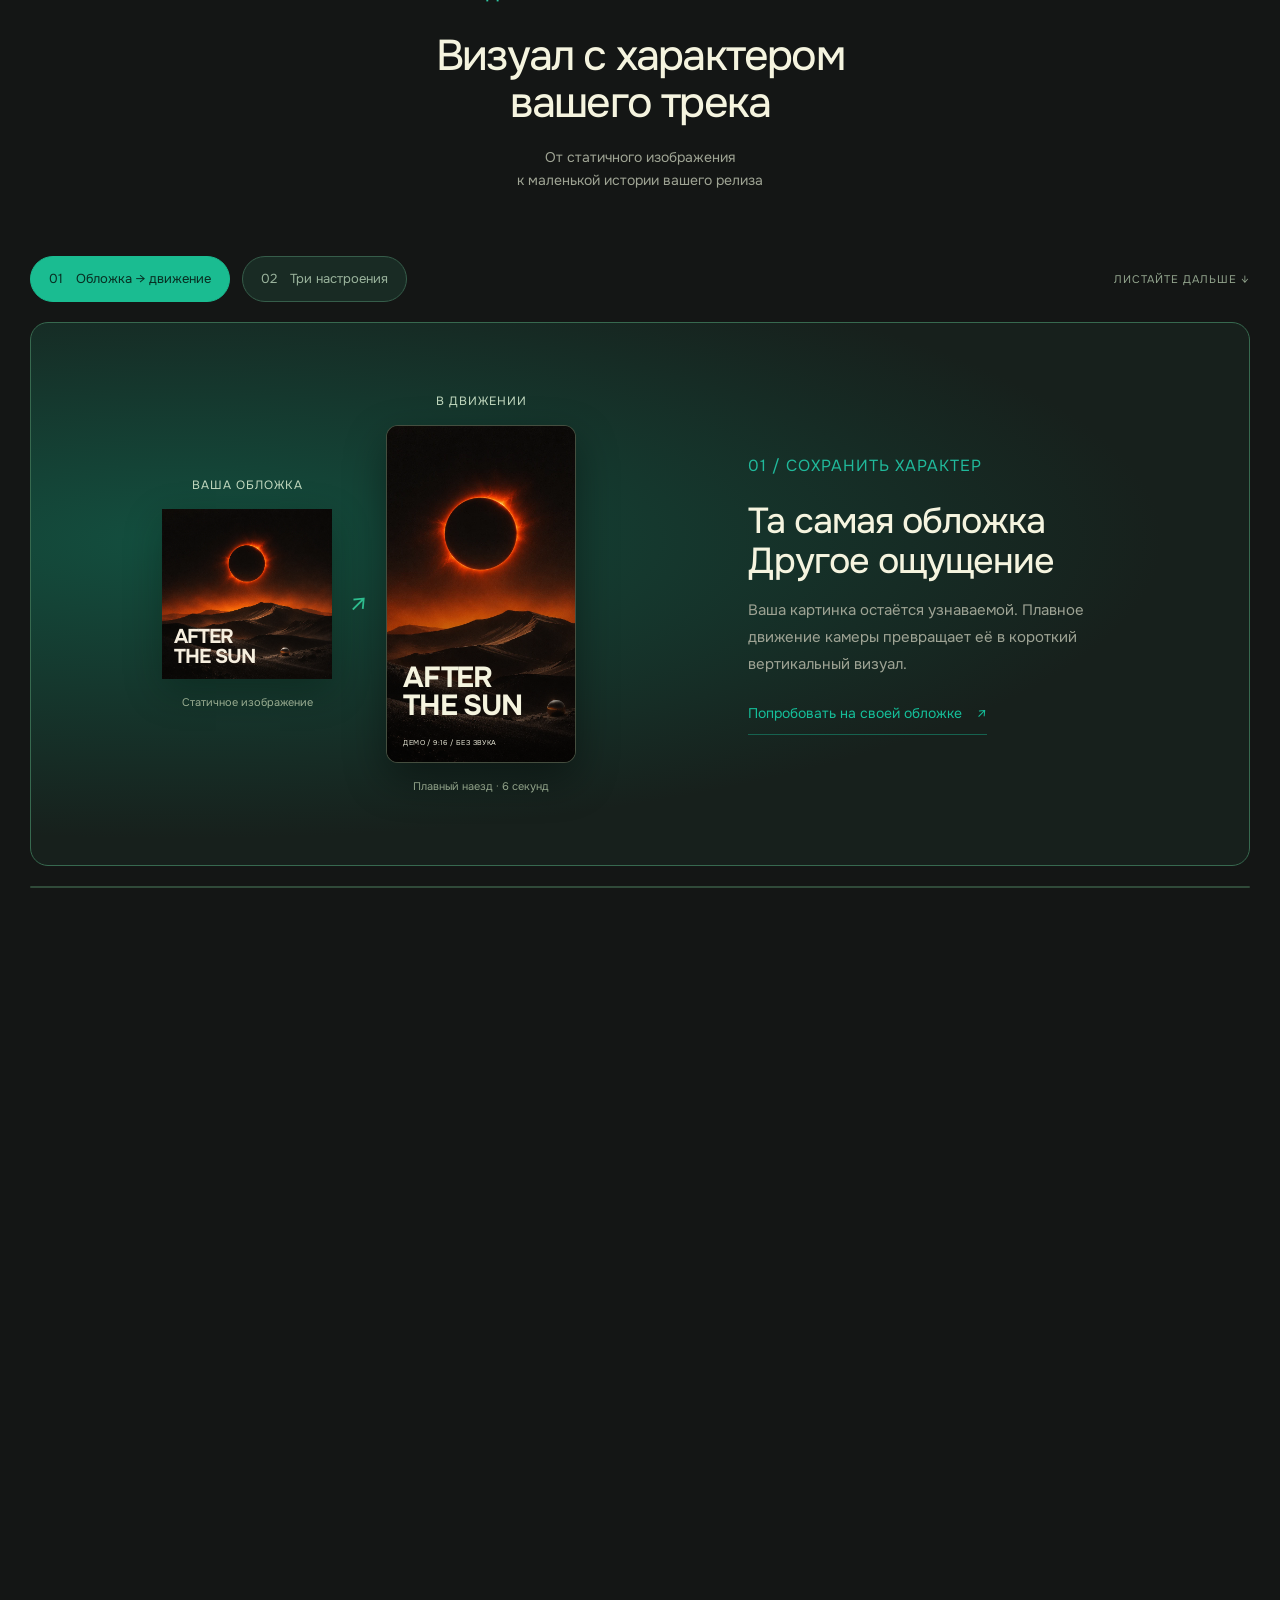
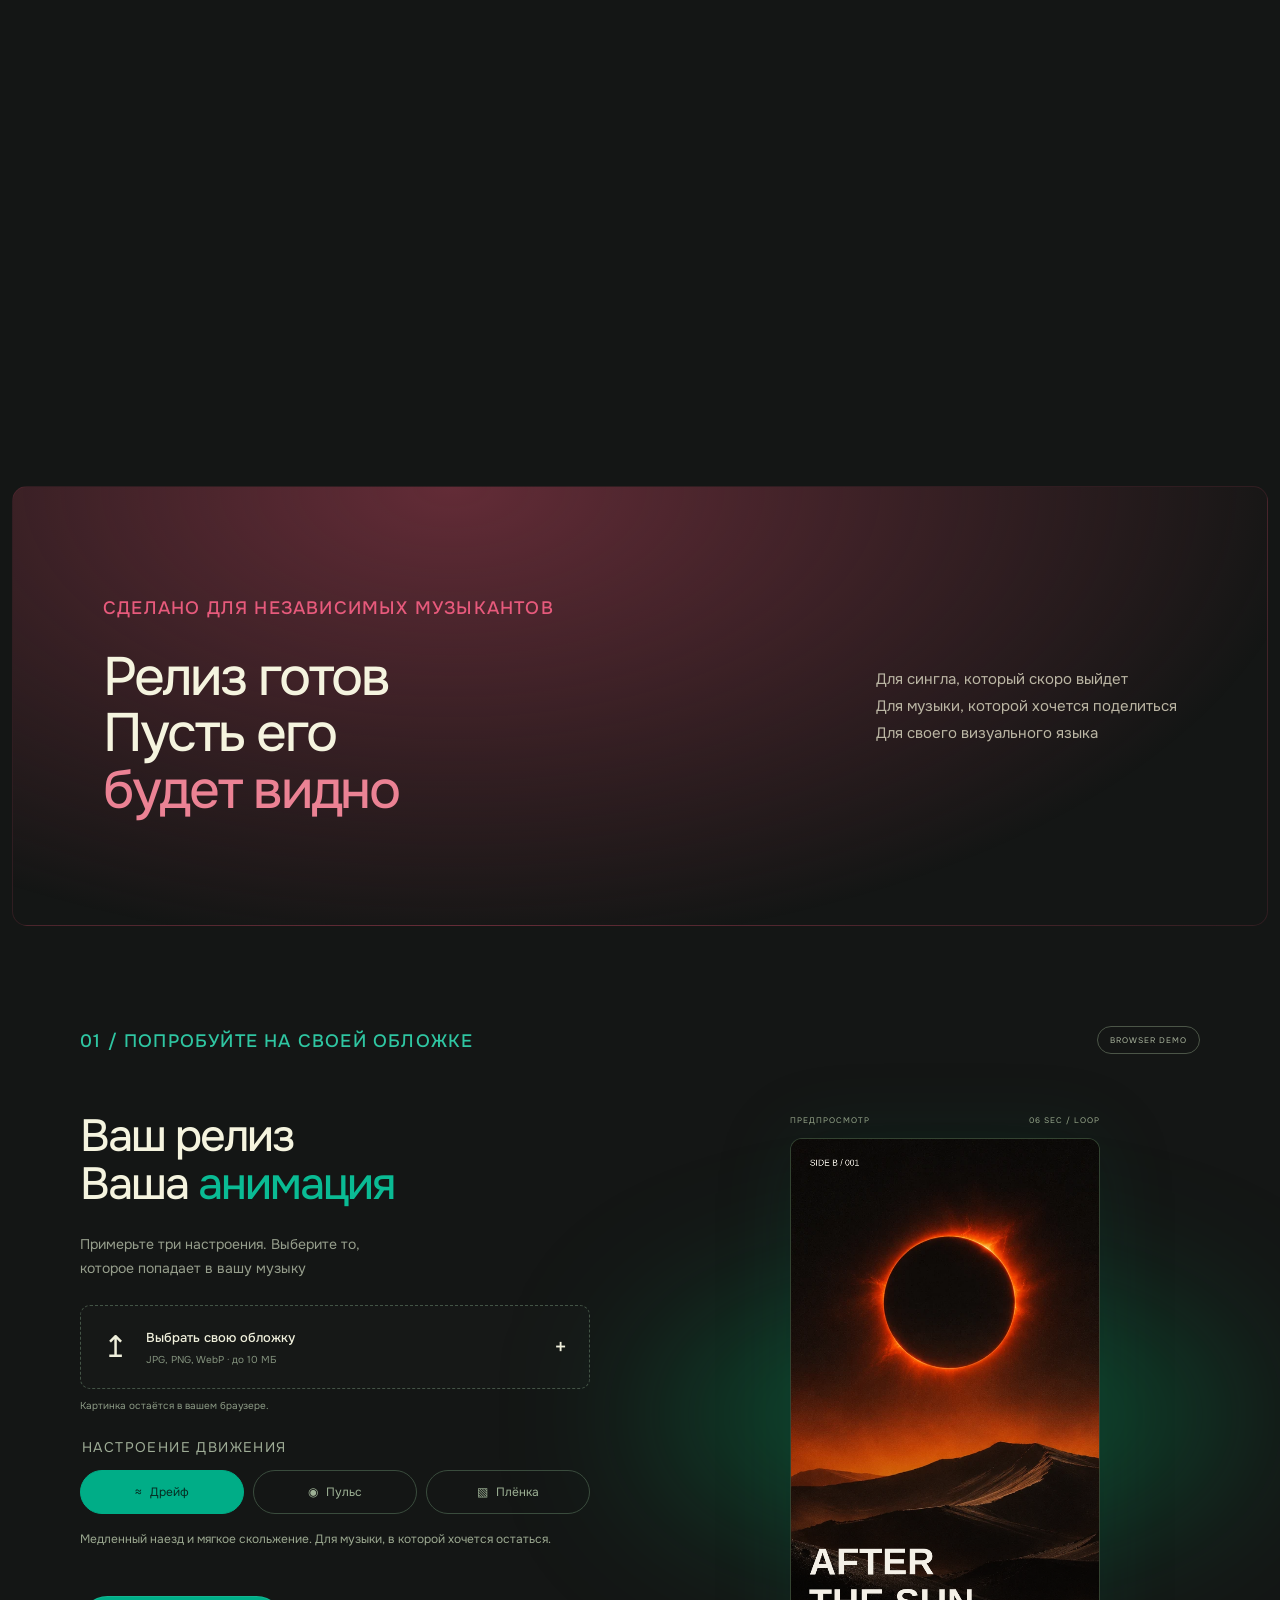
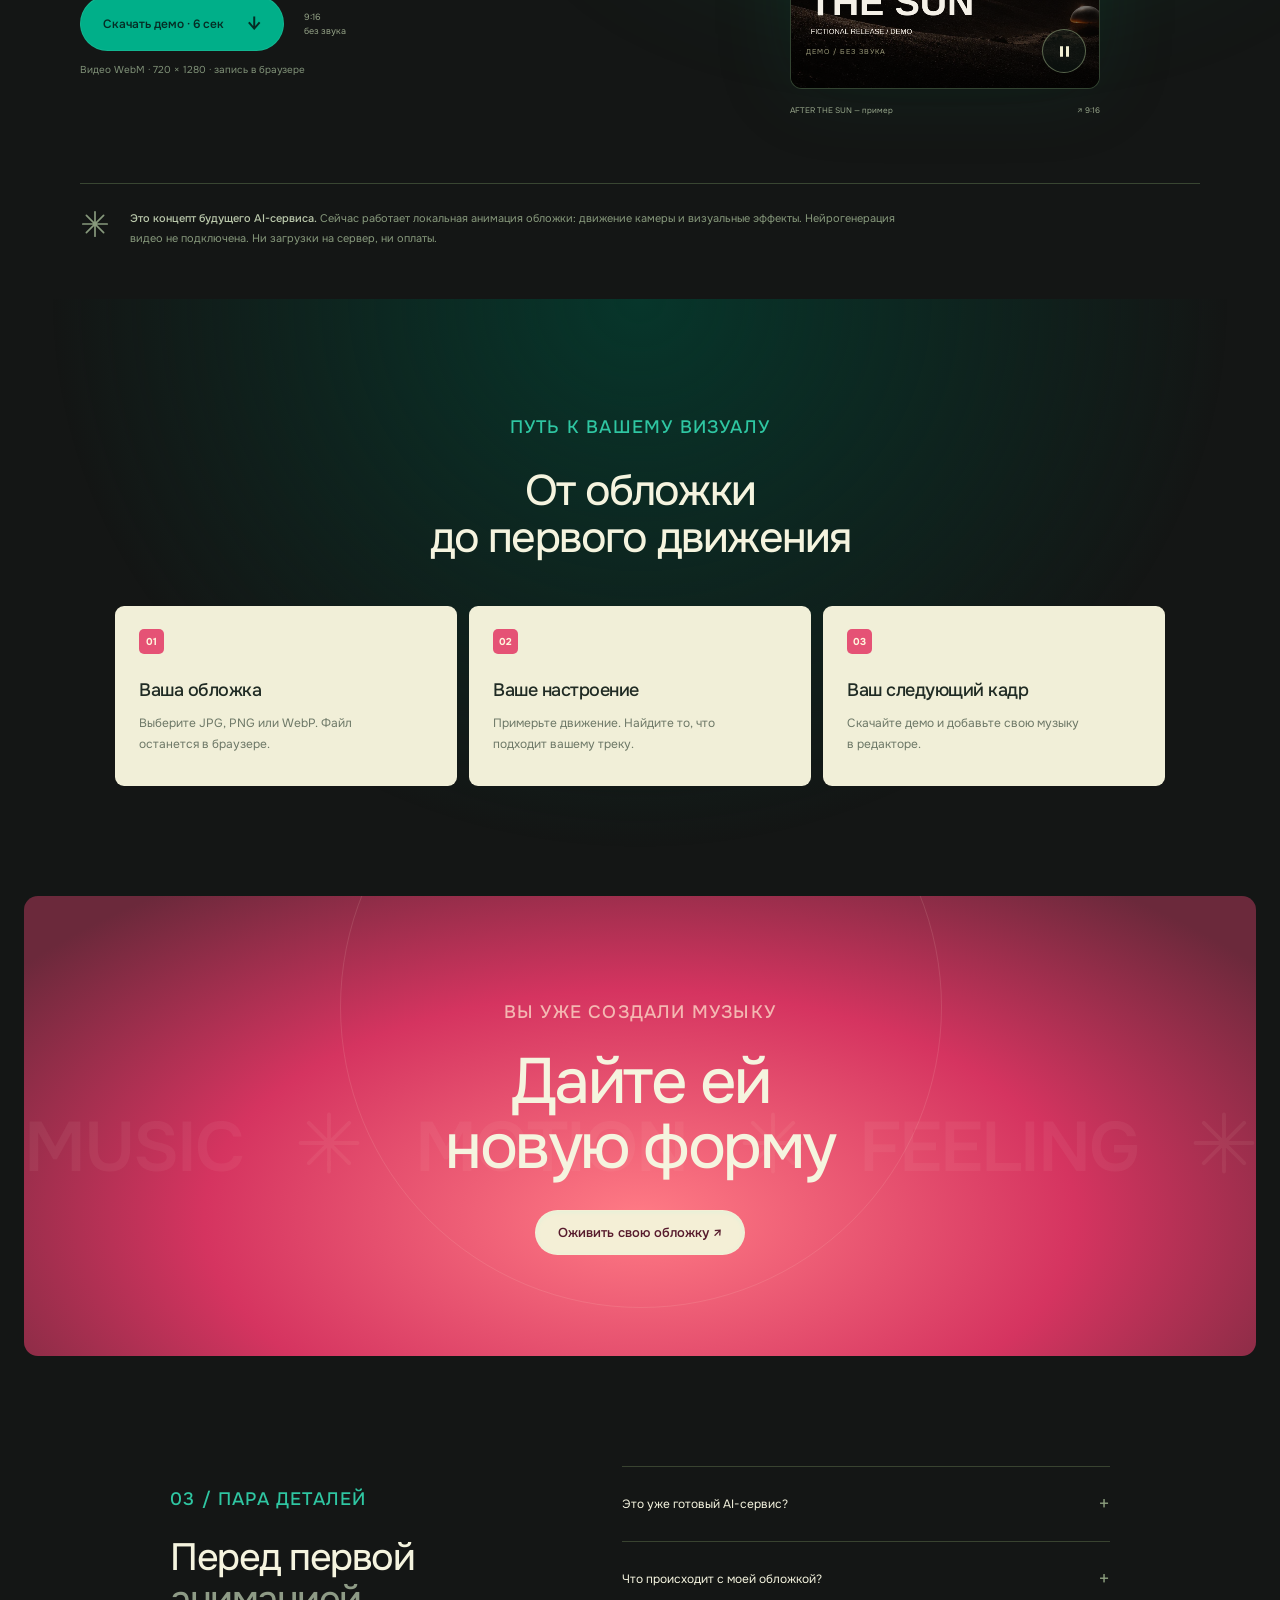
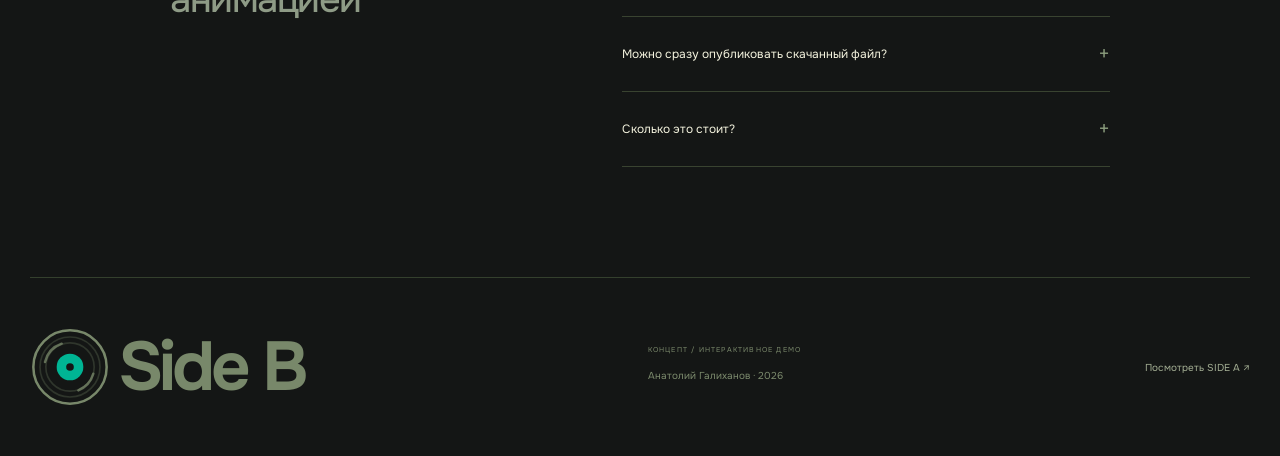
<file: side-b/index.html>
<!doctype html><html lang="ru"><head><meta charset="utf-8"><meta name="viewport" content="width=device-width,initial-scale=1"><meta name="theme-color" content="#141615"><title>SIDE B — дайте музыке движение</title><meta name="description" content="Ваша обложка в движении. SIDE B — интерактивное демо визуала для музыкального релиза."><meta property="og:title" content="SIDE B — дайте музыке движение"><meta property="og:image" content="https://galihey.github.io/side-a-cover-motion/side-b/assets/eclipse.webp"><link rel="icon" href="assets/mark.svg"><link rel="stylesheet" href="style.css"><link rel="stylesheet" href="refinements.css?v=3"><script src="app.js?v=2" defer></script><script src="scroll.js?v=2" defer></script><style id="hero-weight">.hero h1{font-weight:600}</style></head><body><a class="skip" href="#studio">Перейти к демо</a><header><a class="brand" href="#top"><span class="brand-mark"><svg class="brand-record" aria-hidden="true" viewBox="0 0 48 48" fill="none"><circle cx="24" cy="24" r="22" fill="#141615" stroke="currentColor" stroke-width="1.5"/><g stroke="currentColor" stroke-opacity=".28"><circle cx="24" cy="24" r="18"/><circle cx="24" cy="24" r="14.5"/></g><path d="M9 21a15.4 15.4 0 0 1 10-11M29 38a15.4 15.4 0 0 0 9-10" stroke="currentColor" stroke-opacity=".75" stroke-width="1.5" stroke-linecap="round"/><circle cx="24" cy="24" r="8" fill="#00b594"/><circle cx="24" cy="24" r="2.3" fill="#141615"/></svg></span>Side B</a><nav><a href="#idea">Идея</a><a href="#questions">Вопросы</a><a class="nav-button" href="#studio">Попробовать <span>↗</span></a></nav></header><main><section class="hero hero-art" id="top"><div class="halo"></div><div class="orbits" aria-hidden="true"><div class="orb " style="--x:50.00%;--y:92.00%;--delay:0.0s;--size:72px"><span class="orb-face">9:16</span></div><div class="orb symbol" style="--x:62.68%;--y:90.26%;--delay:-0.6s;--size:85px"><span class="orb-face"><svg class="asterisk" aria-hidden="true" viewBox="0 0 32 32" fill="none"><path d="M16 3v26M3 16h26M6.8 6.8l18.4 18.4M6.8 25.2 25.2 6.8" stroke="currentColor" stroke-width="1.8" stroke-linecap="round"/></svg></span></div><div class="orb photo" style="--x:74.33%;--y:85.17%;--delay:-1.2s;--size:98px"><span class="orb-face"><img src="assets/eclipse.webp" alt=""></span></div><div class="orb symbol" style="--x:84.01%;--y:77.16%;--delay:-1.7999999999999998s;--size:72px"><span class="orb-face">◉</span></div><div class="orb " style="--x:90.93%;--y:66.86%;--delay:-2.4s;--size:85px"><span class="orb-face">LOOP</span></div><div class="orb symbol" style="--x:94.54%;--y:55.12%;--delay:-3.0s;--size:98px"><span class="orb-face">↗</span></div><div class="orb symbol" style="--x:94.54%;--y:42.88%;--delay:-3.5999999999999996s;--size:72px"><span class="orb-face">AI</span></div><div class="orb photo" style="--x:90.93%;--y:31.14%;--delay:-4.2s;--size:85px"><span class="orb-face"><img src="assets/eclipse.webp" alt=""></span></div><div class="orb " style="--x:84.01%;--y:20.84%;--delay:-4.8s;--size:98px"><span class="orb-face">PLAY</span></div><div class="orb symbol" style="--x:74.33%;--y:12.83%;--delay:-5.3999999999999995s;--size:72px"><span class="orb-face">≈</span></div><div class="orb " style="--x:62.68%;--y:7.74%;--delay:-6.0s;--size:85px"><span class="orb-face">COVER</span></div><div class="orb symbol" style="--x:50.00%;--y:6.00%;--delay:-6.6s;--size:98px"><span class="orb-face">↟</span></div><div class="orb " style="--x:37.32%;--y:7.74%;--delay:-7.199999999999999s;--size:72px"><span class="orb-face">6 SEC</span></div><div class="orb photo" style="--x:25.67%;--y:12.83%;--delay:-7.8s;--size:85px"><span class="orb-face"><img src="assets/eclipse.webp" alt=""></span></div><div class="orb " style="--x:15.99%;--y:20.84%;--delay:-8.4s;--size:98px"><span class="orb-face">MOTION</span></div><div class="orb symbol" style="--x:9.07%;--y:31.14%;--delay:-9.0s;--size:72px"><span class="orb-face">↗</span></div><div class="orb symbol" style="--x:5.46%;--y:42.88%;--delay:-9.6s;--size:85px"><span class="orb-face">♪</span></div><div class="orb photo" style="--x:5.46%;--y:55.12%;--delay:-10.2s;--size:98px"><span class="orb-face"><img src="assets/eclipse.webp" alt=""></span></div><div class="orb " style="--x:9.07%;--y:66.86%;--delay:-10.799999999999999s;--size:72px"><span class="orb-face">VIDEO</span></div><div class="orb symbol" style="--x:15.99%;--y:77.16%;--delay:-11.4s;--size:85px"><span class="orb-face">✦</span></div><div class="orb " style="--x:25.67%;--y:85.17%;--delay:-12.0s;--size:98px"><span class="orb-face">STORY</span></div><div class="orb symbol" style="--x:37.32%;--y:90.26%;--delay:-12.6s;--size:72px"><span class="orb-face">≈</span></div></div><div class="hero-center"><div class="emblem" aria-hidden="true"><i></i><i></i><i></i><i></i><b></b></div><h1>Музыке нужно<br>движение</h1><p>Превратите обложку релиза<br>в визуал с настроением вашего трека</p><a class="pill" href="#studio">Оживить обложку <span>↗</span></a><small>ИНТЕРАКТИВНОЕ ДЕМО / БЕЗ РЕГИСТРАЦИИ</small></div><button class="hero-pause" aria-label="Приостановить анимацию примера" aria-pressed="false" type="button">Ⅱ</button><span class="scroll-note">SCROLL TO FEEL <span>↓</span></span><span class="hero-corner">COVER → MOTION<br>SIDE B / VOL. 002</span></section><section class="manifesto" id="idea"><span class="eyebrow">ПЕРЕД ПЕРВОЙ АНИМАЦИЕЙ</span><h2 class="scroll-ink"><span>У</span> <span>вашего</span> <span>трека</span><br><span>есть</span> <span>свой</span> <span>мир</span><br><span>Покажите</span> <span>его</span></h2><p>Обложка уже передаёт настроение вашей музыки.<br>Мы добавляем ей ещё одно измерение — время</p></section><section class="possibilities"><div class="horizon"></div><div class="center-heading"><p class="eyebrow">ОДНА ОБЛОЖКА — НОВАЯ ЖИЗНЬ</p><h2>Визуал с характером<br>вашего трека</h2><p>От статичного изображения<br>к маленькой истории вашего релиза</p></div><div class="story-scroll" id="cover-story"><div class="story-stage"><div class="story-nav" aria-label="Примеры результата"><button type="button" data-scene="0" aria-pressed="true">01 <span>Обложка → движение</span></button><button type="button" data-scene="1" aria-pressed="false">02 <span>Три настроения</span></button><span class="story-hint">ЛИСТАЙТЕ ДАЛЬШЕ ↓</span></div><div class="story-cards"><article class="scene-card" data-card="0"><div class="result-visual" aria-label="Одна обложка в двух состояниях: неподвижная картинка и вертикальный анимированный визуал"><div class="result-source"><span class="visual-label">ВАША ОБЛОЖКА</span><div class="cover-square"><img src="assets/eclipse.webp" alt="Исходная обложка с затмением"><strong>AFTER<br>THE SUN</strong></div><small>Статичное изображение</small></div><span class="transform-arrow" aria-hidden="true">↗</span><div class="result-motion"><span class="visual-label">В ДВИЖЕНИИ</span><div class="result-phone"><img src="assets/eclipse.webp" alt="Та же обложка с плавным движением камеры"><strong>AFTER<br>THE SUN</strong><span class="result-loop">ДЕМО / 9:16 / БЕЗ ЗВУКА</span></div><small>Плавный наезд · 6 секунд</small></div></div><div class="feature-copy"><span>01 / СОХРАНИТЬ ХАРАКТЕР</span><h3>Та самая обложка<br>Другое ощущение</h3><p>Ваша картинка остаётся узнаваемой. Плавное движение камеры превращает её в короткий вертикальный визуал.</p><a href="#studio">Попробовать на своей обложке <span>↗</span></a></div></article><article class="scene-card" data-card="1"><div class="modes-visual" aria-label="Одна обложка в трёх вариантах движения"><div class="mini-mode"><div class="mini-screen drift"><img src="assets/eclipse.webp" alt="Дрейф: медленное движение камеры"><span>≈</span></div><strong>Дрейф</strong><small>Мягкое скольжение</small></div><div class="mini-mode"><div class="mini-screen pulse"><img src="assets/eclipse.webp" alt="Пульс: ритмичное приближение"><span>◉</span></div><strong>Пульс</strong><small>Ритмичный наезд</small></div><div class="mini-mode"><div class="mini-screen film"><img src="assets/eclipse.webp" alt="Плёнка: покачивание и засветка"><span>▧</span></div><strong>Плёнка</strong><small>Засветка и фактура</small></div></div><div class="feature-copy"><span>02 / НАЙТИ СВОЙ РИТМ</span><h3>Одна обложка<br>Три настроения</h3><p>Посмотрите, как меняется ощущение от движения. В демо можно сравнить эти режимы на своей картинке.</p><a href="#studio">Сравнить режимы <span>↗</span></a></div></article></div><div class="story-progress" aria-hidden="true"><i></i></div></div></div></section><section class="transition"><div><span class="eyebrow">СДЕЛАНО ДЛЯ НЕЗАВИСИМЫХ МУЗЫКАНТОВ</span><h2>Релиз готов<br>Пусть его<br><em>будет видно</em></h2></div><p>Для сингла, который скоро выйдет<br>Для музыки, которой хочется поделиться<br>Для своего визуального языка</p></section><section class="studio" id="studio" aria-labelledby="studio-title"><div class="wrap"><div class="section-heading"><p class="eyebrow">01 / ПОПРОБУЙТЕ НА СВОЕЙ ОБЛОЖКЕ</p><span class="demo-badge">BROWSER DEMO</span></div><div class="studio-grid"><div class="studio-controls"><h2 id="studio-title">Ваш релиз<br>Ваша <em>анимация</em></h2><p class="studio-intro">Примерьте три настроения. Выберите то,<br class="desktop-break"> которое попадает в вашу музыку</p><input type="file" id="cover-input" accept="image/jpeg,image/png,image/webp" hidden><button class="upload-zone" id="upload-button" type="button"><span class="upload-icon" aria-hidden="true">↥</span><span><strong>Выбрать свою обложку</strong><small>JPG, PNG, WebP · до 10 МБ</small></span><span aria-hidden="true">+</span></button><p class="file-note" id="file-note">Картинка остаётся в вашем браузере.</p><fieldset class="moods"><legend>НАСТРОЕНИЕ ДВИЖЕНИЯ</legend><div class="mood-buttons"><button type="button" data-mood="drift" aria-pressed="true"><span aria-hidden="true">≈</span> Дрейф</button><button type="button" data-mood="pulse" aria-pressed="false"><span aria-hidden="true">◉</span> Пульс</button><button type="button" data-mood="film" aria-pressed="false"><span aria-hidden="true">▧</span> Плёнка</button></div></fieldset><p class="mood-description" id="mood-description">Медленный наезд и мягкое скольжение. Для музыки, в которой хочется остаться.</p><div class="export-row"><button class="button primary" id="export-button" type="button" disabled>Скачать демо · 6 сек <span aria-hidden="true">↓</span></button><span>9:16<br>без звука</span></div><p class="export-note" id="export-note">Видео WebM · 720 × 1280 · запись в браузере</p><p class="feedback" id="feedback" role="status" aria-live="polite"></p><button class="reset-button" id="reset-button" type="button" hidden>Вернуть пример ↺</button></div><div class="studio-preview"><div class="preview-meta"><span><i class="status-dot"></i> ПРЕДПРОСМОТР</span><span>06 SEC / LOOP</span></div><div class="canvas-frame"><canvas id="motion-canvas" width="720" height="1280" role="img" aria-label="Анимированная обложка в вертикальном формате"></canvas><button class="preview-pause" id="preview-pause" type="button" aria-label="Приостановить предпросмотр" aria-pressed="false">Ⅱ</button><span class="preview-watermark">ДЕМО / БЕЗ ЗВУКА</span></div><div class="preview-caption"><span id="preview-caption">AFTER THE SUN — пример</span><span>↗ 9:16</span></div></div></div><div class="honesty-note"><svg class="asterisk" aria-hidden="true" viewBox="0 0 32 32" fill="none"><path d="M16 3v26M3 16h26M6.8 6.8l18.4 18.4M6.8 25.2 25.2 6.8" stroke="currentColor" stroke-width="1.8" stroke-linecap="round"/></svg><p><strong>Это концепт будущего AI-сервиса.</strong> Сейчас работает локальная анимация обложки: движение камеры и визуальные эффекты. Нейрогенерация видео не подключена. Ни загрузки на сервер, ни оплаты.</p></div></div></section>
<section class="path"><div class="center-heading"><p class="eyebrow">ПУТЬ К ВАШЕМУ ВИЗУАЛУ</p><h2>От обложки<br>до первого движения</h2></div><div class="steps"><article><b>01</b><h3>Ваша обложка</h3><p>Выберите JPG, PNG или WebP. Файл останется в браузере.</p></article><article><b>02</b><h3>Ваше настроение</h3><p>Примерьте движение. Найдите то, что подходит вашему треку.</p></article><article><b>03</b><h3>Ваш следующий кадр</h3><p>Скачайте демо и добавьте свою музыку в редакторе.</p></article></div></section><section class="closing"><div class="ticker" aria-hidden="true">MUSIC &nbsp; <svg class="asterisk" aria-hidden="true" viewBox="0 0 32 32" fill="none"><path d="M16 3v26M3 16h26M6.8 6.8l18.4 18.4M6.8 25.2 25.2 6.8" stroke="currentColor" stroke-width="1.8" stroke-linecap="round"/></svg> &nbsp; MOTION &nbsp; <svg class="asterisk" aria-hidden="true" viewBox="0 0 32 32" fill="none"><path d="M16 3v26M3 16h26M6.8 6.8l18.4 18.4M6.8 25.2 25.2 6.8" stroke="currentColor" stroke-width="1.8" stroke-linecap="round"/></svg> &nbsp; FEELING &nbsp; <svg class="asterisk" aria-hidden="true" viewBox="0 0 32 32" fill="none"><path d="M16 3v26M3 16h26M6.8 6.8l18.4 18.4M6.8 25.2 25.2 6.8" stroke="currentColor" stroke-width="1.8" stroke-linecap="round"/></svg> &nbsp; MUSIC &nbsp; <svg class="asterisk" aria-hidden="true" viewBox="0 0 32 32" fill="none"><path d="M16 3v26M3 16h26M6.8 6.8l18.4 18.4M6.8 25.2 25.2 6.8" stroke="currentColor" stroke-width="1.8" stroke-linecap="round"/></svg> &nbsp; MOTION</div><div><span class="eyebrow">ВЫ УЖЕ СОЗДАЛИ МУЗЫКУ</span><h2>Дайте ей<br>новую форму</h2><a class="pill" href="#studio">Оживить свою обложку ↗</a></div></section><section class="questions wrap" id="questions" aria-labelledby="questions-title"><div><p class="eyebrow">03 / ПАРА ДЕТАЛЕЙ</p><h2 id="questions-title">Перед первой<br><em>анимацией</em></h2></div><div class="faq-list"><details><summary>Это уже готовый AI-сервис?<span aria-hidden="true">+</span></summary><p>Пока это работающий демонстрационный сайт. Он анимирует картинку средствами браузера. Генерация новых сцен и движение объектов с помощью AI — следующий этап концепции.</p></details><details><summary>Что происходит с моей обложкой?<span aria-hidden="true">+</span></summary><p>Она открывается локально в вашем браузере. Мы не отправляем файл на сервер и не сохраняем его после перезагрузки страницы. Выбирайте изображение, на использование которого у вас есть права.</p></details><details><summary>Можно сразу опубликовать скачанный файл?<span aria-hidden="true">+</span></summary><p>Демо скачивается без звука, в формате, который поддерживает ваш браузер: обычно WebM. Для Reels добавьте свою музыку и при необходимости переведите видео в MP4 в редакторе. Доступность записи зависит от браузера.</p></details><details><summary>Сколько это стоит?<span aria-hidden="true">+</span></summary><p>Это демо бесплатно. Платной генерации, подписки и оплаты здесь нет. Стоимость будущего сервиса пока не определена.</p></details></div></section>
</main><footer><a class="brand" href="#top"><span class="brand-mark"><svg class="brand-record" aria-hidden="true" viewBox="0 0 48 48" fill="none"><circle cx="24" cy="24" r="22" fill="#141615" stroke="currentColor" stroke-width="1.5"/><g stroke="currentColor" stroke-opacity=".28"><circle cx="24" cy="24" r="18"/><circle cx="24" cy="24" r="14.5"/></g><path d="M9 21a15.4 15.4 0 0 1 10-11M29 38a15.4 15.4 0 0 0 9-10" stroke="currentColor" stroke-opacity=".75" stroke-width="1.5" stroke-linecap="round"/><circle cx="24" cy="24" r="8" fill="#00b594"/><circle cx="24" cy="24" r="2.3" fill="#141615"/></svg></span>Side B</a><div><span>КОНЦЕПТ / ИНТЕРАКТИВНОЕ ДЕМО</span><p>Анатолий Галиханов · 2026</p></div><a href="../">Посмотреть SIDE A ↗</a></footer><noscript>Для работы демо включите JavaScript.</noscript></body></html>
</file>
<file: styles.css>
@font-face{font-family:Onest;src:url('assets/onest.ttf') format('truetype');font-weight:100 900;font-display:swap}
:root{--paper:#f1eee6;--ink:#20211f;--orange:#ee5029;--muted:#74736b;--line:#d0cdc5}*{box-sizing:border-box}html{scroll-behavior:smooth;scroll-padding-top:28px}body{margin:0;background:var(--paper);color:var(--ink);font-family:Onest,Arial,sans-serif;-webkit-font-smoothing:antialiased}a{color:inherit;text-decoration:none}button,input{font:inherit}button,a{-webkit-tap-highlight-color:transparent}button{cursor:pointer}button:disabled{cursor:wait;opacity:.6}button:focus-visible,a:focus-visible,summary:focus-visible{outline:3px solid var(--orange);outline-offset:6px}::selection{background:var(--orange);color:white}.wrap{width:min(1320px,calc(100% - 112px));margin-inline:auto}.header{height:106px;display:flex;align-items:center;justify-content:space-between;border-bottom:1px solid var(--line);gap:24px}.brand{display:inline-flex;align-items:center;gap:10px;font-size:27px;font-weight:850;letter-spacing:-1.8px;white-space:nowrap}.record{width:29px;height:29px;border:7px solid currentColor;border-radius:50%;display:inline-block;position:relative}.record:after{content:'';position:absolute;inset:4px;background:var(--orange);border-radius:50%}.brand-caption{font-size:9px;font-weight:550;letter-spacing:1.2px;margin-left:14px;max-width:70px;white-space:normal;line-height:1.6}.header nav{display:flex;gap:32px;font-size:12px}.header nav a:hover{color:var(--orange)}.nav-cta{font-size:12px;border-bottom:1px solid var(--ink);padding:9px 0}.nav-cta span{margin-left:20px}.hero{display:grid;grid-template-columns:1.05fr 1fr;gap:40px;align-items:center;padding-block:64px 74px}.eyebrow{font-size:10px;letter-spacing:1.6px;font-weight:650;line-height:1.6;margin:0}.status-dot{display:inline-block;width:6px;height:6px;background:var(--orange);border-radius:50%;margin-right:7px;vertical-align:middle}.hero h1{font-size:clamp(48px,6.5vw,98px);font-weight:750;letter-spacing:-6px;line-height:.99;margin:31px 0 27px}.hero h1>span{color:var(--orange)}.hero-description{font-size:16px;line-height:1.65;color:#62625b;margin:0 0 29px}.button{display:inline-flex;gap:30px;align-items:center;justify-content:space-between;padding:19px 25px;font-size:13px;font-weight:600;border:0;min-height:55px;transition:transform .2s,background .2s}.button:hover:not(:disabled){transform:translateY(-2px)}.primary{background:var(--orange);color:#fff}.primary:hover:not(:disabled){background:#d93e1b}.button span{font-size:20px;font-weight:400;line-height:1}.microcopy{font-size:10px;color:var(--muted);margin:13px 0 0;letter-spacing:.3px}.hero-art{position:relative;min-width:0;height:570px;background:#dfdcd3;isolation:isolate;overflow:hidden}.art-index{position:absolute;top:21px;left:23px;right:23px;display:flex;justify-content:space-between;font-size:8px;letter-spacing:1.4px;font-weight:600}.orbit{position:absolute;width:470px;height:470px;border:1px solid #b9b4aa;border-radius:50%;top:68px;left:30px}.orbit:after{position:absolute;content:'';inset:28px;border:1px solid #c7c2b8;border-radius:50%}.art-stamp{font-weight:850;font-size:53px;letter-spacing:-3px;line-height:.88;position:absolute;top:102px;left:25px;color:#c7c1b5}.motion-sleeve{width:249px;height:443px;position:absolute;top:68px;right:54px;transform:rotate(7deg);background:#131412;box-shadow:8px 18px 27px #1d1c1738;overflow:hidden;color:white}.motion-image{position:absolute;inset:-18px;background:url('assets/eclipse.webp') center/cover;animation:hero-motion 8s ease-in-out infinite}.motion-shade{position:absolute;inset:0;background:linear-gradient(180deg,#0003,transparent 30%,transparent 50%,#000a)}.sleeve-top{position:absolute;top:22px;left:20px;right:20px;display:flex;justify-content:space-between;font-size:7px;letter-spacing:1px}.live{display:flex;align-items:center;gap:5px}.live i{width:4px;height:4px;background:#ee5029;border-radius:50%}.sleeve-title{position:absolute;bottom:60px;left:20px;right:12px;font-weight:700;font-size:37px;letter-spacing:-2px;line-height:.96}.sleeve-title>span{display:block}.sleeve-title small{display:block;font-size:6px;letter-spacing:1.1px;font-weight:450;margin-top:12px}.sleeve-bottom{position:absolute;bottom:22px;left:20px;right:20px;display:flex;align-items:center;justify-content:space-between;font-size:9px}.wave{height:14px;display:flex;align-items:center;gap:3px}.wave i{width:2px;height:6px;background:currentColor;animation:wave .85s alternate infinite}.wave i:nth-child(3n){height:14px;animation-delay:.3s}.wave i:nth-child(2n){height:10px;animation-delay:.5s}.still-sleeve{position:absolute;width:194px;height:194px;left:30px;bottom:63px;transform:rotate(-10deg);box-shadow:0 10px 25px #0005;color:white;background:#111;overflow:hidden}.still-sleeve img{width:100%;height:100%;object-fit:cover}.still-sleeve>span{position:absolute;bottom:15px;left:15px;font-size:17px;letter-spacing:-.6px;font-weight:700}.still-sleeve small{font-size:5px;letter-spacing:1px;display:block;margin-top:5px}.format-label{position:absolute;bottom:23px;left:23px;right:23px;font-size:9px;display:flex;justify-content:space-between}.format-label>span{font-size:20px}.hero-pause{position:absolute;right:15px;bottom:50px;border:1px solid #a39e93;background:var(--paper);width:29px;height:29px;border-radius:50%;font-size:10px}.hero-art.paused *{animation-play-state:paused}.ribbon{background:var(--orange);padding:20px 0;overflow:hidden}.ribbon>div{width:min(1320px,calc(100% - 112px));margin:auto;display:flex;align-items:center;justify-content:space-between;gap:26px;white-space:nowrap}.ribbon span{font-size:14px;letter-spacing:1px;font-weight:650}.ribbon b{font-size:26px;line-height:1;font-weight:400}.studio{background:#20231f;color:var(--paper);padding:70px 0 37px;scroll-margin-top:0}.section-heading{display:flex;justify-content:space-between;align-items:center;gap:15px}.demo-badge{font-size:8px;letter-spacing:1px;border:1px solid #62675c;padding:7px 10px;border-radius:20px;color:#bec1b3}.studio-grid{display:grid;grid-template-columns:1.1fr 1fr;gap:80px;padding-top:43px;align-items:center}.studio h2,.how h2,.questions h2{font-size:clamp(32px,3.8vw,56px);line-height:1.08;letter-spacing:-2.6px;font-weight:550;margin:0}em{font-family:Georgia,'Times New Roman',serif;font-weight:400}.studio h2 em{color:#b7c1a4}.studio-intro{font-size:13px;line-height:1.8;color:#b7bbaf;margin:22px 0 27px}.upload-zone{background:transparent;border:1px dashed #6a7061;color:var(--paper);padding:20px 22px;display:flex;align-items:center;gap:18px;width:100%;max-width:440px;text-align:left;transition:border-color .2s,background .2s}.upload-zone:hover,.upload-zone.drag-over{border-color:var(--orange);background:#ffffff06}.upload-icon{font-size:32px;font-weight:300}.upload-zone strong{font-size:13px;display:block;font-weight:500}.upload-zone small{font-size:10px;display:block;color:#a5aa9a;margin-top:6px}.upload-zone>span:last-child{margin-left:auto;font-size:23px;font-weight:300}.file-note{font-size:9px;color:#a1a796;line-height:1.5;margin:9px 0 26px;max-width:440px;overflow-wrap:anywhere}.moods{padding:0;margin:0;border:0;max-width:440px}.moods legend{font-size:8px;letter-spacing:1.5px;color:#abb19f;margin-bottom:13px}.mood-buttons{display:flex;gap:9px}.mood-buttons button{padding:11px 15px;border:1px solid #59604f;background:transparent;color:#c5cbbb;font-size:11px;flex:1;white-space:nowrap}.mood-buttons button[aria-pressed=true]{background:#dce1ce;color:#272c23;border-color:#dce1ce}.mood-buttons button>span{margin-right:8px;font-size:15px}.mood-description{font-size:11px;color:#adb3a1;line-height:1.8;max-width:410px;min-height:40px;margin:12px 0 25px}.export-row{display:flex;align-items:center;gap:19px}.export-row>span{font-size:9px;line-height:1.7;color:#b0b6a5}.export-note{font-size:9px;color:#a1a796;margin-top:11px}.feedback{font-size:11px;line-height:1.6;max-width:440px;min-height:18px;color:#e0d5bf;margin-bottom:0}.reset-button{font-size:10px;color:#c6ccbb;background:none;border:0;border-bottom:1px solid #6a7061;padding:5px 0}.studio-preview{width:min(100%,350px);justify-self:center;min-width:0}.preview-meta{display:flex;justify-content:space-between;font-size:7px;letter-spacing:1.2px;color:#aeb6a0;margin-bottom:13px}.preview-meta .status-dot{width:4px;height:4px;margin-right:4px;background:#b2bc99}.canvas-frame{position:relative;background:#141511;aspect-ratio:9/16;overflow:hidden;box-shadow:0 14px 40px #0003}.canvas-frame canvas{display:block;width:100%;height:100%;object-fit:cover}.preview-pause{position:absolute;right:15px;bottom:17px;background:#15181080;border:1px solid #ffffff70;border-radius:50%;color:white;width:33px;height:33px;font-size:12px;backdrop-filter:blur(6px)}.preview-watermark{position:absolute;left:15px;bottom:30px;font-size:7px;letter-spacing:1px;color:#ffffffb3}.preview-caption{font-size:9px;color:#c2c7b5;display:flex;justify-content:space-between;gap:15px;margin-top:14px;line-height:1.6}.preview-caption>span:first-child{max-width:80%;overflow-wrap:anywhere}.honesty-note{display:flex;gap:15px;margin-top:47px;padding-top:22px;border-top:1px solid #454c3e;align-items:flex-start;color:#aab19c}.honesty-note>span{font-size:26px;color:#cad1bd;line-height:1}.honesty-note p{font-size:10px;line-height:1.8;max-width:760px;margin:0}.honesty-note strong{color:#d3d9c7;font-weight:500}.how{padding-block:83px 75px}.small-label{font-size:8px;letter-spacing:1.1px;color:var(--muted)}.how-heading{display:flex;justify-content:space-between;gap:40px;align-items:flex-end;margin-top:34px}.how-heading>p{font-size:12px;line-height:1.8;color:#74736b;margin-bottom:4px}.steps{list-style:none;display:grid;grid-template-columns:1fr 1fr 1fr;gap:45px;margin:55px 0 0;padding:0}.steps li{border-top:1px solid var(--line);padding-top:18px}.step-number{font-size:10px;color:var(--orange)}.steps h3{font-size:18px;font-weight:550;letter-spacing:-.5px;margin:23px 0 12px}.steps p{font-size:12px;color:#77766e;line-height:1.8;max-width:270px;margin:0}.questions{border-top:1px solid var(--line);padding-block:65px 90px;display:grid;grid-template-columns:1fr 1.2fr;gap:70px}.questions h2{margin-top:24px;font-size:45px}.faq-list details{border-bottom:1px solid var(--line)}.faq-list details:first-child{border-top:1px solid var(--line)}summary{list-style:none;cursor:pointer;display:flex;justify-content:space-between;gap:20px;align-items:center;padding:22px 0;font-size:13px;font-weight:500}summary::-webkit-details-marker{display:none}summary span{font-weight:300;font-size:22px;transition:transform .2s}details[open] summary span{transform:rotate(45deg)}.faq-list details p{font-size:12px;line-height:1.9;color:#77766e;margin:0;padding:0 22px 23px 0}.closing{background:var(--orange);padding:57px 0 65px}.closing h2{font-size:clamp(62px,8.1vw,116px);line-height:.98;letter-spacing:-6px;font-weight:600;position:relative;margin:28px 0 30px}.closing h2>span{position:absolute;right:10px;top:-20px;font-size:170px;font-weight:300}.dark{background:var(--ink);color:var(--paper)}.dark:hover{background:#373a31}.footer{display:flex;justify-content:space-between;align-items:center;padding-block:32px;gap:25px}.footer .brand{font-size:23px}.footer .record{width:23px;height:23px;border-width:6px}.footer .record:after{inset:3px}.footer p,.footer>a:last-child{font-size:9px;color:#74736b;line-height:1.7}.skip-link{position:fixed;top:12px;left:12px;background:var(--ink);color:white;padding:12px;transform:translateY(-200%);z-index:99}.skip-link:focus{transform:none}.noscript{padding:20px;text-align:center}.hero-pause:hover,.preview-pause:hover{background:var(--orange);color:white}
@keyframes hero-motion{0%,100%{transform:scale(1.02) translateX(-3%)}50%{transform:scale(1.14) translateX(3%)}}@keyframes wave{to{transform:scaleY(.35)}}
@media(min-width:1500px){.hero{gap:80px}.hero-art{height:610px}.motion-sleeve{width:270px;height:480px;right:65px}.still-sleeve{width:218px;height:218px;bottom:68px}.orbit{left:60px;top:95px}}
@media(max-width:1100px){.wrap{width:calc(100% - 64px)}.hero{gap:25px;padding-top:45px}.hero h1{letter-spacing:-4px}.hero-art{height:510px}.motion-sleeve{width:220px;height:390px;right:38px}.still-sleeve{width:160px;height:160px;left:20px;bottom:55px}.orbit{width:380px;height:380px;left:0}.art-stamp{font-size:40px}.ribbon>div{width:calc(100% - 64px)}.ribbon span{font-size:11px}.studio-grid{gap:40px}.questions{gap:40px}.brand-caption{display:none}.studio h2,.how h2{font-size:42px}.upload-zone{padding:18px}.closing h2>span{font-size:140px}.hero .eyebrow{font-size:8px;letter-spacing:1px}}
@media(max-width:760px){.wrap{width:calc(100% - 40px)}.header{height:77px;gap:15px}.header nav{display:none}.brand{font-size:25px}.nav-cta{font-size:10px}.nav-cta span{margin-left:10px}.hero{grid-template-columns:1fr;padding-block:36px 38px;gap:31px}.hero h1{font-size:clamp(52px,11.5vw,82px);letter-spacing:-3px;line-height:1.01;margin:23px 0}.hero-description{font-size:14px;margin-bottom:24px}.hero .eyebrow{font-size:8px;letter-spacing:.9px}.button{font-size:12px;padding:18px 21px}.microcopy{font-size:9px}.hero-art{width:100%;height:490px;max-width:530px;justify-self:center}.motion-sleeve{width:225px;height:400px;top:48px;right:calc(50% - 138px)}.still-sleeve{width:160px;height:160px;left:calc(50% - 155px);bottom:45px}.art-index{font-size:7px;top:17px;left:17px;right:17px}.art-stamp{left:17px;top:85px;font-size:40px}.orbit{width:390px;height:390px;top:50px;left:calc(50% - 195px)}.format-label{font-size:8px;bottom:16px;left:17px;right:17px}.hero-pause{bottom:47px}.ribbon{padding:17px 0}.ribbon>div{width:max-content;gap:25px;margin-left:20px}.ribbon span{font-size:11px}.ribbon b{font-size:21px}.studio{padding-top:39px}.section-heading .eyebrow{font-size:8px;letter-spacing:1px}.demo-badge{font-size:6px;white-space:nowrap;padding:6px 8px}.studio-grid{grid-template-columns:1fr;gap:32px;padding-top:31px}.studio h2,.how h2{font-size:40px;letter-spacing:-2px}.studio-intro{font-size:12px;margin:17px 0 24px}.upload-zone,.moods{max-width:none}.file-note{margin-bottom:22px}.mood-buttons button{padding:12px 8px}.mood-description{min-height:0;max-width:none}.export-row .button{gap:16px}.studio-preview{width:min(100%,300px)}.honesty-note{margin-top:30px;padding-top:19px}.honesty-note p{font-size:9px}.how{padding-block:45px}.small-label{display:none}.how-heading{display:block;margin-top:26px}.how-heading>p{margin-top:20px;font-size:12px}.steps{display:block;margin-top:28px}.steps li{display:grid;grid-template-columns:32px 1fr;column-gap:15px;padding:19px 0}.step-number{grid-row:span 2;padding-top:5px}.steps h3{margin:0 0 7px;font-size:17px}.steps p{font-size:11px;max-width:none}.questions{padding-block:39px 45px;grid-template-columns:1fr;gap:27px}.questions h2{font-size:37px;margin-top:18px}.faq-list summary{font-size:12px;padding:20px 0}.faq-list details p{font-size:11px}.closing{padding-block:37px 41px}.closing h2{font-size:64px;letter-spacing:-3px;margin-top:23px}.closing h2>span{font-size:87px;right:0;top:0}.closing .eyebrow{font-size:8px;letter-spacing:1px}.footer{display:grid;grid-template-columns:auto 1fr;gap:13px;padding-block:25px}.footer p{font-size:8px;text-align:right;margin:0}.footer>a:last-child{grid-column:span 2;font-size:8px}.desktop-break{display:none}}
@media(max-width:360px){.wrap{width:calc(100% - 32px)}.hero h1{font-size:49px}.hero-art{height:445px}.motion-sleeve{width:200px;height:355px;right:28px}.still-sleeve{width:143px;height:143px;left:15px}.brand{font-size:22px}.nav-cta{font-size:9px}.closing h2{font-size:57px}.closing h2>span{font-size:65px}.studio h2,.how h2{font-size:35px}}
.primary{color:#1c211c}.primary:hover:not(:disabled){background:#ff6b41}.hero-pause,.preview-pause{width:44px;height:44px}.preview-watermark{bottom:35px}.studio-intro{font-size:14px}.mood-description,.steps p,.faq-list details p{font-size:13px}.honesty-note p{font-size:12px}.file-note,.export-note{font-size:11px}.mood-buttons button{min-height:44px;font-size:12px}.mood-description{min-height:47px}
@media(max-width:760px){.studio-intro,.mood-description,.steps p,.faq-list details p{font-size:12px}.honesty-note p{font-size:11px}.file-note,.export-note{font-size:10px}}
@media(prefers-reduced-motion:reduce){html{scroll-behavior:auto}*,*:before,*:after{animation:none!important;transition:none!important}}

/* Vector symbols and complete mobile ribbon phrases */
.asterisk{display:block;width:26px;height:26px;flex-shrink:0}
.ribbon b{display:flex;align-items:center;justify-content:center;flex-shrink:0}
.honesty-note>.asterisk,.honesty-note>span{flex-shrink:0}
.hero-pause,.preview-pause{display:grid;place-items:center;padding:0}
.hero-pause svg,.preview-pause svg{display:block;width:14px;height:14px}
@media(max-width:760px){
  .ribbon>div{width:calc(100% - 40px);margin-inline:auto;display:grid;grid-template-columns:minmax(0,1fr) auto;gap:14px 20px;white-space:normal}
  .ribbon span{line-height:1.5;overflow-wrap:normal}
  .ribbon .asterisk{width:21px;height:21px}
  .hero-copy{min-width:0}
  .hero h1{font-size:clamp(46px,12vw,82px)}
}
</file>
<file: side-b/style.css>
@font-face{font-family:Onest;src:url('assets/onest.ttf');font-weight:100 900;font-display:swap}*{box-sizing:border-box}html{scroll-behavior:smooth;scroll-padding-top:90px}body{margin:0;background:#141615;color:#f5f4df;font-family:Onest,Arial,sans-serif;font-size:15px;-webkit-font-smoothing:antialiased}a{color:inherit;text-decoration:none}button,input{font:inherit}button,a{touch-action:manipulation}button{cursor:pointer}a:focus-visible,button:focus-visible,summary:focus-visible{outline:2px solid #17bb9b;outline-offset:5px}::selection{background:#10a487;color:#fff}header{position:absolute;top:22px;left:34px;right:34px;display:flex;align-items:center;justify-content:space-between;z-index:9;gap:20px}.brand{font-size:35px;font-weight:650;letter-spacing:-1.7px;display:flex;align-items:center;gap:8px;white-space:nowrap}.brand-mark{font-size:47px;line-height:1;font-weight:400}.brand-dot{margin-left:-6px}nav{display:flex;gap:24px;align-items:center;background:#121414;border:1px solid #ffffff0a;border-radius:60px;padding:7px 8px 7px 25px;font-size:12px}nav>a:not(.nav-button):hover{color:#20c3a1}.nav-button{padding:10px 17px;background:#ffffff16;border:1px solid #ffffff08;border-radius:40px}.nav-button span{margin-left:10px}.hero{height:850px;min-height:690px;max-height:1100px;position:relative;overflow:hidden;background:radial-gradient(ellipse at 50% 44%,#006750 0%,#004538 23%,#12302b 42%,#351e23 71%,#401c27 100%);isolation:isolate;border-radius:0 0 15px 15px}.hero:after,.illustration:after{content:'';position:absolute;inset:0;opacity:.1;pointer-events:none;background-image:url("data:image/svg+xml,%3Csvg viewBox='0 0 180 180' xmlns='http://www.w3.org/2000/svg'%3E%3Cfilter id='n'%3E%3CfeTurbulence type='fractalNoise' baseFrequency='.8' numOctaves='3' stitchTiles='stitch'/%3E%3C/filter%3E%3Crect width='100%25' height='100%25' opacity='.6' filter='url(%23n)'/%3E%3C/svg%3E")}.halo{position:absolute;inset:0;background:radial-gradient(ellipse at center,#008a6240,transparent 53%);animation:glow 8s ease-in-out infinite alternate}.orbits{position:absolute;width:min(1420px,112%);height:1030px;left:50%;top:50%;transform:translate(-50%,-50%)}.orbits:before,.orbits:after{content:'';position:absolute;border:1px solid #f5f4df0a;border-radius:50%;inset:25px 20px}.orbits:after{inset:135px 155px}.orb{position:absolute;left:var(--x);top:var(--y);width:var(--size);height:var(--size);display:grid;place-items:center;border:1px solid #f1efd62b;border-radius:50%;background:#f1efd606;color:#e6ead19c;transform:translate(-50%,-50%);font-size:14px;letter-spacing:.5px;animation:float 7s ease-in-out infinite;animation-delay:var(--delay);box-shadow:inset 0 0 24px #f4eac008}.orb.symbol{font-size:45px;font-weight:300}.orb.photo{padding:5px;background:#bcd3ba20}.orb img{width:100%;height:100%;object-fit:cover;border-radius:50%;filter:grayscale(1) sepia(.25);opacity:.8}.hero-center{position:absolute;left:50%;top:50%;transform:translate(-50%,-45%);width:600px;text-align:center;z-index:2}.emblem{width:80px;height:80px;position:relative;margin:auto;transform:rotate(-15deg)}.emblem i{position:absolute;background:#eeefd8;width:24px;height:24px;border-radius:50%;top:0;left:28px}.emblem i:nth-child(2){top:28px;left:0}.emblem i:nth-child(3){top:56px;left:28px}.emblem i:nth-child(4){top:28px;left:56px}.emblem b{position:absolute;inset:24px;border:6px solid #eeefd8;border-radius:50%}.hero h1{font-size:62px;font-weight:500;line-height:1.04;letter-spacing:-3px;margin:30px 0 22px}.hero-center>p{font-size:16px;color:#e1e5cbba;line-height:1.55;margin:0 0 27px}.pill{display:inline-flex;align-items:center;gap:20px;background:#00ab89;color:#081f1b;border:1px solid #46cfaa42;border-radius:40px;padding:13px 22px;font-size:13px;font-weight:550;box-shadow:inset 0 1px 4px #a5ffe635;transition:background .25s,transform .25s}.pill:hover{background:#36d4ab;transform:translateY(-2px)}.hero-center small{display:block;font-size:8px;letter-spacing:1.5px;color:#e0e6ce69;margin-top:20px}.hero-pause{position:absolute;right:30px;bottom:33px;width:44px;height:44px;border-radius:50%;border:1px solid #e5e7d93b;background:#ffffff05;color:#f3f2dc;z-index:3}.hero-art.paused *{animation-play-state:paused}.scroll-note{position:absolute;bottom:38px;left:50%;transform:translateX(-50%);font-size:8px;letter-spacing:2px;color:#d0d6be84}.scroll-note span{display:block;font-size:20px;margin-top:13px;text-align:center}.hero-corner{position:absolute;left:33px;bottom:33px;font-size:8px;letter-spacing:1.2px;line-height:1.7;color:#e9e8cc6b}.eyebrow{font-size:9px;font-weight:500;letter-spacing:1.6px;color:#13af8e;line-height:1.7}.manifesto{padding:125px 25px 130px;text-align:center}.manifesto h2{font-size:56px;line-height:1.06;letter-spacing:-2.7px;font-weight:450;margin:25px 0}.manifesto h2 span{color:#8b9186}.manifesto>p{font-size:14px;color:#949d8e;line-height:1.8;margin:24px 0 0}.possibilities{position:relative;padding:60px 20px 100px}.horizon{position:absolute;top:0;left:10%;width:80%;height:100px;border-radius:50%;background:#11bd93;filter:blur(35px);transform:scaleY(.3);opacity:.75}.center-heading{text-align:center;margin:auto;position:relative;padding-top:85px}.center-heading h2{font-size:43px;font-weight:450;line-height:1.1;letter-spacing:-1.8px;margin:24px 0 20px}.center-heading>p:last-child{font-size:14px;color:#9fa494;line-height:1.6}.feature-pair{display:grid;grid-template-columns:1fr 1fr;gap:14px;max-width:1220px;margin:75px auto 0}.illustration{height:355px;position:relative;overflow:hidden;border:1px solid #0e8871;border-radius:14px}.illustration img{width:100%;height:100%;object-fit:cover;transition:transform .8s}.feature-pair article:hover img{transform:scale(1.035)}.feature-copy{padding:25px 15px}.feature-copy>span{font-size:8px;letter-spacing:1.3px;color:#20b99b}.feature-copy h3{font-size:30px;line-height:1.13;letter-spacing:-1px;font-weight:450;margin:18px 0 15px}.feature-copy p{font-size:13px;line-height:1.7;color:#9ea394;max-width:390px}.feature-copy a{display:inline-flex;gap:26px;font-size:11px;color:#15bf9a;border-bottom:1px solid #16624f;padding:10px 0}.transition{margin:20px 12px 0;padding:85px max(30px,calc((100% - 1100px)/2));min-height:440px;background:radial-gradient(ellipse at 35% 0,#632c37,transparent 75%);border:1px solid #692e3a55;border-radius:15px;display:flex;justify-content:space-between;gap:60px;align-items:center}.transition .eyebrow{color:#e75a7c}.transition h2{font-size:54px;font-weight:450;letter-spacing:-2.3px;line-height:1.05;margin:25px 0 0}.transition em{font-style:normal;color:#eb8294}.transition>p{max-width:420px;font-size:15px;color:#bbb6a4;line-height:1.8}.studio{padding:100px 30px 50px}.wrap{max-width:1120px;margin:auto}.section-heading{display:flex;justify-content:space-between;align-items:center;gap:20px}.demo-badge{font-size:8px;letter-spacing:1px;border:1px solid #4b5547;border-radius:30px;padding:8px 12px;color:#aab59e}.studio-grid{display:grid;grid-template-columns:1fr 1fr;gap:100px;align-items:center;margin-top:55px}.studio h2{font-size:45px;font-weight:450;line-height:1.07;letter-spacing:-2px;margin:0}.studio h2 em{font-style:normal;color:#0abb94}.studio-intro{font-size:14px;line-height:1.7;color:#969e8c;margin:25px 0}.upload-zone{width:100%;display:flex;align-items:center;gap:18px;text-align:left;background:#ffffff03;border:1px dashed #435446;border-radius:10px;padding:22px;color:#efefdb}.upload-zone:hover{border-color:#0abb94;background:#00af8c08}.upload-zone strong{display:block;font-size:13px;font-weight:500}.upload-zone small{display:block;color:#84937e;font-size:10px;margin-top:7px}.upload-icon{font-size:30px}.upload-zone>span:last-child{margin-left:auto;font-size:24px}.file-note{font-size:10px;color:#8b9984;margin:10px 0 25px;overflow-wrap:anywhere}.moods{border:0;padding:0;margin:0}.moods legend{font-size:8px;letter-spacing:1.4px;color:#9eac96;margin-bottom:12px}.mood-buttons{display:flex;gap:9px}.mood-buttons button{flex:1;background:transparent;border:1px solid #3a4c3d;color:#9db195;border-radius:30px;padding:12px 10px;font-size:12px;min-height:44px}.mood-buttons button[aria-pressed=true]{background:#00ad87;border-color:#00ad87;color:#062c22}.mood-buttons span{margin-right:5px}.mood-description{min-height:45px;font-size:12px;line-height:1.75;color:#9ba890;margin:15px 0 22px}.export-row{display:flex;align-items:center;gap:20px}.export-row>span{font-size:9px;color:#92a085;line-height:1.6}.button{display:inline-flex;align-items:center;gap:23px;border:1px solid #29c09b70;padding:14px 22px;border-radius:40px;background:#00af89;color:#052c24;font-size:12px;font-weight:550}.button:hover:not(:disabled){background:#35cda7}.button>span{font-size:20px}.export-note{font-size:10px;color:#7f9077;margin:12px 0}.feedback{font-size:11px;line-height:1.7;color:#c9d5bd;min-height:19px;max-width:430px}.reset-button{color:#00be96;background:none;border:0;border-bottom:1px solid #245444;padding:5px 0;font-size:11px}.studio-preview{max-width:310px;width:100%;justify-self:center;position:relative}.studio-preview:before{position:absolute;inset:30% -45%;border-radius:50%;background:#00ac6550;filter:blur(80px);content:'';z-index:-1}.preview-meta,.preview-caption{display:flex;justify-content:space-between;font-size:8px;color:#9da98e;gap:15px;line-height:1.5}.preview-meta{margin-bottom:12px;letter-spacing:1px}.canvas-frame{aspect-ratio:9/16;position:relative;border:1px solid #7e9e7750;border-radius:12px;overflow:hidden;background:#111a11;box-shadow:0 0 80px #00714a25}.canvas-frame canvas{display:block;width:100%;height:100%}.preview-pause{position:absolute;right:13px;bottom:15px;border:1px solid #a3ba8b80;border-radius:50%;background:#111c1980;color:#f1efd3;width:44px;height:44px}.preview-watermark{position:absolute;bottom:32px;left:15px;font-size:7px;letter-spacing:1px;color:#ffffc999}.preview-caption{margin-top:15px}.preview-caption>span:first-child{max-width:80%;overflow-wrap:anywhere}.honesty-note{border-top:1px solid #394632;display:flex;gap:20px;padding-top:25px;margin-top:65px;color:#87997c}.honesty-note>span{font-size:30px;color:#16a985}.honesty-note p{max-width:800px;line-height:1.8;font-size:11px;margin:0}.honesty-note strong{color:#bbc9ac;font-weight:500}button:disabled{opacity:.5;cursor:wait}.path{position:relative;padding:10px 30px 110px;overflow:hidden;background:radial-gradient(ellipse at 50% 0,#07362b,transparent 65%)}.steps{display:grid;grid-template-columns:repeat(3,1fr);gap:12px;max-width:1050px;margin:45px auto 0}.steps article{background:#f1efd8;color:#202b24;border-radius:9px;padding:23px 24px;min-height:180px}.steps b{display:inline-grid;place-items:center;background:#e55275;border-radius:5px;width:25px;height:25px;font-size:10px;color:#fff6de}.steps h3{font-size:18px;font-weight:500;letter-spacing:-.5px;margin:25px 0 12px}.steps p{font-size:12px;line-height:1.7;color:#6d7867;margin:0;max-width:240px}.closing{position:relative;overflow:hidden;margin:0 24px;border-radius:14px;min-height:460px;background:radial-gradient(ellipse at 50% 70%,#ff7b85,#d53460 50%,#6b293b 90%);display:grid;place-items:center;text-align:center}.closing:after{content:'';position:absolute;width:600px;height:600px;border:1px solid #ffe7cc20;border-radius:50%;top:-190px;left:calc(50% - 300px)}.closing>div:last-child{z-index:1;padding:70px 25px}.closing .eyebrow{color:#ffebd2b5}.closing h2{font-size:64px;line-height:1.02;letter-spacing:-2.5px;font-weight:450;margin:22px 0 30px}.closing .pill{background:#f4efd6;border-color:transparent;color:#571b2d}.ticker{position:absolute;top:45%;left:0;font-size:70px;font-weight:600;color:#ffe5ca10;white-space:nowrap;letter-spacing:-2px}.questions{max-width:1000px;margin:auto;padding:110px 30px;display:grid;grid-template-columns:1fr 1.35fr;gap:90px}.questions h2{font-size:38px;font-weight:450;letter-spacing:-1.5px;line-height:1.1;margin-top:22px}.questions em{font-style:normal;color:#8e9b86}.faq-list details{border-bottom:1px solid #394330}.faq-list details:first-child{border-top:1px solid #394330}summary{cursor:pointer;list-style:none;display:flex;align-items:center;justify-content:space-between;gap:18px;font-size:12px;padding:23px 0}summary::-webkit-details-marker{display:none}summary>span{font-size:22px;font-weight:300;color:#8c9e7e}details[open] summary>span{transform:rotate(45deg)}details p{font-size:12px;color:#8f9d83;line-height:1.8;margin:0;padding:0 0 20px}footer{border-top:1px solid #34402d;margin:0 30px;padding:45px 0;display:flex;justify-content:space-between;gap:30px;align-items:center}footer .brand{font-size:69px;letter-spacing:-4px;color:#78886a}footer .brand-mark{font-size:80px}footer>div{font-size:10px;color:#7c8b6d;line-height:1.7}footer>div>span{font-size:7px;letter-spacing:1.2px}footer>a:last-child{font-size:10px;color:#a5b095}.skip{position:fixed;left:20px;top:-90px;padding:15px;background:#00bb92;color:#042b20;z-index:20}.skip:focus{top:10px}
@keyframes float{50%{transform:translate(-50%,calc(-50% - 14px))}}@keyframes glow{to{opacity:.45;transform:scale(1.2)}}
@media(min-width:1600px){.hero{height:930px}.orbits{width:1490px;height:1140px}.hero h1{font-size:70px}}
@media(max-width:1000px){.hero{height:800px}.orbits{width:120%;height:950px}.orb{width:calc(var(--size)*.8);height:calc(var(--size)*.8)}.hero-center{width:470px}.hero h1{font-size:55px}.feature-pair{margin-top:55px}.illustration{height:270px}.studio-grid{gap:45px}.transition{padding:65px 45px;gap:40px}.transition h2{font-size:43px}.transition>p{font-size:13px}.questions{gap:45px}.studio h2{font-size:39px}}
@media(max-width:700px){header{top:18px;left:20px;right:20px}.brand{font-size:28px;letter-spacing:-1.4px}.brand-mark{font-size:36px}nav{padding:5px;gap:0}nav>a:not(.nav-button){display:none}.nav-button{font-size:11px;padding:10px 15px}.hero{height:780px;min-height:0}.hero-center{width:calc(100% - 40px);transform:translate(-50%,-40%)}.hero h1{font-size:43px;letter-spacing:-2px;margin-top:25px}.hero-center>p{font-size:13px;line-height:1.65}.emblem{transform:scale(.8) rotate(-15deg)}.hero-center small{font-size:6px;letter-spacing:.9px;margin-top:19px}.orbits{height:875px;width:175%;top:47%}.orb{width:calc(var(--size)*.68);height:calc(var(--size)*.68);font-size:10px}.orb.symbol{font-size:30px}.hero-corner{left:20px;bottom:26px;font-size:6px}.hero-pause{right:20px;bottom:25px}.scroll-note{bottom:28px;font-size:6px;letter-spacing:1px}.manifesto{padding:85px 20px 65px}.manifesto h2{font-size:42px;letter-spacing:-1.8px}.manifesto>p{font-size:12px}.eyebrow{font-size:7px;letter-spacing:1.1px}.possibilities{padding:55px 16px 55px}.horizon{height:80px;left:5%;width:90%;filter:blur(23px)}.center-heading{padding-top:50px}.center-heading h2{font-size:32px;letter-spacing:-1.2px}.center-heading>p:last-child{font-size:12px}.feature-pair{grid-template-columns:1fr;gap:30px;margin-top:40px}.illustration{height:auto;aspect-ratio:700/430}.feature-copy{padding:22px 8px}.feature-copy h3{font-size:27px}.feature-copy p{font-size:12px}.transition{margin:0 8px;padding:42px 24px;display:block;min-height:0}.transition h2{font-size:42px}.transition>p{font-size:12px;margin:28px 0 0}.studio{padding:60px 22px 25px}.section-heading{gap:10px}.demo-badge{font-size:6px;padding:6px 8px;white-space:nowrap}.studio-grid{grid-template-columns:1fr;gap:30px;margin-top:30px}.studio h2{font-size:38px}.studio-intro{font-size:12px;margin:20px 0}.studio-preview{width:265px}.upload-zone{padding:18px 15px;gap:12px}.upload-zone strong{font-size:12px}.mood-buttons{gap:6px}.mood-buttons button{font-size:10px;padding:12px 6px}.mood-buttons span{margin-right:2px}.mood-description{font-size:11px}.export-row{gap:12px}.button{font-size:11px;padding:14px 17px;gap:12px}.feedback{font-size:10px}.honesty-note{margin-top:35px;gap:14px}.honesty-note p{font-size:10px}.path{padding:0 20px 60px}.steps{grid-template-columns:1fr;margin-top:35px;gap:10px}.steps article{padding:20px;min-height:0;display:grid;grid-template-columns:28px 1fr;gap:8px 16px}.steps b{grid-row:span 2}.steps h3{margin:0;font-size:17px}.steps p{max-width:none;font-size:11px}.closing{margin:0 12px;min-height:360px}.closing h2{font-size:48px;letter-spacing:-2px}.closing>div:last-child{padding:50px 20px}.questions{padding:65px 23px;display:block}.questions h2{font-size:33px;margin-bottom:30px}.faq-list summary{font-size:11px;padding:20px 0}.faq-list p{font-size:11px}footer{margin:0 22px;padding:28px 0;flex-wrap:wrap;gap:20px}footer .brand{font-size:49px;letter-spacing:-3px}footer .brand-mark{font-size:55px}footer>div{font-size:9px}footer>a:last-child{font-size:9px}.desktop-break{display:none}}
@media(max-width:350px){.hero h1{font-size:37px}.hero-center>p{font-size:12px}.hero{height:730px}.export-row{gap:9px}.button{font-size:10px;padding:13px}.studio h2{font-size:33px}.closing h2{font-size:42px}.section-heading .eyebrow{font-size:6px}}
.studio{overflow:hidden}.hero-center small{color:#d3ddc5b0}.hero-corner{color:#dce2c49c}
@media(prefers-reduced-motion:reduce){html{scroll-behavior:auto}*,*:before,*:after{animation:none!important;transition:none!important}}
</file>
<file: side-b/refinements.css>
/* Readable labels, concrete examples and scroll-led transitions. */
.eyebrow{font-size:18px;letter-spacing:1.2px;color:#2fc6a2}.feature-copy>span{font-size:16px;line-height:1.6;letter-spacing:1px}.feature-copy a{font-size:16px;line-height:1.5}.reset-button{font-size:16px}.moods legend{font-size:14px;line-height:1.5}.section-heading{align-items:flex-start}.section-heading .eyebrow{margin:0;max-width:75%}.manifesto h2 span{color:inherit}.scroll-ink>span{display:inline-block;background:linear-gradient(90deg,#f5f4df var(--fill,100%),#596052 var(--fill,100%));color:transparent!important;background-clip:text;-webkit-background-clip:text}.asterisk{width:1em;height:1em;display:inline-block;vertical-align:-.1em;flex-shrink:0}.brand-mark{display:inline-flex;align-items:center}.honesty-note>.asterisk{font-size:30px}.ticker .asterisk{font-size:1em}.orb{transition:border-color .25s,box-shadow .25s,background .25s;pointer-events:auto}.orb-face{display:grid;place-items:center;width:100%;height:100%;border-radius:50%;transform:translate(var(--mx,0px),var(--my,0px)) scale(var(--orb-scale,1));transition:transform .32s cubic-bezier(.2,.8,.2,1);will-change:transform}.orb-face img{pointer-events:none}.orb.photo .orb-face{overflow:hidden}.hero-pause svg,.preview-pause svg{width:15px;height:15px;display:block;margin:auto;fill:currentColor}.hero-pause,.preview-pause{display:grid;place-items:center}
@media(hover:hover) and (pointer:fine){.orb:hover{z-index:4;border-color:#67e5beaa;background:#2bb68b15;box-shadow:0 0 40px #28c79e33,inset 0 0 24px #aaffce12}.orb:hover .orb-face{--orb-scale:1.2}.orb.photo:hover .orb-face{--orb-scale:1.1}}
.story-scroll{max-width:1220px;margin:65px auto 0;--story-progress:0;--card-shift:0}.story-stage{padding:0 0 18px}.story-nav{display:none;gap:12px;align-items:center;margin-bottom:20px}.story-nav button{color:#9ab39c;background:#192b24;border:1px solid #365d4a;border-radius:30px;min-height:46px;padding:10px 18px;font-size:13px;line-height:1.4;text-align:left}.story-nav button>span{margin-left:9px}.story-nav button[aria-pressed=true]{background:#1abc91;color:#082e22;border-color:#1abc91}.story-hint{margin-left:auto;font-size:11px;letter-spacing:1px;color:#93a58e}.scene-card{display:grid;grid-template-columns:1.25fr 1fr;align-items:center;border:1px solid #37694f;border-radius:18px;background:radial-gradient(ellipse at 12% 40%,#134f3f,#17201c 65%);overflow:hidden;margin-bottom:25px}.scene-card[data-card="1"]{background:radial-gradient(ellipse at 15% 50%,#443240,#19221e 70%)}.scene-card .feature-copy{padding:35px 40px;min-width:0}.scene-card .feature-copy h3{font-size:36px;line-height:1.12;margin-top:22px}.scene-card .feature-copy p{font-size:15px;line-height:1.8}.scene-card .feature-copy a{font-size:14px;gap:15px;max-width:100%}.result-visual,.modes-visual{min-width:0;min-height:500px;display:flex;align-items:center;justify-content:center;padding:35px 25px;gap:18px}.result-source,.result-motion{text-align:center;min-width:0}.visual-label{display:block;font-size:12px;letter-spacing:1px;margin-bottom:16px;color:#c4dbc1}.result-source>small,.result-motion>small{display:block;color:#a6ba9d;font-size:11px;line-height:1.5;margin-top:15px}.cover-square{width:170px;height:170px;position:relative;box-shadow:0 12px 35px #00140b55;overflow:hidden}.cover-square img{width:100%;height:100%;object-fit:cover}.cover-square strong{position:absolute;left:12px;bottom:12px;line-height:1;font-size:20px;text-align:left;letter-spacing:-1px;color:#f6efdf}.result-phone{width:190px;aspect-ratio:9/16;position:relative;overflow:hidden;border:1px solid #c7dfb747;border-radius:12px;box-shadow:0 16px 40px #0006;background:#141610}.result-phone img{position:absolute;width:100%;height:100%;object-fit:cover;animation:result-drift 7s ease-in-out infinite}.result-phone:after{content:'';position:absolute;inset:40% 0 0;background:linear-gradient(transparent,#0009);pointer-events:none}.result-phone strong{position:absolute;left:16px;bottom:43px;font-size:29px;line-height:.95;letter-spacing:-1.3px;text-align:left;z-index:1}.result-loop{position:absolute;bottom:15px;left:16px;font-size:7px;letter-spacing:.4px;z-index:1;color:#ecebda}.transform-arrow{font-size:25px;color:#32c998;margin-top:20px}.modes-visual{gap:14px;padding-inline:25px}.mini-mode{text-align:center;flex:1;min-width:0;max-width:150px}.mini-screen{position:relative;aspect-ratio:9/16;overflow:hidden;border:1px solid #b9caa64d;border-radius:10px;background:#162019}.mini-screen img{width:100%;height:100%;object-fit:cover}.mini-screen>span{position:absolute;bottom:15px;left:50%;transform:translateX(-50%);font-size:25px;color:#ebf2d8}.mini-mode strong{display:block;font-size:15px;font-weight:500;margin-top:17px}.mini-mode small{display:block;font-size:10px;line-height:1.5;color:#acb7a0;margin-top:7px}.mini-screen.drift img{animation:result-drift 7s ease-in-out infinite}.mini-screen.pulse img{animation:result-pulse 2.1s ease-in-out infinite}.mini-screen.film img{animation:result-film 4s ease-in-out infinite}.mini-screen.film:after{content:'';position:absolute;inset:0;background:linear-gradient(110deg,#f78d6555,transparent 50%);mix-blend-mode:screen;animation:result-leak 4s ease-in-out infinite}.story-progress{display:none;height:2px;background:#304a39;margin-top:20px;overflow:hidden;border-radius:10px}.story-progress i{display:block;width:100%;height:100%;background:#2fd0a5;transform-origin:left;transform:scaleX(var(--story-progress));transition:transform .08s linear}.scroll-motion .story-scroll{height:190vh;min-height:1200px;position:relative}.scroll-motion .story-stage{position:sticky;top:10vh;height:min(650px,80vh);min-height:550px;display:flex;flex-direction:column}.scroll-motion .story-nav{display:flex}.scroll-motion .story-cards{position:relative;flex:1;min-height:0}.scroll-motion .scene-card{position:absolute;inset:0;margin:0;will-change:transform,opacity}.scroll-motion .scene-card[data-card="0"]{opacity:calc(1 - var(--card-shift));transform:translateY(calc(var(--card-shift)*-45px)) scale(calc(1 - var(--card-shift)*.055));visibility:visible}.scroll-motion .scene-card[data-card="1"]{opacity:var(--card-shift);transform:translateY(calc((1 - var(--card-shift))*65px)) scale(calc(.95 + var(--card-shift)*.05));visibility:hidden}.scroll-motion .scene-card[aria-hidden=true]{pointer-events:none}.scroll-motion .scene-card[data-card="1"][aria-hidden=false]{visibility:visible}.scroll-motion .story-progress{display:block}.scroll-motion .result-visual,.scroll-motion .modes-visual{min-height:0;height:100%}.enter-on-scroll{transition:opacity .8s,transform .8s;transition-delay:var(--enter-delay,0ms)}.scroll-motion .enter-on-scroll:not(.arrived){opacity:.5;transform:translateY(30px)}
@keyframes result-drift{0%,100%{transform:scale(1.05) translateX(-2%)}50%{transform:scale(1.17) translateX(2%)}}@keyframes result-pulse{0%,100%{transform:scale(1.03)}50%{transform:scale(1.16)}}@keyframes result-film{0%,100%{transform:scale(1.09) rotate(-1deg)}50%{transform:scale(1.11) rotate(1deg)}}@keyframes result-leak{50%{opacity:.2}}
@media(max-width:1000px){.scene-card{grid-template-columns:1fr 1fr}.scene-card .feature-copy{padding:25px}.scene-card .feature-copy h3{font-size:30px}.cover-square{width:130px;height:130px}.result-phone{width:150px}.result-visual{gap:12px;padding-inline:15px}.result-visual .visual-label{font-size:10px}.modes-visual{gap:10px;padding:25px 15px}.mini-mode small{font-size:9px}.story-hint{font-size:9px}.feature-copy>span{font-size:14px}}
@media(max-width:700px){.eyebrow{font-size:14px;letter-spacing:.7px;line-height:1.65}.feature-copy>span{font-size:14px}.feature-copy a,.reset-button{font-size:14px}.section-heading{flex-wrap:wrap;gap:12px}.section-heading .eyebrow{max-width:100%;font-size:14px}.hero-center small{font-size:10px;line-height:1.6;max-width:270px;margin-inline:auto}.hero-corner{font-size:9px;line-height:1.7}.scroll-note{font-size:9px}.moods legend{font-size:12px}.story-scroll{margin-top:35px}.scene-card{grid-template-columns:1fr;gap:0}.scene-card .feature-copy{padding:18px 22px 25px}.scene-card .feature-copy h3{font-size:27px;margin:12px 0}.scene-card .feature-copy p{font-size:12px;line-height:1.65;margin:10px 0}.scene-card .feature-copy a{font-size:12px;padding-top:4px}.result-visual,.modes-visual{min-height:320px;padding:22px 20px 15px;gap:15px}.result-phone{width:115px;border-radius:8px}.cover-square{width:115px;height:115px}.cover-square strong{font-size:15px;left:9px;bottom:9px}.result-phone strong{font-size:20px;left:10px;bottom:28px}.result-loop{font-size:5px;left:10px;bottom:12px}.result-visual .visual-label{font-size:9px;margin-bottom:10px;letter-spacing:.3px}.result-source>small,.result-motion>small{font-size:8px;margin-top:10px}.transform-arrow{font-size:20px}.mini-mode{max-width:115px}.mini-mode strong{font-size:13px;margin-top:10px}.mini-mode small{font-size:8px;margin-top:5px}.story-nav{gap:7px;margin-bottom:13px}.story-nav button{font-size:11px;padding:9px 11px;min-height:44px}.story-nav button>span{margin-left:4px}.story-hint{display:none}.scroll-motion .story-scroll{height:190vh;min-height:1100px}.scroll-motion .story-stage{top:5vh;height:90vh;max-height:670px;min-height:580px}.scroll-motion .story-cards{flex:1}.scroll-motion .scene-card{grid-template-rows:minmax(230px,1fr) auto}.scroll-motion .result-visual,.scroll-motion .modes-visual{padding:16px 17px 8px}.story-progress{margin-top:13px}.possibilities{padding-bottom:45px}.preview-meta,.preview-caption{font-size:10px}.honesty-note p{font-size:12px}.honesty-note{gap:14px}.honesty-note>.asterisk{font-size:25px}.mini-screen>span{font-size:20px}}
@media(max-width:350px){.story-nav button{font-size:10px;padding-inline:9px}.result-visual{gap:9px}.cover-square{width:100px;height:100px}.result-phone{width:105px}.scene-card .feature-copy{padding:15px 18px 20px}.scene-card .feature-copy h3{font-size:24px}.scene-card .feature-copy>span{font-size:12px}.scene-card .feature-copy p{font-size:11px}.hero-center small{font-size:9px}.scroll-motion .story-stage{height:92vh;top:3vh;min-height:555px}}
.result-phone img{inset:0}
@media(prefers-reduced-motion:reduce){.scroll-ink>span{--fill:100%!important}.scene-card{opacity:1!important;transform:none!important;visibility:visible!important}.enter-on-scroll{opacity:1!important;transform:none!important}.orb-face{transition:none;transform:none!important}}

/* Record mark shared by header and footer */
.brand-record{display:block;width:1em;height:1em;flex-shrink:0}
</file>
